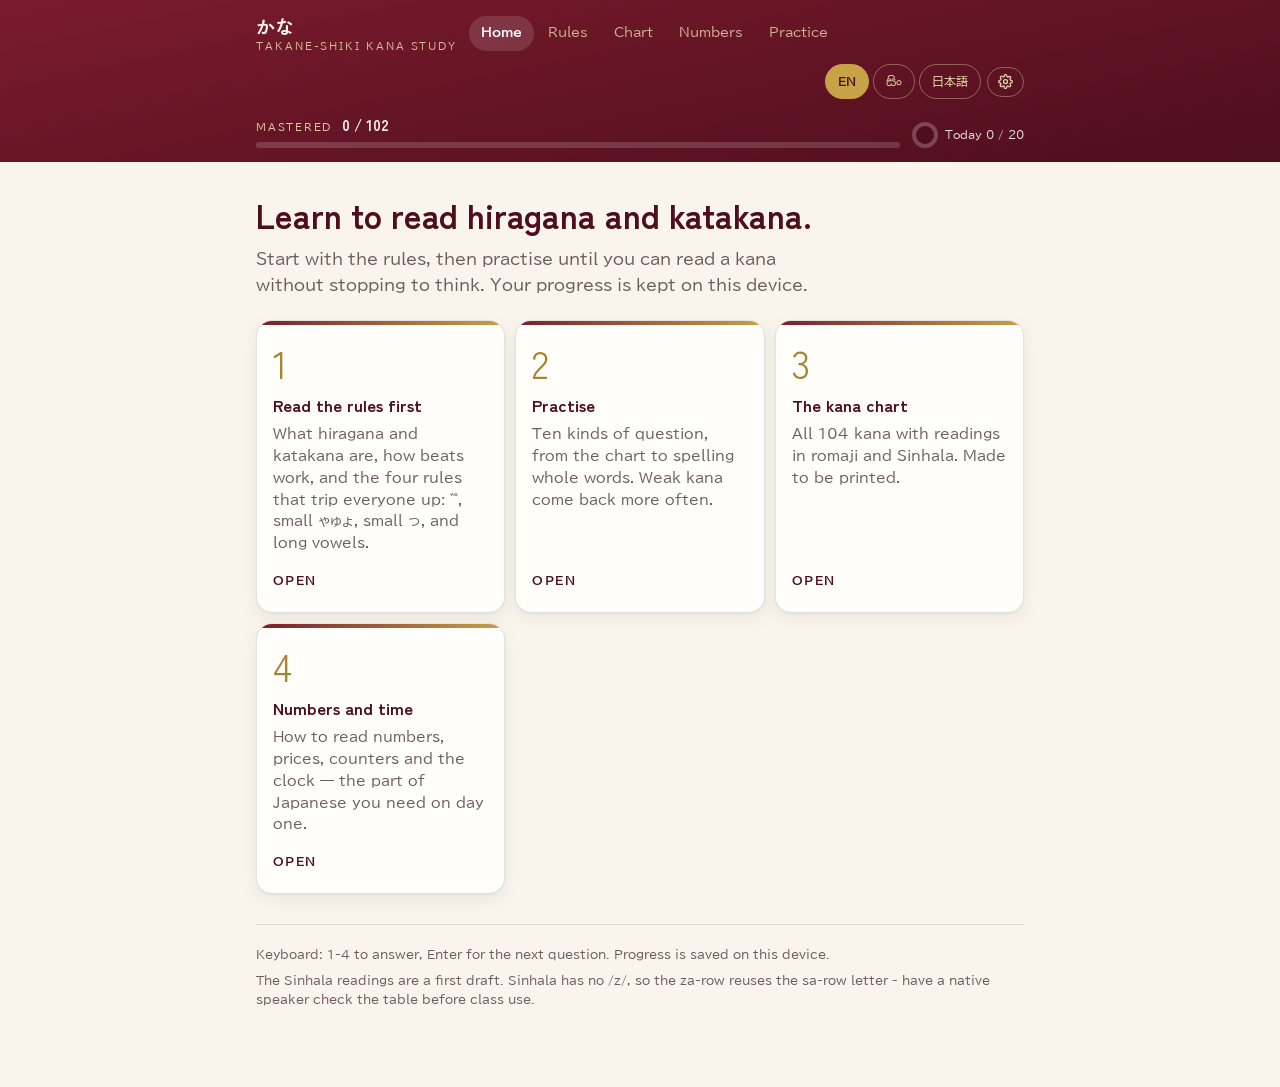
<file: index.html>
<!DOCTYPE html>
<html lang="en">
<head>
<meta charset="utf-8">
<meta name="viewport" content="width=device-width, initial-scale=1">
<meta name="description" content="Hiragana and katakana study site for Sinhala- and English-speaking learners of Japanese.">
<meta name="theme-color" content="#7A1B2E">
<title>かな学習 — TAKANE-SHIKI KANA STUDY</title>
<link rel="preconnect" href="https://fonts.googleapis.com">
<link rel="preconnect" href="https://fonts.gstatic.com" crossorigin>
<link href="https://fonts.googleapis.com/css2?family=BIZ+UDPGothic:wght@400;700&family=Noto+Sans+Sinhala:wght@400;600&family=Zen+Kaku+Gothic+New:wght@500;700&display=swap" rel="stylesheet">
<link rel="stylesheet" href="style.css">
</head>
<body>

<header>
  <div class="hbar">
    <a class="mark" href="index.html">かな<small>Takane-shiki Kana Study</small></a>
    <nav class="nav">
      <a href="index.html" data-nav data-t="navHome" class="si-swap">Home</a>
      <a href="guide.html" data-nav data-t="navGuide" class="si-swap">Rules</a>
      <a href="chart.html" data-nav data-t="navChart" class="si-swap">Chart</a>
      <a href="numbers.html" data-nav data-t="navNumbers" class="si-swap">Numbers</a>
      <a href="drill.html" data-nav data-t="navDrill" class="si-swap">Practice</a>
    </nav>
    <div class="langs" id="langs" role="group" aria-label="Language">
      <button type="button" data-lang="en" aria-pressed="true">EN</button>
      <button type="button" data-lang="si" class="si" aria-pressed="false">සිං</button>
      <button type="button" data-lang="ja" aria-pressed="false">日本語</button>
    </div>
  </div>
  <div class="mastery">
    <div class="mbarwrap">
      <div class="mrow">
        <span id="mLabel" data-t="mastery" class="si-swap">Mastered</span>
        <b id="mCount">0 / 102</b>
        <span class="days" id="mDays"></span>
      </div>
      <div class="mbar"><i id="mFill" style="width:0"></i></div>
    </div>
    <div class="goal" id="goal"><span class="ring"></span><span class="txt"></span></div>
  </div>
</header>

<div class="wrap">
  <div class="hero">
    <h1 data-t="homeLead" class="si-swap">Learn to read hiragana and katakana.</h1>
    <p data-t="homeSub" class="si-swap"></p>
  </div>

  <div class="cards">
    <a class="hcard" href="guide.html">
      <div class="n">1</div>
      <h2 data-t="cGuideT" class="si-swap"></h2>
      <p data-t="cGuideD" class="si-swap"></p>
      <span class="go" data-t="goto"></span>
    </a>
    <a class="hcard" href="drill.html">
      <div class="n">2</div>
      <h2 data-t="cDrillT" class="si-swap"></h2>
      <p data-t="cDrillD" class="si-swap"></p>
      <span class="go" data-t="goto"></span>
    </a>
    <a class="hcard" href="chart.html">
      <div class="n">3</div>
      <h2 data-t="cChartT" class="si-swap"></h2>
      <p data-t="cChartD" class="si-swap"></p>
      <span class="go" data-t="goto"></span>
    </a>
    <a class="hcard" href="numbers.html">
      <div class="n">4</div>
      <h2 data-t="cNumT" class="si-swap"></h2>
      <p data-t="cNumD" class="si-swap"></p>
      <span class="go" data-t="goto"></span>
    </a>
  </div>

  <footer>
    <p id="f1" data-t="footKeys" class="si-swap"></p>
    <p id="f2" data-t="footSinhala" class="si-swap"></p>
  </footer>
</div>

<script>
window.__i18nFallback={
  en:"Could not load the site data. If you opened this file directly from disk, run a local server (python3 -m http.server) or use offline.html.",
  ja:"サイトデータを よみこめませんでした。ファイルを ちょくせつ ひらいた ばあいは ローカルサーバー（python3 -m http.server）を つかうか、offline.html を ひらいて ください。",
  si:"අඩවි දත්ත පූරණය කළ නොහැක. ගොනුව කෙලින්ම විවෘත කළා නම්, local server එකක් (python3 -m http.server) හෝ offline.html භාවිතා කරන්න."
};
</script>
<script src="site.js"></script>
<script src="home.js"></script>
</body>
</html>
</file>
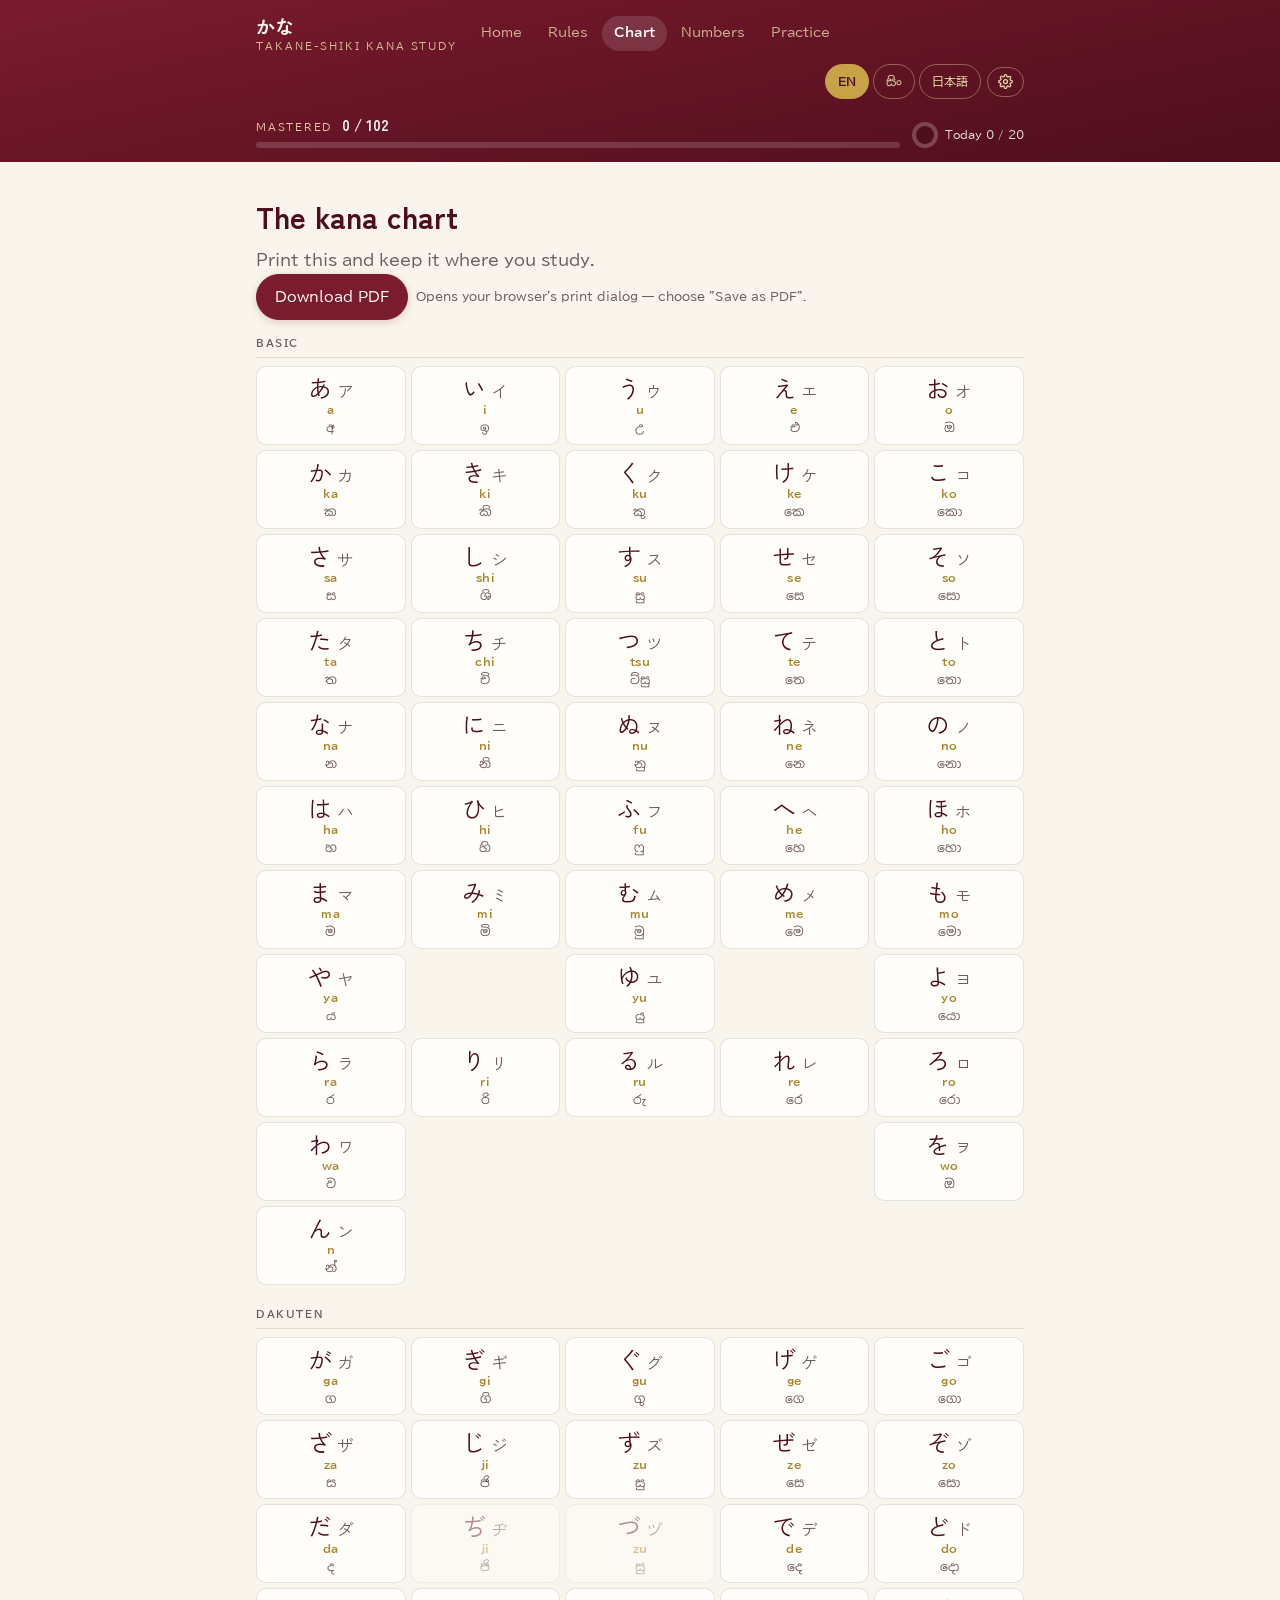
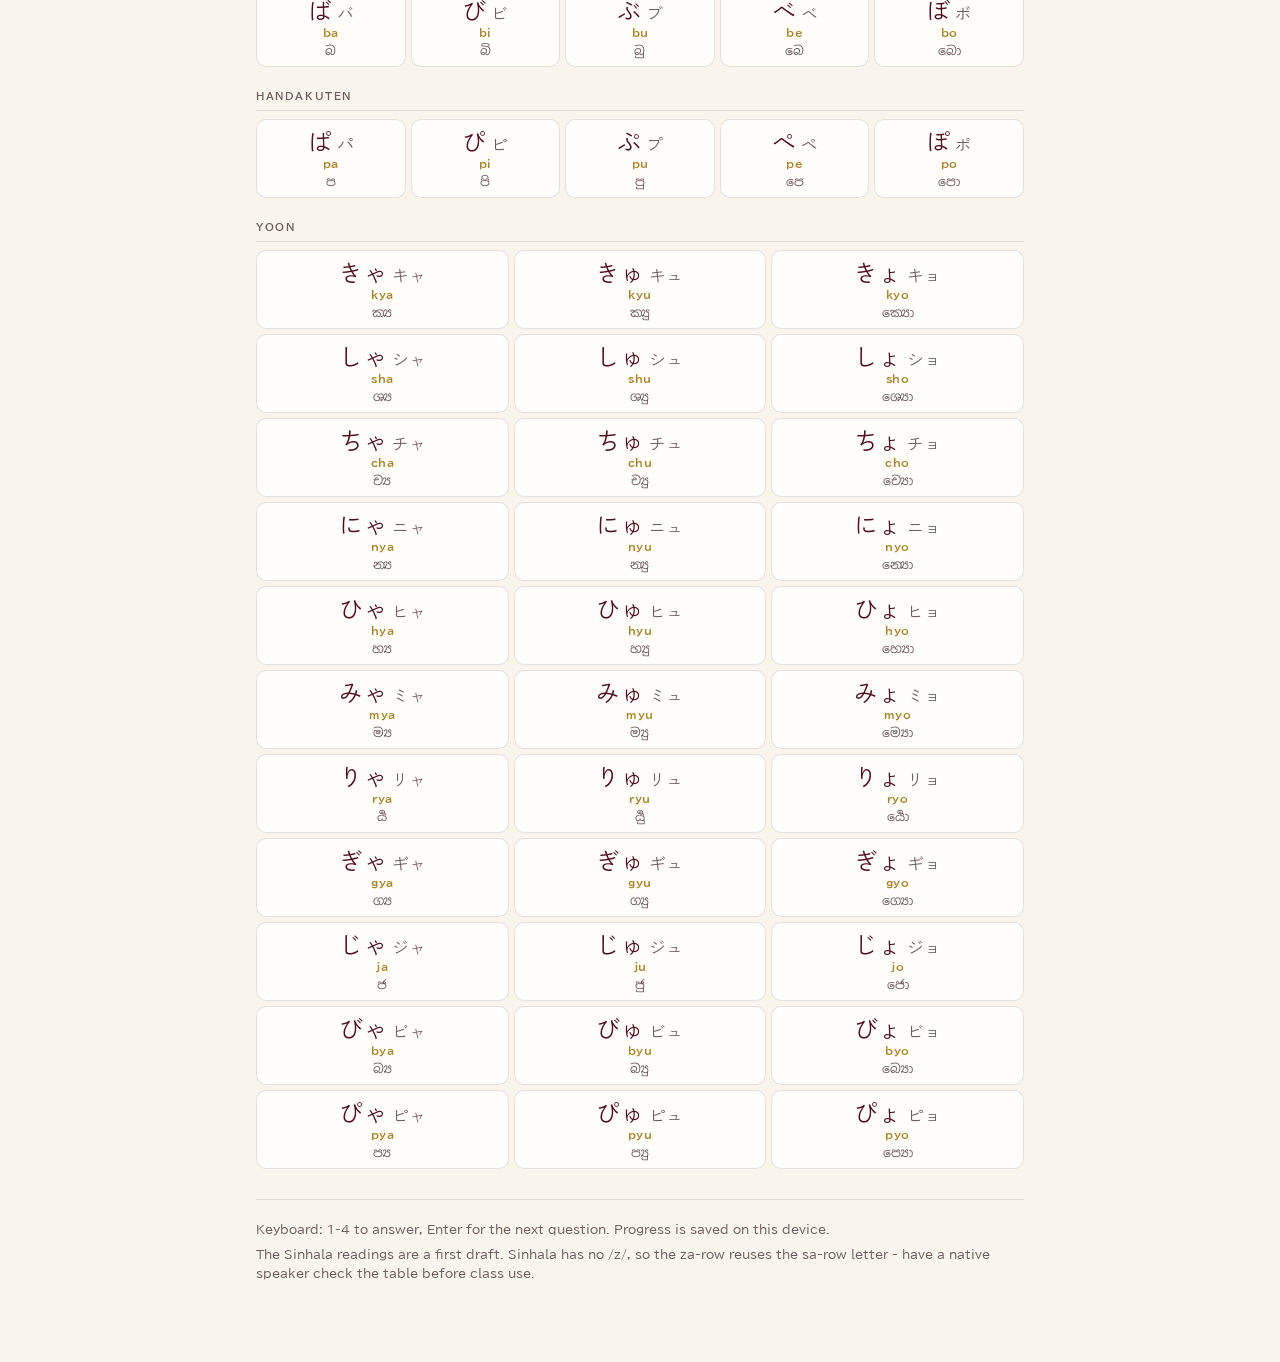
<file: chart.html>
<!DOCTYPE html>
<html lang="en">
<head>
<meta charset="utf-8">
<meta name="viewport" content="width=device-width, initial-scale=1">
<meta name="description" content="Hiragana and katakana study site for Sinhala- and English-speaking learners of Japanese.">
<meta name="theme-color" content="#7A1B2E">
<title>かな表 — TAKANE-SHIKI KANA STUDY</title>
<link rel="preconnect" href="https://fonts.googleapis.com">
<link rel="preconnect" href="https://fonts.gstatic.com" crossorigin>
<link href="https://fonts.googleapis.com/css2?family=BIZ+UDPGothic:wght@400;700&family=Noto+Sans+Sinhala:wght@400;600&family=Zen+Kaku+Gothic+New:wght@500;700&display=swap" rel="stylesheet">
<link rel="stylesheet" href="style.css">
</head>
<body>

<header>
  <div class="hbar">
    <a class="mark" href="index.html">かな<small>Takane-shiki Kana Study</small></a>
    <nav class="nav">
      <a href="index.html" data-nav data-t="navHome" class="si-swap">Home</a>
      <a href="guide.html" data-nav data-t="navGuide" class="si-swap">Rules</a>
      <a href="chart.html" data-nav data-t="navChart" class="si-swap">Chart</a>
      <a href="numbers.html" data-nav data-t="navNumbers" class="si-swap">Numbers</a>
      <a href="drill.html" data-nav data-t="navDrill" class="si-swap">Practice</a>
    </nav>
    <div class="langs" id="langs" role="group" aria-label="Language">
      <button type="button" data-lang="en" aria-pressed="true">EN</button>
      <button type="button" data-lang="si" class="si" aria-pressed="false">සිං</button>
      <button type="button" data-lang="ja" aria-pressed="false">日本語</button>
    </div>
  </div>
  <div class="mastery">
    <div class="mbarwrap">
      <div class="mrow">
        <span id="mLabel" data-t="mastery" class="si-swap">Mastered</span>
        <b id="mCount">0 / 102</b>
        <span class="days" id="mDays"></span>
      </div>
      <div class="mbar"><i id="mFill" style="width:0"></i></div>
    </div>
    <div class="goal" id="goal"><span class="ring"></span><span class="txt"></span></div>
  </div>
</header>

<div class="wrap">
  <p class="printonly printfoot" style="font-size:8pt;color:#666;margin:0 0 4mm;letter-spacing:.1em" data-t="printFoot"></p>
  <div class="pagehead">
    <h1 data-t="cChartT" class="si-swap"></h1>
    <p data-t="chartLead" class="si-swap"></p>
    <p class="rowbtns"><button class="ghost" id="printBtn" data-t="pdfBtn"></button>
      <span class="printhint" data-t="printHint"></span></p>
  </div>
  <div id="chartBody"></div>

  <footer>
    <p id="f1" data-t="footKeys" class="si-swap"></p>
    <p id="f2" data-t="footSinhala" class="si-swap"></p>
  </footer>
</div>

<script>
window.__i18nFallback={
  en:"Could not load the site data. If you opened this file directly from disk, run a local server (python3 -m http.server) or use offline.html.",
  ja:"サイトデータを よみこめませんでした。ファイルを ちょくせつ ひらいた ばあいは ローカルサーバー（python3 -m http.server）を つかうか、offline.html を ひらいて ください。",
  si:"අඩවි දත්ත පූරණය කළ නොහැක. ගොනුව කෙලින්ම විවෘත කළා නම්, local server එකක් (python3 -m http.server) හෝ offline.html භාවිතා කරන්න."
};
</script>
<script src="site.js"></script>
<script src="guide.js"></script>
</body>
</html>
</file>
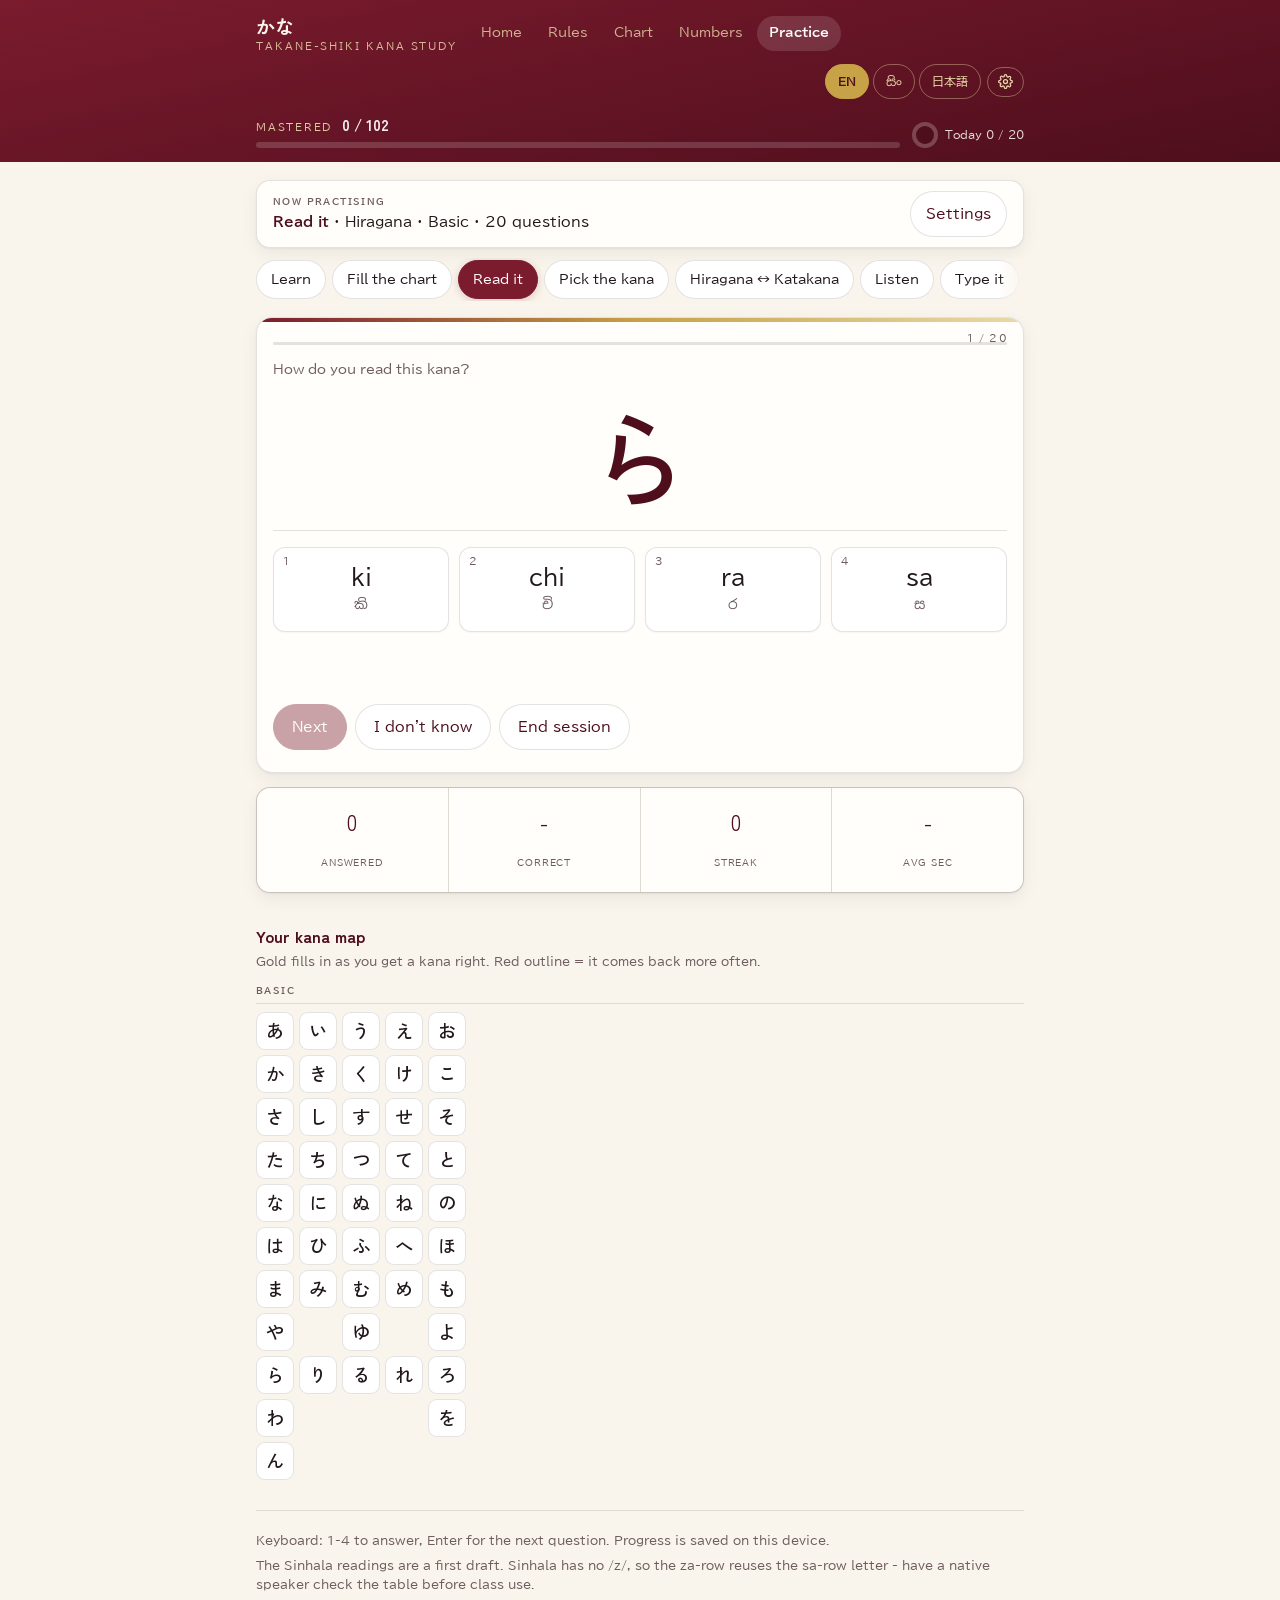
<file: drill.html>
<!DOCTYPE html>
<html lang="en">
<head>
<meta charset="utf-8">
<meta name="viewport" content="width=device-width, initial-scale=1">
<meta name="description" content="Hiragana and katakana study site for Sinhala- and English-speaking learners of Japanese.">
<meta name="theme-color" content="#7A1B2E">
<title>れんしゅう — TAKANE-SHIKI KANA DRILL</title>
<link rel="preconnect" href="https://fonts.googleapis.com">
<link rel="preconnect" href="https://fonts.gstatic.com" crossorigin>
<link href="https://fonts.googleapis.com/css2?family=BIZ+UDPGothic:wght@400;700&family=Noto+Sans+Sinhala:wght@400;600&family=Zen+Kaku+Gothic+New:wght@500;700&display=swap" rel="stylesheet">
<link rel="stylesheet" href="style.css">
</head>
<body>

<header>
  <div class="hbar">
    <a class="mark" href="index.html">かな<small>Takane-shiki Kana Study</small></a>
    <nav class="nav">
      <a href="index.html" data-nav data-t="navHome" class="si-swap">Home</a>
      <a href="guide.html" data-nav data-t="navGuide" class="si-swap">Rules</a>
      <a href="chart.html" data-nav data-t="navChart" class="si-swap">Chart</a>
      <a href="numbers.html" data-nav data-t="navNumbers" class="si-swap">Numbers</a>
      <a href="drill.html" data-nav data-t="navDrill" class="si-swap">Practice</a>
    </nav>
    <div class="langs" id="langs" role="group" aria-label="Language">
      <button type="button" data-lang="en" aria-pressed="true">EN</button>
      <button type="button" data-lang="si" class="si" aria-pressed="false">සිං</button>
      <button type="button" data-lang="ja" aria-pressed="false">日本語</button>
    </div>
  </div>
  <div class="mastery">
    <div class="mbarwrap">
      <div class="mrow">
        <span id="mLabel" data-t="mastery" class="si-swap">Mastered</span>
        <b id="mCount">0 / 102</b>
        <span class="days" id="mDays"></span>
      </div>
      <div class="mbar"><i id="mFill" style="width:0"></i></div>
    </div>
    <div class="goal" id="goal"><span class="ring"></span><span class="txt"></span></div>
  </div>
</header>

<div class="wrap">
  <div class="nowbar">
    <div class="grow">
      <span class="lbl si-swap" data-t="nowPlaying"></span>
      <div class="val" id="nowVal"></div>
    </div>
    <button class="ghost alt" id="openSettings" data-t="change"></button>
  </div>
  <div class="modebar"><div class="lane" id="modeChips"></div></div>

  <div class="card" id="card"><p style="padding:20px 4px" data-t="loading">Loading…</p></div>

  <div class="score" id="scoreBox">
    <div><div class="n" id="sAsked">0</div><div class="l" data-t="sAsked">Answered</div></div>
    <div><div class="n" id="sRate">-</div><div class="l" data-t="sRate">Correct</div></div>
    <div><div class="n" id="sStreak">0</div><div class="l" data-t="sStreak">Streak</div></div>
    <div><div class="n" id="sSpeed">-</div><div class="l" data-t="sSpeed">Avg sec</div></div>
  </div>

  <div class="map">
    <h2 id="mapH" data-t="mapTitle" class="si-swap">Your kana map</h2>
    <p class="note si-swap" id="mapN" data-t="mapNote"></p>
    <div id="mapBody"></div>
  </div>

  <footer>
    <p id="f1" data-t="footKeys" class="si-swap"></p>
    <p id="f2" data-t="footSinhala" class="si-swap"></p>
  </footer>
</div>

<script>
window.__i18nFallback={
  en:"Could not load the site data. If you opened this file directly from disk, run a local server (python3 -m http.server) or use offline.html.",
  ja:"サイトデータを よみこめませんでした。ファイルを ちょくせつ ひらいた ばあいは ローカルサーバー（python3 -m http.server）を つかうか、offline.html を ひらいて ください。",
  si:"අඩවි දත්ත පූරණය කළ නොහැක. ගොනුව කෙලින්ම විවෘත කළා නම්, local server එකක් (python3 -m http.server) හෝ offline.html භාවිතා කරන්න."
};
</script>
<script src="site.js"></script>
<script src="app.js"></script>
</body>
</html>
</file>
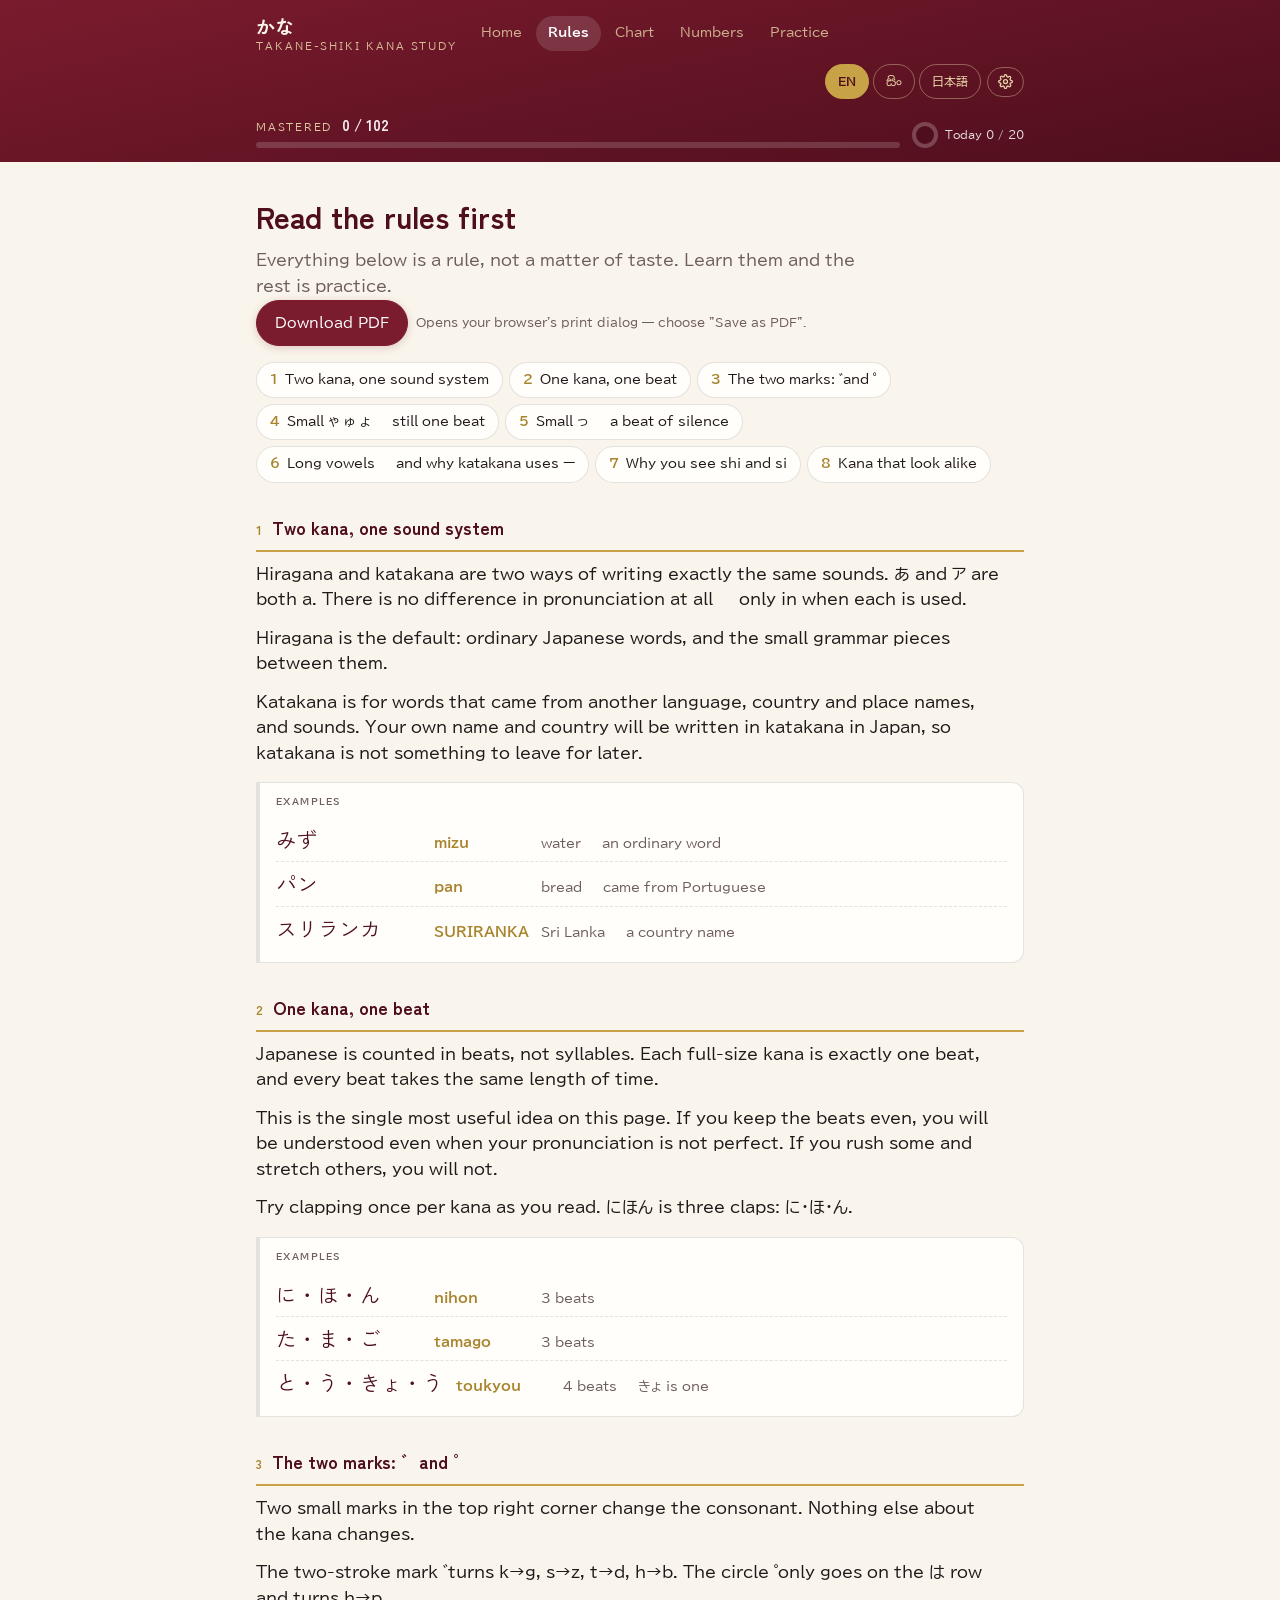
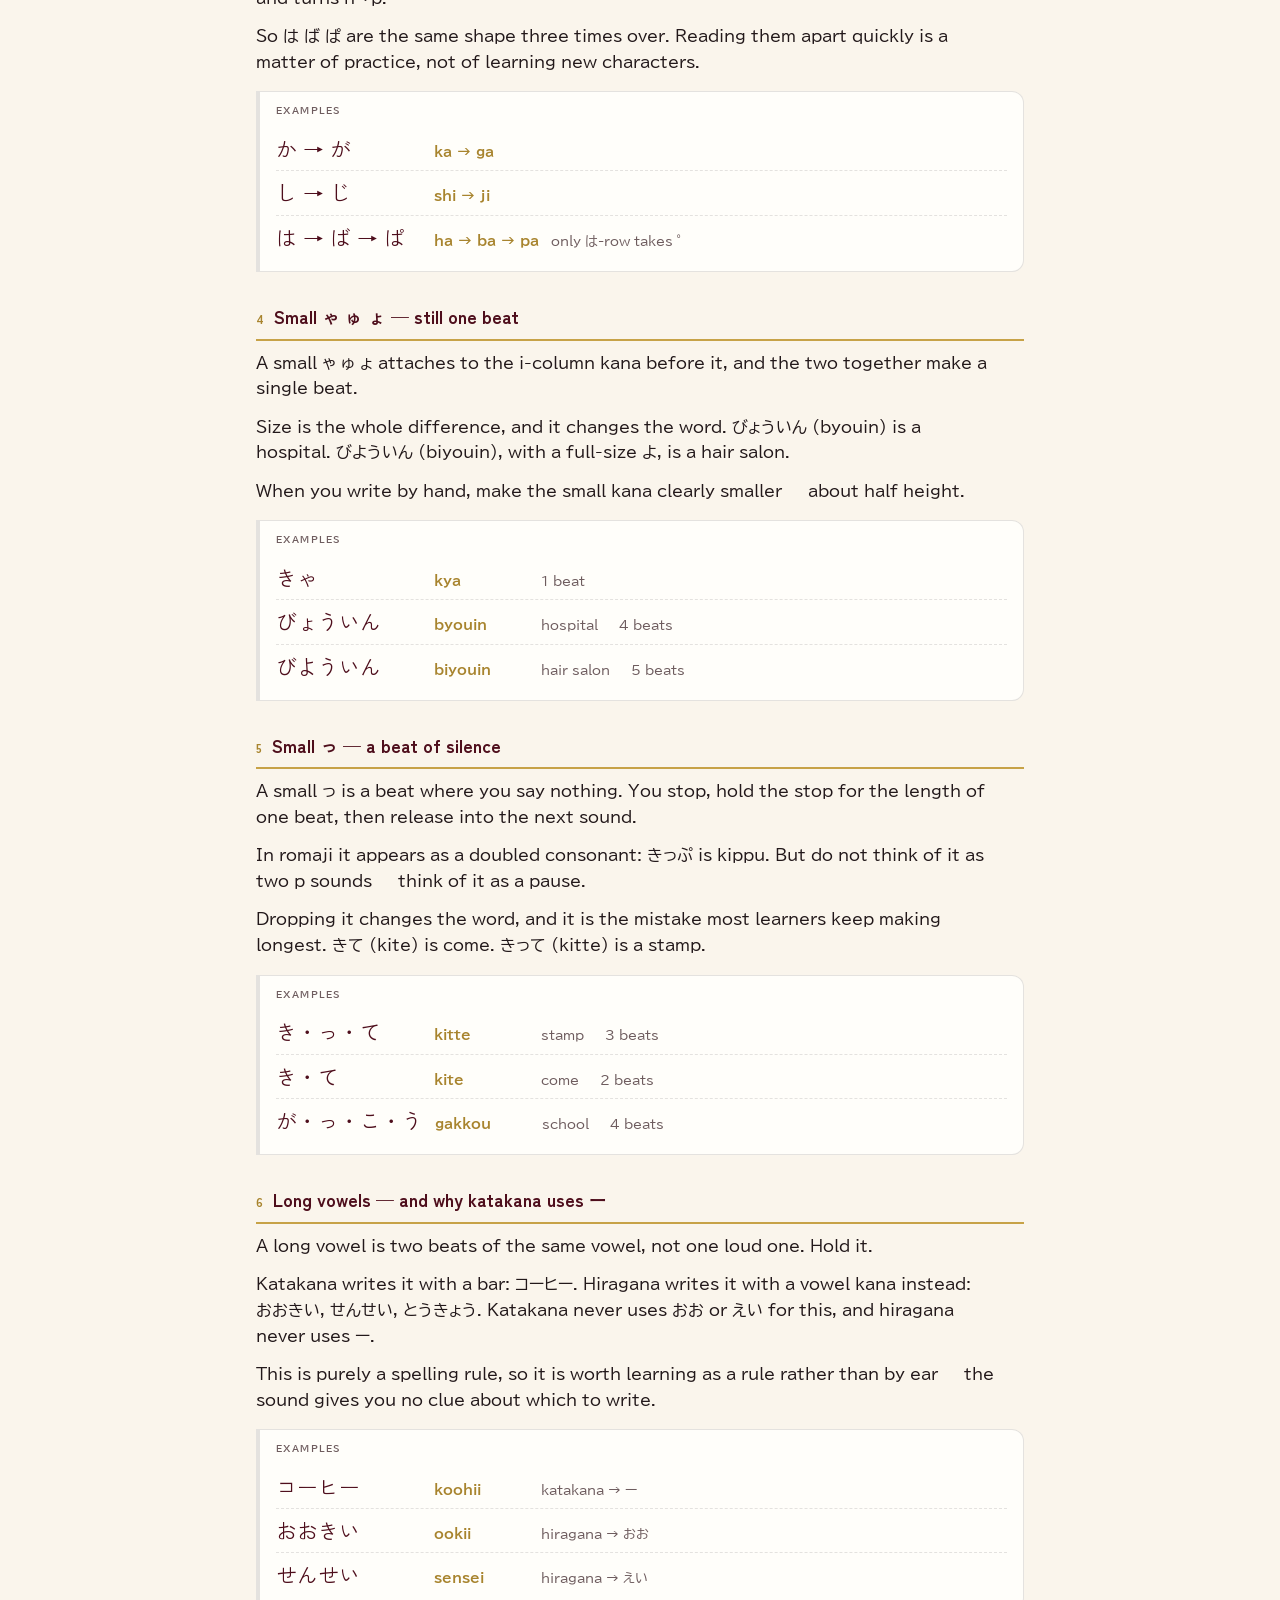
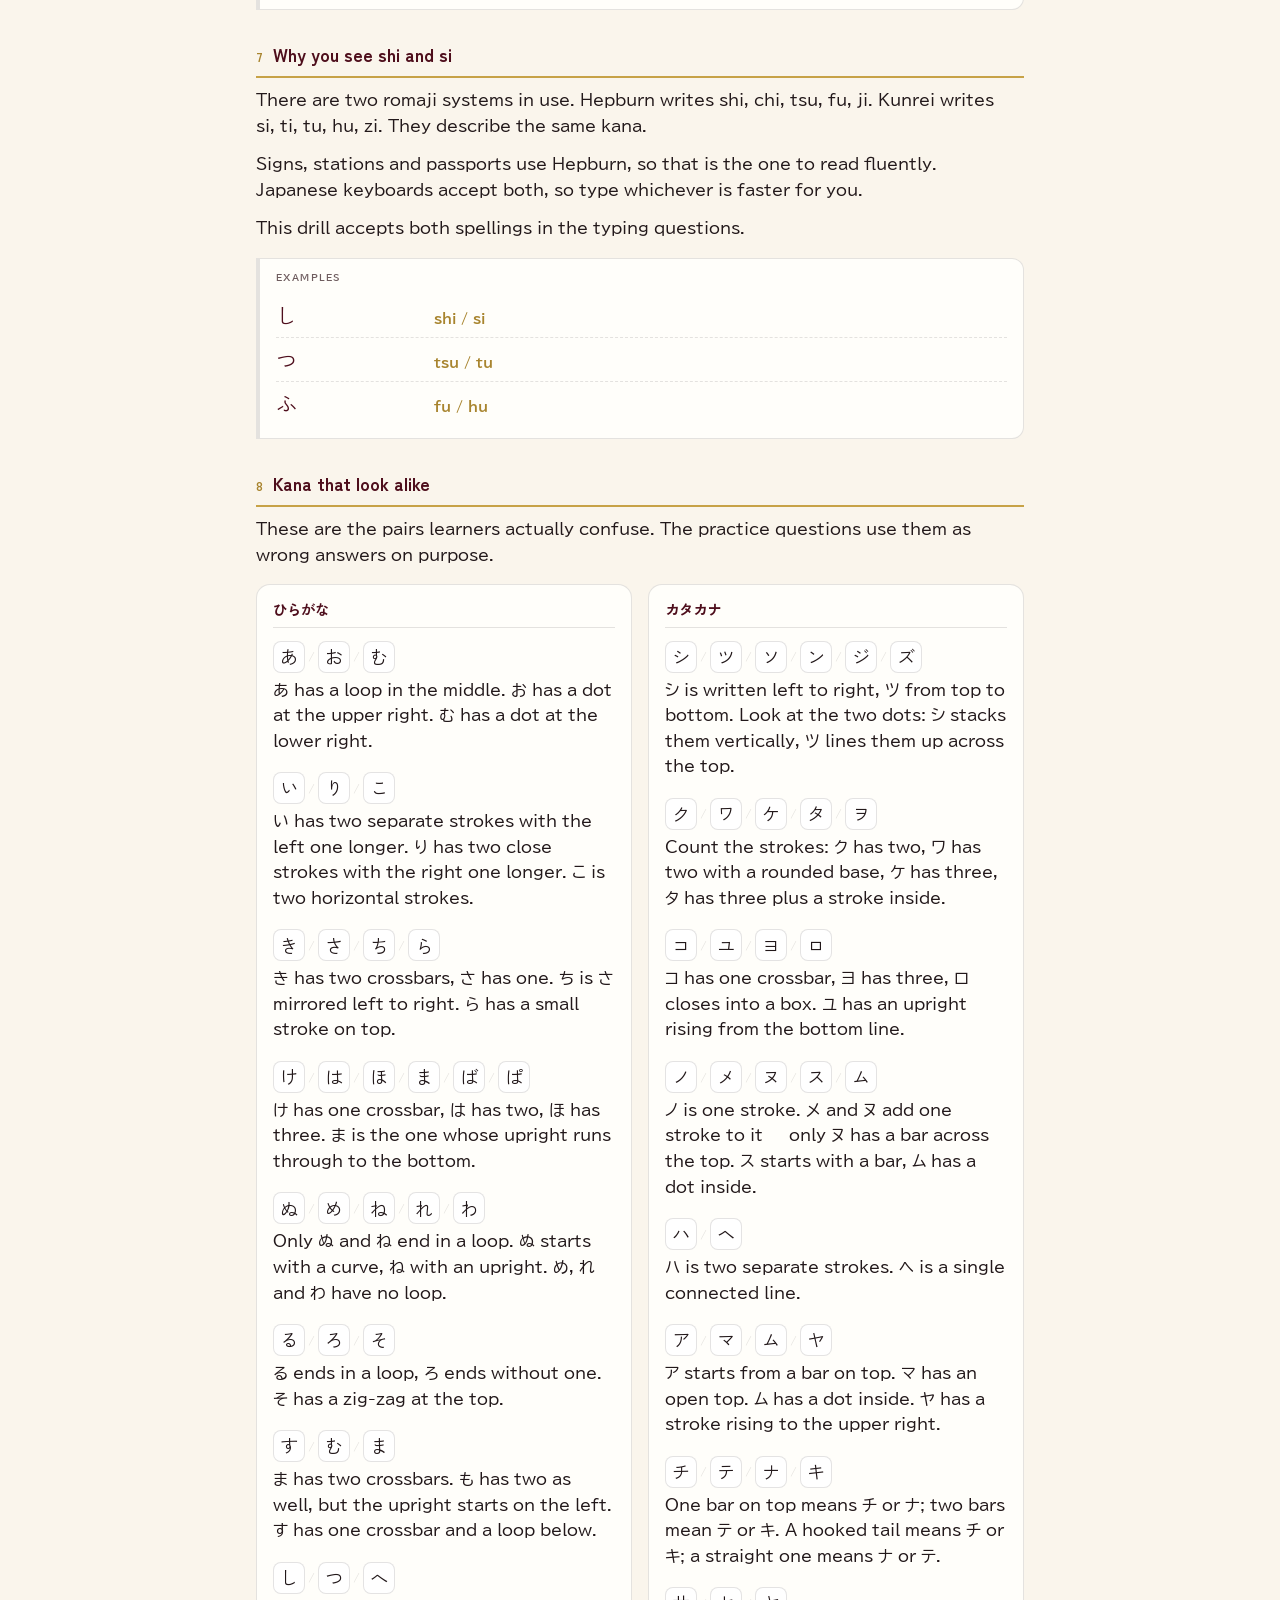
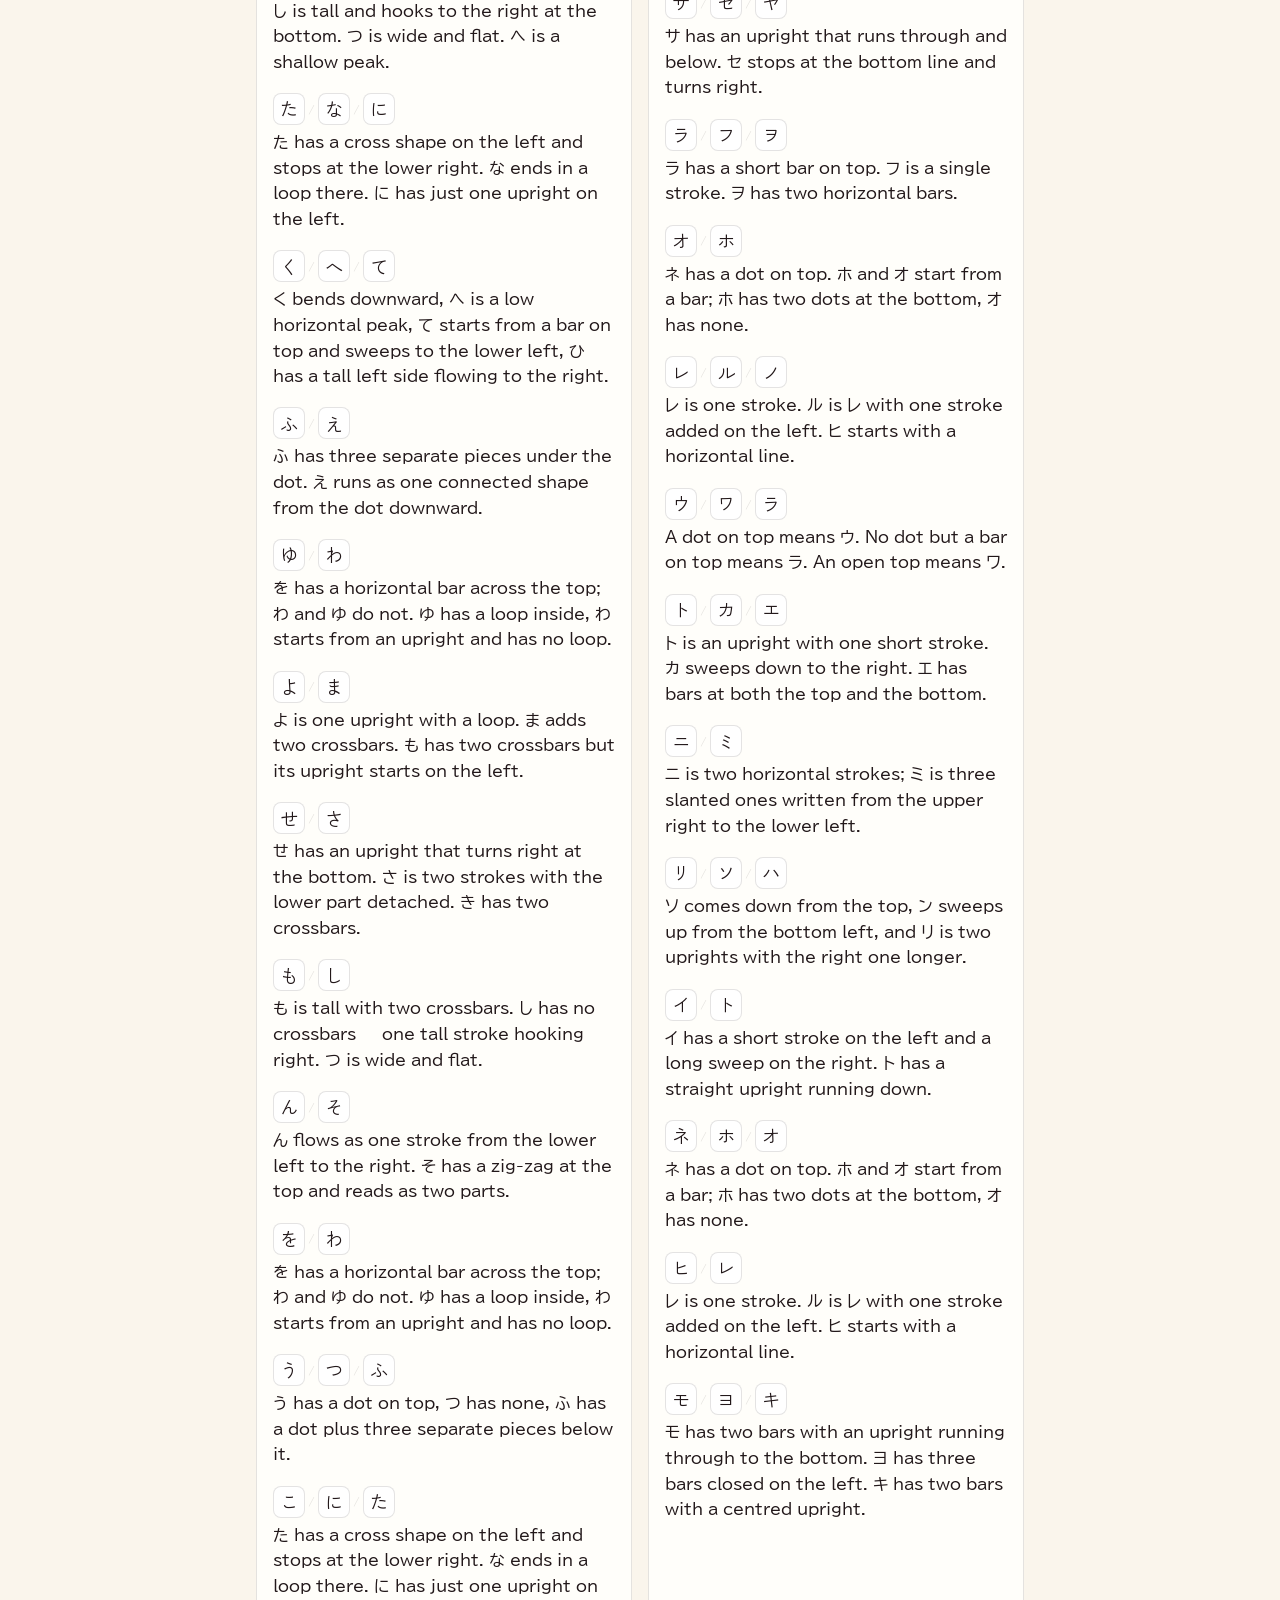
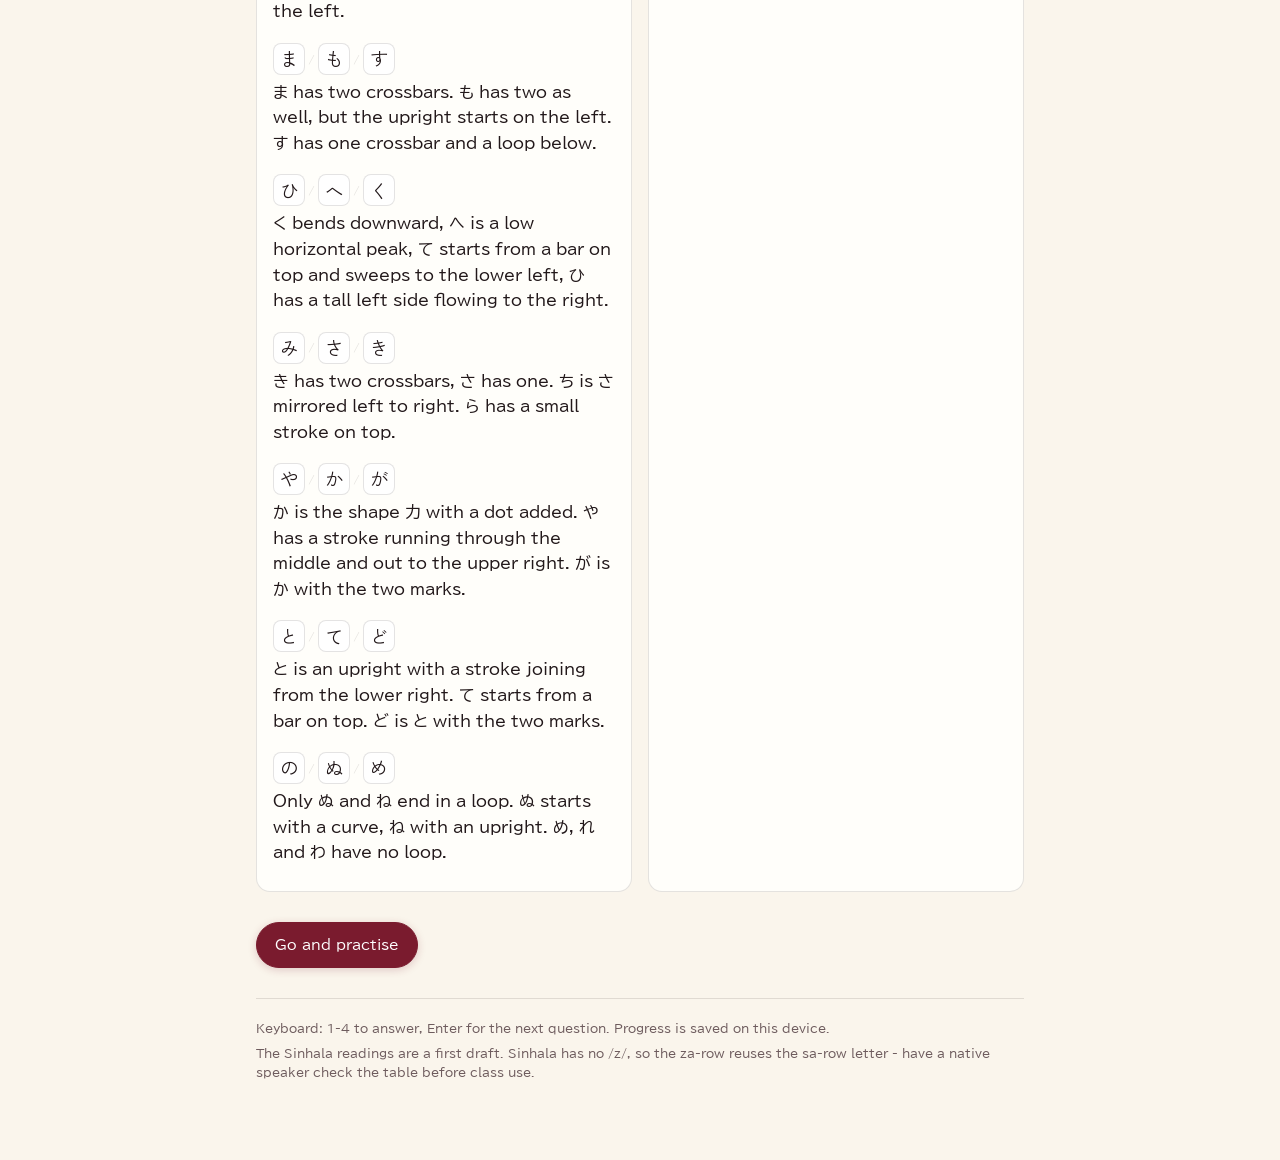
<file: guide.html>
<!DOCTYPE html>
<html lang="en">
<head>
<meta charset="utf-8">
<meta name="viewport" content="width=device-width, initial-scale=1">
<meta name="description" content="Hiragana and katakana study site for Sinhala- and English-speaking learners of Japanese.">
<meta name="theme-color" content="#7A1B2E">
<title>かなの ルール — TAKANE-SHIKI KANA STUDY</title>
<link rel="preconnect" href="https://fonts.googleapis.com">
<link rel="preconnect" href="https://fonts.gstatic.com" crossorigin>
<link href="https://fonts.googleapis.com/css2?family=BIZ+UDPGothic:wght@400;700&family=Noto+Sans+Sinhala:wght@400;600&family=Zen+Kaku+Gothic+New:wght@500;700&display=swap" rel="stylesheet">
<link rel="stylesheet" href="style.css">
</head>
<body>

<header>
  <div class="hbar">
    <a class="mark" href="index.html">かな<small>Takane-shiki Kana Study</small></a>
    <nav class="nav">
      <a href="index.html" data-nav data-t="navHome" class="si-swap">Home</a>
      <a href="guide.html" data-nav data-t="navGuide" class="si-swap">Rules</a>
      <a href="chart.html" data-nav data-t="navChart" class="si-swap">Chart</a>
      <a href="numbers.html" data-nav data-t="navNumbers" class="si-swap">Numbers</a>
      <a href="drill.html" data-nav data-t="navDrill" class="si-swap">Practice</a>
    </nav>
    <div class="langs" id="langs" role="group" aria-label="Language">
      <button type="button" data-lang="en" aria-pressed="true">EN</button>
      <button type="button" data-lang="si" class="si" aria-pressed="false">සිං</button>
      <button type="button" data-lang="ja" aria-pressed="false">日本語</button>
    </div>
  </div>
  <div class="mastery">
    <div class="mbarwrap">
      <div class="mrow">
        <span id="mLabel" data-t="mastery" class="si-swap">Mastered</span>
        <b id="mCount">0 / 102</b>
        <span class="days" id="mDays"></span>
      </div>
      <div class="mbar"><i id="mFill" style="width:0"></i></div>
    </div>
    <div class="goal" id="goal"><span class="ring"></span><span class="txt"></span></div>
  </div>
</header>

<div class="wrap">
  <p class="printonly printfoot" style="font-size:8pt;color:#666;margin:0 0 4mm;letter-spacing:.1em" data-t="printFoot"></p>
  <div class="pagehead">
    <h1 data-t="cGuideT" class="si-swap"></h1>
    <p data-t="guideLead" class="si-swap"></p>
    <p class="rowbtns"><button class="ghost" id="printBtn" data-t="pdfBtn"></button>
      <span class="printhint" data-t="printHint"></span></p>
  </div>
  <div id="guideBody"></div>

  <footer>
    <p id="f1" data-t="footKeys" class="si-swap"></p>
    <p id="f2" data-t="footSinhala" class="si-swap"></p>
  </footer>
</div>

<script>
window.__i18nFallback={
  en:"Could not load the site data. If you opened this file directly from disk, run a local server (python3 -m http.server) or use offline.html.",
  ja:"サイトデータを よみこめませんでした。ファイルを ちょくせつ ひらいた ばあいは ローカルサーバー（python3 -m http.server）を つかうか、offline.html を ひらいて ください。",
  si:"අඩවි දත්ත පූරණය කළ නොහැක. ගොනුව කෙලින්ම විවෘත කළා නම්, local server එකක් (python3 -m http.server) හෝ offline.html භාවිතා කරන්න."
};
</script>
<script src="site.js"></script>
<script src="guide.js"></script>
</body>
</html>
</file>
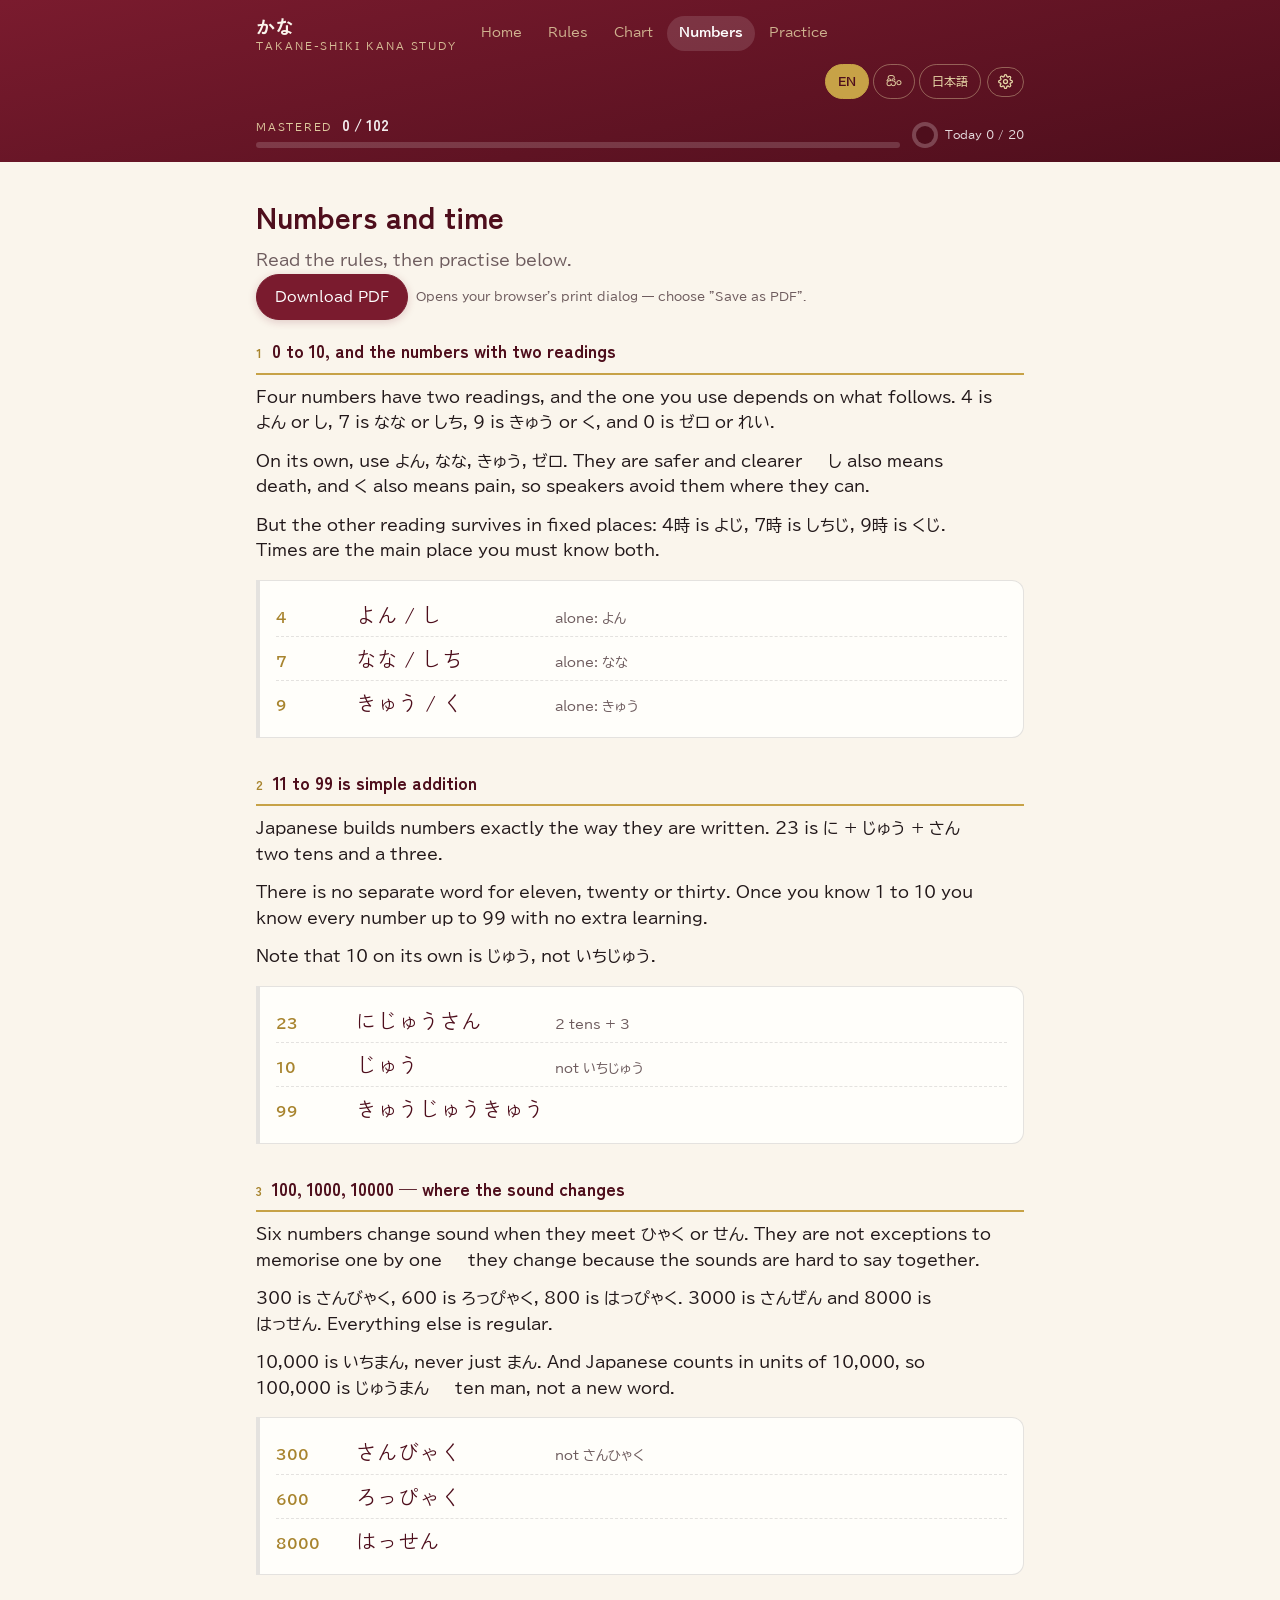
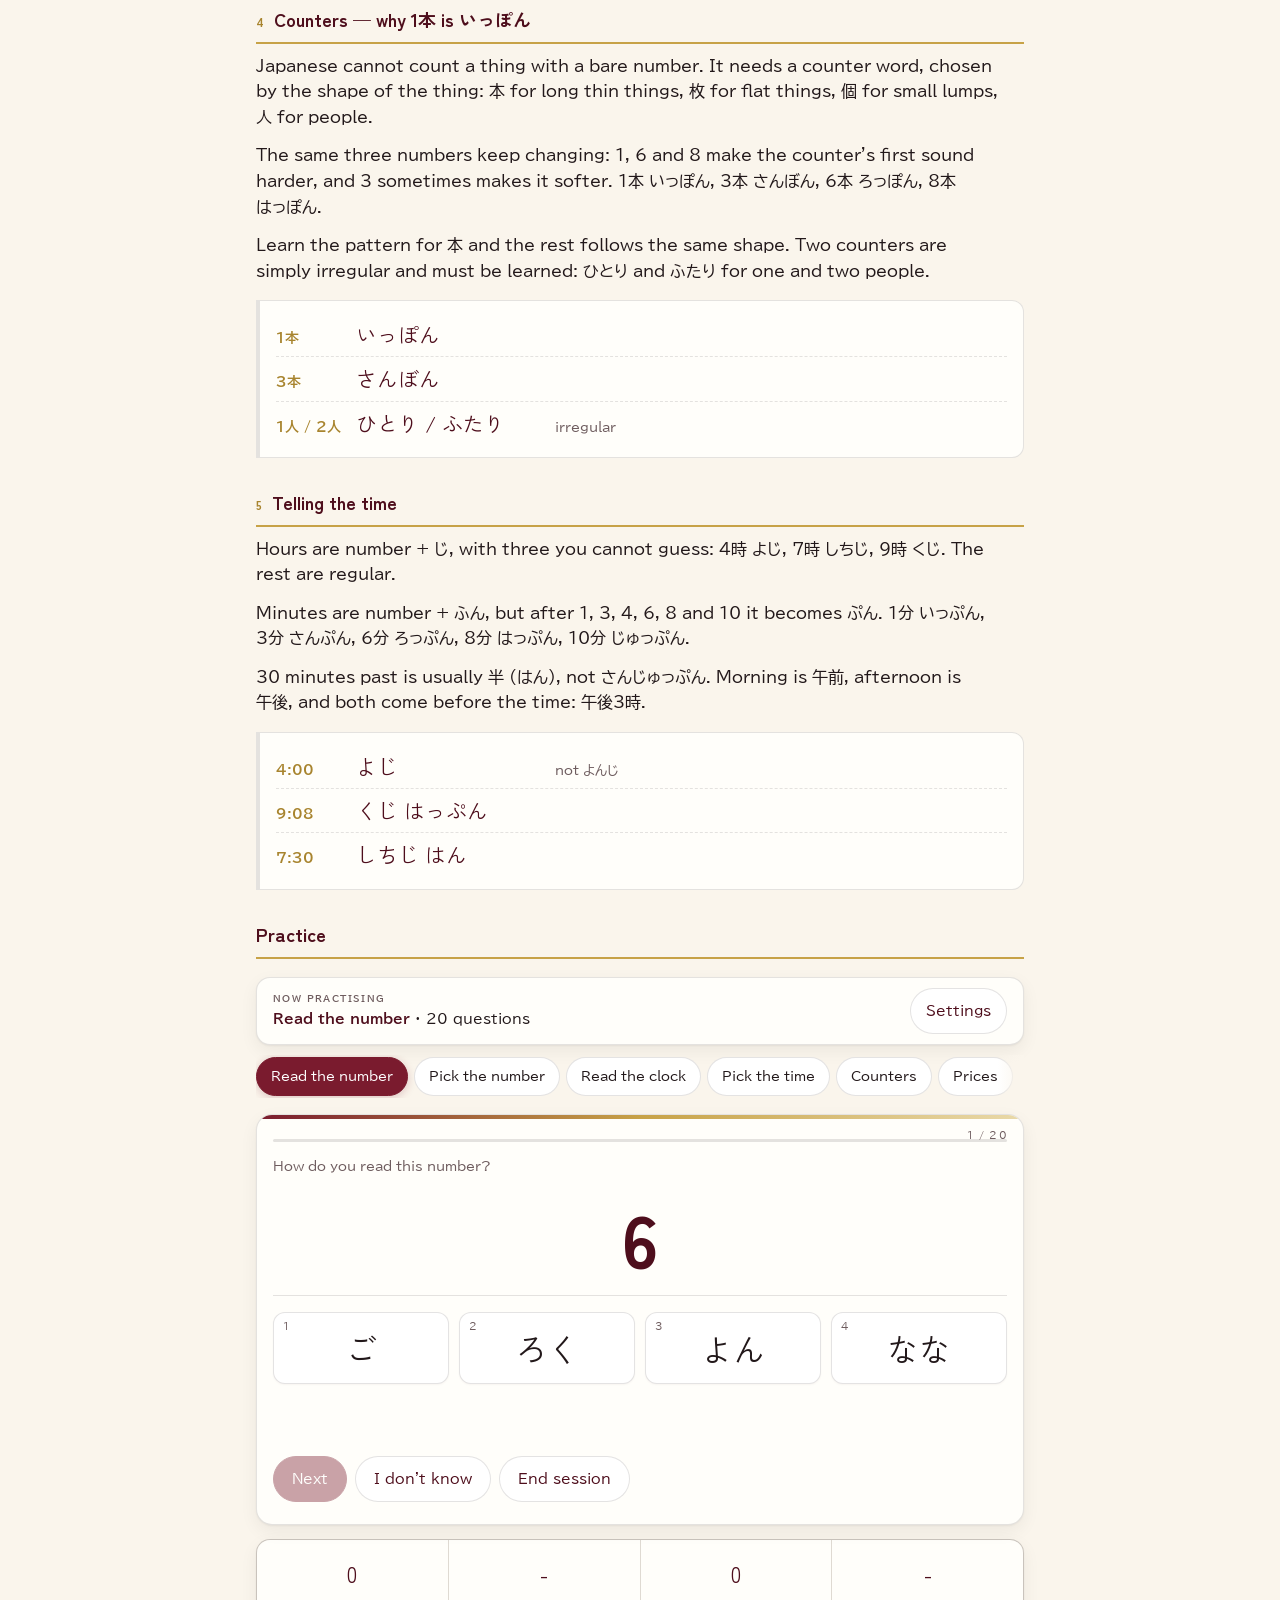
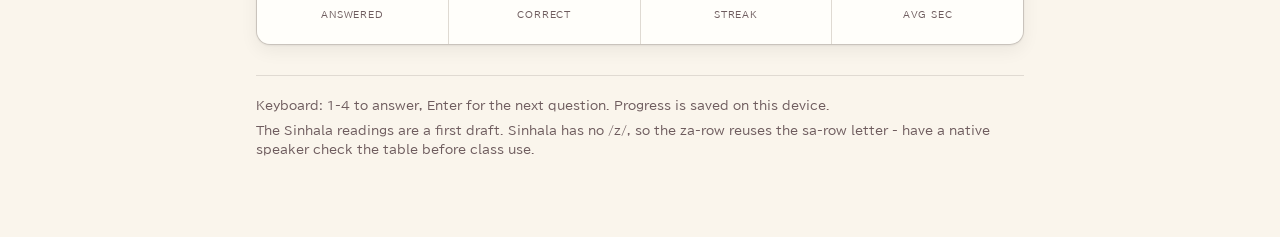
<file: numbers.html>
<!DOCTYPE html>
<html lang="en">
<head>
<meta charset="utf-8">
<meta name="viewport" content="width=device-width, initial-scale=1">
<meta name="description" content="Hiragana and katakana study site for Sinhala- and English-speaking learners of Japanese.">
<meta name="theme-color" content="#7A1B2E">
<title>すうじと 時こく — TAKANE-SHIKI KANA STUDY</title>
<link rel="preconnect" href="https://fonts.googleapis.com">
<link rel="preconnect" href="https://fonts.gstatic.com" crossorigin>
<link href="https://fonts.googleapis.com/css2?family=BIZ+UDPGothic:wght@400;700&family=Noto+Sans+Sinhala:wght@400;600&family=Zen+Kaku+Gothic+New:wght@500;700&display=swap" rel="stylesheet">
<link rel="stylesheet" href="style.css">
</head>
<body>

<header>
  <div class="hbar">
    <a class="mark" href="index.html">かな<small>Takane-shiki Kana Study</small></a>
    <nav class="nav">
      <a href="index.html" data-nav data-t="navHome" class="si-swap">Home</a>
      <a href="guide.html" data-nav data-t="navGuide" class="si-swap">Rules</a>
      <a href="chart.html" data-nav data-t="navChart" class="si-swap">Chart</a>
      <a href="numbers.html" data-nav data-t="navNumbers" class="si-swap">Numbers</a>
      <a href="drill.html" data-nav data-t="navDrill" class="si-swap">Practice</a>
    </nav>
    <div class="langs" id="langs" role="group" aria-label="Language">
      <button type="button" data-lang="en" aria-pressed="true">EN</button>
      <button type="button" data-lang="si" class="si" aria-pressed="false">සිං</button>
      <button type="button" data-lang="ja" aria-pressed="false">日本語</button>
    </div>
  </div>
  <div class="mastery">
    <div class="mbarwrap">
      <div class="mrow">
        <span id="mLabel" data-t="mastery" class="si-swap">Mastered</span>
        <b id="mCount">0 / 102</b>
        <span class="days" id="mDays"></span>
      </div>
      <div class="mbar"><i id="mFill" style="width:0"></i></div>
    </div>
    <div class="goal" id="goal"><span class="ring"></span><span class="txt"></span></div>
  </div>
</header>

<div class="wrap">
  <p class="printonly printfoot" style="font-size:8pt;color:#666;margin:0 0 4mm;letter-spacing:.1em" data-t="printFoot"></p>
  <div class="pagehead">
    <h1 data-t="cNumT" class="si-swap"></h1>
    <p data-t="numLead" class="si-swap"></p>
    <p class="rowbtns"><button class="ghost" id="printBtn" data-t="pdfBtn"></button>
      <span class="printhint" data-t="printHint"></span></p>
  </div>

  <div id="numGuide"></div>

  <div class="numsec">
    <h2 data-t="navDrill" class="si-swap"></h2>

    <div class="nowbar">
      <div class="grow">
        <span class="lbl si-swap" data-t="nowPlaying"></span>
        <div class="val" id="numNow"></div>
      </div>
      <button class="ghost alt" id="numSettings" data-t="change"></button>
    </div>
    <div class="modebar"><div class="lane" id="numModes"></div></div>

    <div class="card" id="numCard"><p style="padding:20px 4px" data-t="loading">Loading…</p></div>

    <div class="score">
      <div><div class="n" id="nAsked">0</div><div class="l" data-t="sAsked">Answered</div></div>
      <div><div class="n" id="nRate">-</div><div class="l" data-t="sRate">Correct</div></div>
      <div><div class="n" id="nStreak">0</div><div class="l" data-t="sStreak">Streak</div></div>
      <div><div class="n" id="nSpeed">-</div><div class="l" data-t="sSpeed">Avg sec</div></div>
    </div>
  </div>

  <footer>
    <p id="f1" data-t="footKeys" class="si-swap"></p>
    <p id="f2" data-t="footSinhala" class="si-swap"></p>
  </footer>
</div>

<script>
window.__i18nFallback={
  en:"Could not load the site data. If you opened this file directly from disk, run a local server (python3 -m http.server) or use offline.html.",
  ja:"サイトデータを よみこめませんでした。ファイルを ちょくせつ ひらいた ばあいは ローカルサーバー（python3 -m http.server）を つかうか、offline.html を ひらいて ください。",
  si:"අඩවි දත්ත පූරණය කළ නොහැක. ගොනුව කෙලින්ම විවෘත කළා නම්, local server එකක් (python3 -m http.server) හෝ offline.html භාවිතා කරන්න."
};
</script>
<script src="site.js"></script>
<script src="numbers.js"></script>
</body>
</html>
</file>
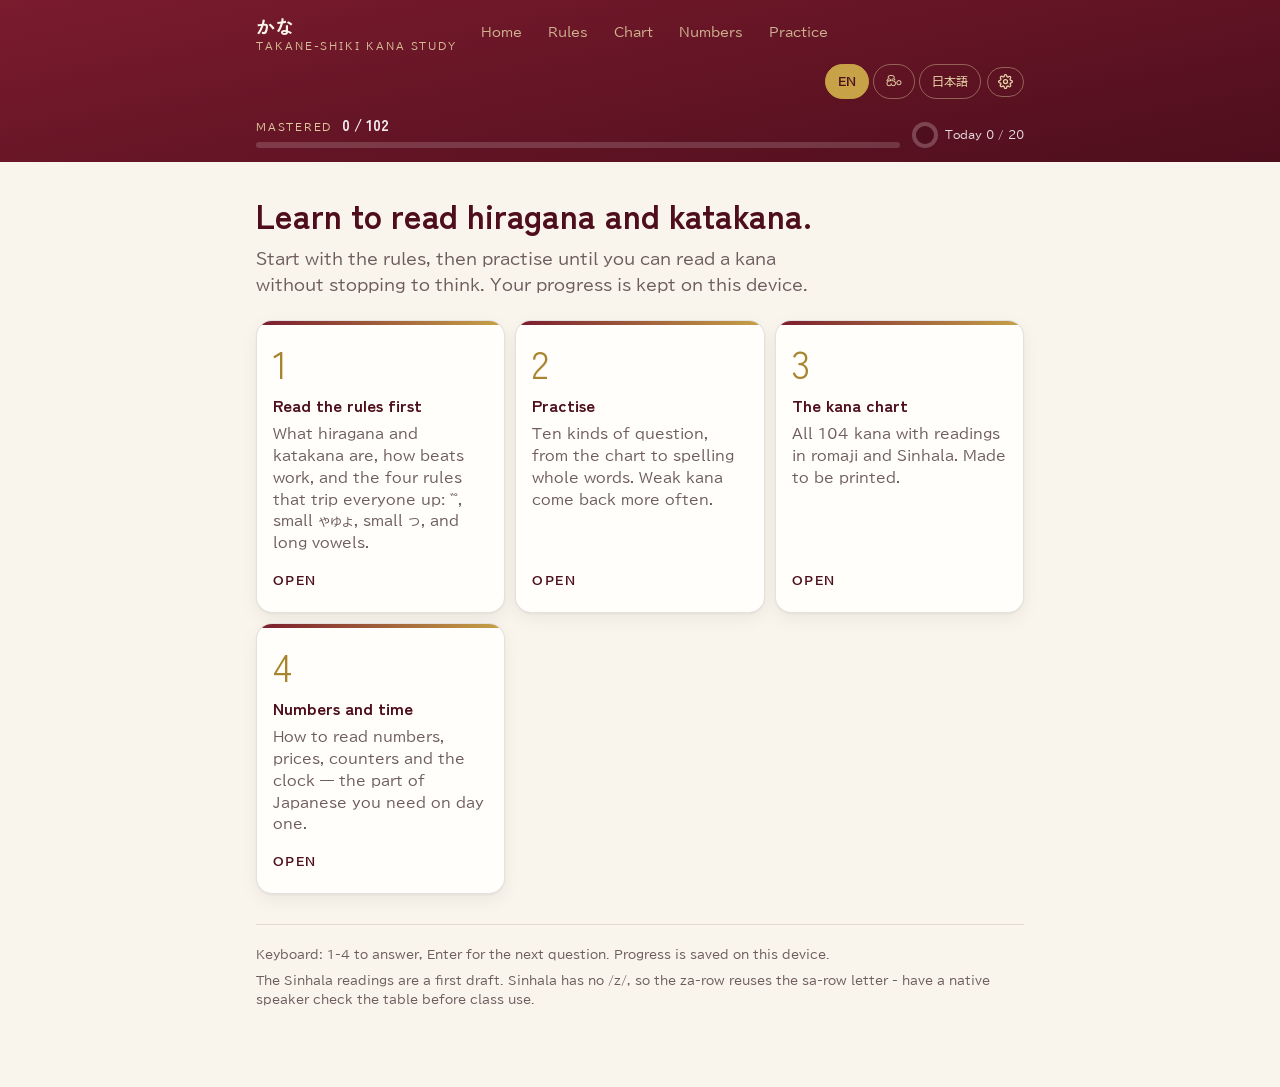
<file: offline.html>
<!DOCTYPE html>
<html lang="en">
<head>
<meta charset="utf-8">
<meta name="viewport" content="width=device-width, initial-scale=1">
<meta name="description" content="Hiragana and katakana study site for Sinhala- and English-speaking learners of Japanese.">
<meta name="theme-color" content="#7A1B2E">
<title>かな学習 — TAKANE-SHIKI KANA STUDY</title>
<link rel="preconnect" href="https://fonts.googleapis.com">
<link rel="preconnect" href="https://fonts.gstatic.com" crossorigin>
<link href="https://fonts.googleapis.com/css2?family=BIZ+UDPGothic:wght@400;700&family=Noto+Sans+Sinhala:wght@400;600&family=Zen+Kaku+Gothic+New:wght@500;700&display=swap" rel="stylesheet">
<style>
/* ==========================================================================
   TAKANE-SHIKI KANA DRILL — stylesheet
   Identity: maroon + gold, shared with the printed materials.
   Fonts: BIZ UDPGothic (body) / Zen Kaku Gothic New (kana display).
   ========================================================================== */

/* --------------------------------------------------------------------------
   Colour: one accent family + a shared neutral base. Switching theme swaps
   four variables; switching brightness swaps the base. Everything else in the
   sheet reads from these, so no rule needs to know which theme is active.
   -------------------------------------------------------------------------- */
:root{
  /* default family — えんじ */
  --accent:#7A1B2E; --accent-deep:#4E0E1C; --accent-dk:#B8536A;
  --gold:#C7A247; --gold-lt:#E9D9A9; --gold-dp:#A8842E;

  --maroon:var(--accent); --maroon-deep:var(--accent-deep); --maroon-ink:var(--accent-deep);
  --paper:#FAF5EC; --card:#FFFEFA; --field:#FFFFFF;
  --ink:#22181A; --ink-soft:#6E5C5E;
  --rule:rgba(34,24,26,.12); --rule-2:rgba(34,24,26,.07);
  --ok:#2F6E4E; --ok-bg:#EEF6F1; --ok-tag:#DFF0E7;
  --ng:#A3283C; --ng-bg:#FCF0F2; --ng-tag:#F7DFE4;
  --glow:rgba(199,162,71,.16);
  --shadow:0 1px 2px rgba(20,10,14,.05),0 6px 18px rgba(20,10,14,.06);

  --jp-disp:"Zen Kaku Gothic New","BIZ UDPGothic","Hiragino Sans","Noto Sans Symbols 2","Segoe UI Symbol","Apple Symbols",sans-serif;
  --ui:"BIZ UDPGothic","Hiragino Sans","Yu Gothic UI",system-ui,-apple-system,"Noto Sans Symbols 2","Segoe UI Symbol","Apple Symbols",sans-serif;
  --si:"Noto Sans Sinhala","Iskoola Pota",sans-serif;

  --s1:6px; --s2:10px; --s3:16px; --s4:22px; --s5:30px;
  --tap:46px;
  --gs:1;            /* glyph scale, driven by the text-size setting */
}

html[data-theme="ai"]{
  --accent:#1F3B63; --accent-deep:#101F36; --accent-dk:#6E96C9;
  --gold:#C7A247; --gold-lt:#E6D5A4; --gold-dp:#9E7C29;
  --glow:rgba(110,150,201,.16);
}
html[data-theme="matcha"]{
  --accent:#2F5D46; --accent-deep:#16301F; --accent-dk:#6FB58F;
  --gold:#C79B3E; --gold-lt:#E7D6A6; --gold-dp:#9A7526;
  --glow:rgba(111,181,143,.15);
}
html[data-theme="sumi"]{
  --accent:#2A2A2C; --accent-deep:#141416; --accent-dk:#B9B9BE;
  --gold:#B08635; --gold-lt:#E0CFA4; --gold-dp:#8A6A25;
  --glow:rgba(0,0,0,.07);
}

/* Dark base — one neutral shell, whichever family is on. */
html[data-scheme="dark"]{
  --maroon:var(--accent-dk); --maroon-deep:#0F0C0E; --maroon-ink:#F2E9E6;
  --paper:#161215; --card:#1E191C; --field:#241E22;
  --ink:#F2E9E6; --ink-soft:#AC9EA2;
  --rule:rgba(242,233,230,.14); --rule-2:rgba(242,233,230,.07);
  --ok:#6FC79A; --ok-bg:#16281F; --ok-tag:#1D3A2B;
  --ng:#E88497; --ng-bg:#2C171C; --ng-tag:#3D1F26;
  --glow:rgba(199,162,71,.09);
  --shadow:0 1px 2px rgba(0,0,0,.3),0 6px 18px rgba(0,0,0,.28);
}
@media (prefers-color-scheme:dark){
  html[data-scheme="auto"]{
    --maroon:var(--accent-dk); --maroon-deep:#0F0C0E; --maroon-ink:#F2E9E6;
    --paper:#161215; --card:#1E191C; --field:#241E22;
    --ink:#F2E9E6; --ink-soft:#AC9EA2;
    --rule:rgba(242,233,230,.14); --rule-2:rgba(242,233,230,.07);
    --ok:#6FC79A; --ok-bg:#16281F; --ok-tag:#1D3A2B;
    --ng:#E88497; --ng-bg:#2C171C; --ng-tag:#3D1F26;
    --glow:rgba(199,162,71,.09);
    --shadow:0 1px 2px rgba(0,0,0,.3),0 6px 18px rgba(0,0,0,.28);
  }
}

/* Text size. Glyphs use clamp(), which ignores root font-size, so they get
   an explicit multiplier instead. */
html[data-size="l"]{font-size:110%; --gs:1.06;}
html[data-size="xl"]{font-size:122%; --gs:1.12;}

*{box-sizing:border-box}
html,body{margin:0;padding:0}
body{
  background:radial-gradient(1100px 460px at 50% -160px,var(--glow),transparent 70%),var(--paper);
  color:var(--ink);font-family:var(--ui);line-height:1.6;
  -webkit-text-size-adjust:100%;
}
button{font:inherit;color:inherit}
/* Sinhala inline inside an English or Japanese page */
.si{font-family:var(--si);font-size:1.04em;line-height:1.7}
/* Whole page in Sinhala: set it once at the root so no element can be missed.
   Kana keeps its own font because every kana rule names --jp-disp explicitly. */
html[lang="si"]{--ui:"Noto Sans Sinhala","Iskoola Pota","BIZ UDPGothic","Hiragino Sans",system-ui,"Noto Sans Symbols 2","Segoe UI Symbol","Apple Symbols",sans-serif}
html[lang="si"] body{line-height:1.8}
html[lang="si"] .flabel,html[lang="si"] .l,html[lang="si"] .mrow,
html[lang="si"] .csec h2,html[lang="si"] .mapset h3{letter-spacing:.04em}
.wrap{max-width:800px;margin:0 auto;padding:0 var(--s3) 72px}
.sr{position:absolute;width:1px;height:1px;overflow:hidden;clip:rect(0 0 0 0);white-space:nowrap}

/* ---------- header ---------- */
header{background:linear-gradient(168deg,var(--accent) 0%,var(--accent-deep) 100%);color:#FAF5EC}
.hbar{max-width:800px;margin:0 auto;padding:15px var(--s3) 13px;display:flex;align-items:center;
  gap:12px;flex-wrap:wrap}
.mark{font-family:var(--jp-disp);font-weight:700;font-size:1.18rem;line-height:1.2}
.mark small{display:block;font-family:var(--ui);font-weight:400;font-size:.6rem;letter-spacing:.2em;
  text-transform:uppercase;color:var(--gold-lt);margin-top:3px;opacity:.85}
.tools{display:flex;gap:6px;align-items:center;margin-left:auto}
.langs{display:flex;gap:4px}
@media (max-width:430px){.mark small{display:none}}
.langs button{font-size:.78rem;padding:6px 12px;border-radius:999px;cursor:pointer;
  background:transparent;color:var(--gold-lt);border:1px solid rgba(233,217,169,.4)}
.langs button[aria-pressed="true"]{background:var(--gold);color:var(--accent-deep);border-color:var(--gold);font-weight:700}

.mastery{max-width:800px;margin:0 auto;padding:0 var(--s3) 14px;display:flex;align-items:flex-end;gap:0}
.mastery > div:first-child{flex:1;min-width:0}
.mbarwrap{flex:1;min-width:0}
.mrow{display:flex;align-items:baseline;gap:10px;font-size:.62rem;letter-spacing:.18em;
  text-transform:uppercase;color:var(--gold-lt);opacity:.92}
.mrow .days{margin-left:auto;letter-spacing:.06em;text-transform:none;font-size:.72rem;color:#fff;opacity:.75}
.mrow b{font-family:var(--jp-disp);font-size:.95rem;letter-spacing:0;color:#fff;
  font-variant-numeric:tabular-nums}
.mbar{height:6px;border-radius:99px;background:rgba(255,255,255,.16);overflow:hidden;margin-top:5px}
.mbar i{display:block;height:100%;border-radius:99px;
  background:linear-gradient(90deg,var(--gold-dp),var(--gold),var(--gold-lt))}

/* ---------- controls ---------- */
.setup{background:var(--card);border:1px solid var(--rule);border-radius:16px;padding:8px 0 10px;
  margin-top:18px;box-shadow:var(--shadow);overflow:hidden}
.field{display:flex;align-items:center;gap:var(--s1);padding:8px var(--s3)}
.field + .field{border-top:1px dashed var(--rule)}
.flabel{font-size:.58rem;letter-spacing:.15em;text-transform:uppercase;color:var(--ink-soft);
  min-width:88px;font-weight:700;flex:none}
/* one horizontal lane per row — 10 modes should not stack three deep on a phone */
.lane{display:flex;gap:var(--s1);overflow-x:auto;scrollbar-width:none;padding:2px 0;
  -webkit-overflow-scrolling:touch;scroll-snap-type:x proximity}
.lane::-webkit-scrollbar{display:none}
.chip{font-size:.82rem;padding:8px 14px;border-radius:999px;cursor:pointer;white-space:nowrap;
  border:1px solid var(--rule);background:var(--field);color:var(--ink);flex:none;scroll-snap-align:start}
.chip[aria-pressed="true"]{background:var(--maroon);color:#fff;border-color:var(--maroon);
  box-shadow:0 2px 8px rgba(122,27,46,.22)}
.chip:disabled{opacity:.3;cursor:not-allowed}
.chip.learn[aria-pressed="true"]{background:var(--gold);color:var(--accent-deep);border-color:var(--gold-dp)}
.chip:active{transform:translateY(1px)}
.chip:focus-visible,.langs button:focus-visible,.opt:focus-visible,.ghost:focus-visible,
.tile:focus-visible,.btile:focus-visible,.slot:focus-visible,#typed:focus-visible{
  outline:2px solid var(--gold-dp);outline-offset:2px}

/* ---------- question card ---------- */
.card{background:var(--card);border:1px solid var(--rule);border-radius:16px;margin-top:var(--s3);
  padding:var(--s4) var(--s3);position:relative;box-shadow:var(--shadow);overflow:hidden;min-height:240px}
.card::before{content:"";position:absolute;inset:0 0 auto 0;height:4px;
  background:linear-gradient(90deg,var(--maroon),var(--gold),var(--gold-lt))}
.corner{position:absolute;top:13px;right:15px;font-size:.6rem;letter-spacing:.14em;color:var(--ink-soft);
  text-transform:uppercase;font-variant-numeric:tabular-nums}
.bar{height:3px;background:var(--rule);border-radius:2px;margin:2px 0 14px;overflow:hidden}
.bar i{display:block;height:100%;background:var(--gold)}
.ask{font-size:.84rem;color:var(--ink-soft);margin:0 0 var(--s2);max-width:86%}
/* the Japanese on this site is 分かち書き — break at the spaces, not inside a word */
.ask,.hint,.sub,.expl .nt,.gsec p,.hero p,.pagehead p,.hcard p,.nowbar .val,.map p.note,footer p{
  word-break:keep-all;overflow-wrap:break-word}
.hint,.ask{text-wrap:balance}
.stage{text-align:center;padding:12px 4px var(--s4);border-bottom:1px solid var(--rule);margin-bottom:var(--s3)}
.glyph{font-family:var(--jp-disp);font-weight:500;line-height:1;font-size:calc(clamp(4.2rem,20vw,6.6rem)*var(--gs));
  color:var(--maroon-ink);letter-spacing:.02em}
.glyph.small{font-size:calc(clamp(2.4rem,10vw,3.2rem)*var(--gs))}
.reading{font-family:var(--jp-disp);font-size:calc(clamp(1.9rem,8vw,2.6rem)*var(--gs));color:var(--maroon-ink);letter-spacing:.04em}
.romacue{font-size:calc(clamp(1.5rem,6.4vw,2.2rem)*var(--gs));color:var(--maroon-ink);
  letter-spacing:.16em;font-weight:700;overflow-wrap:anywhere}
/* OTSUKARESAMA and friends do not fit a 360px screen at full size */
.romacue.long{font-size:calc(clamp(1.05rem,4.6vw,1.6rem)*var(--gs));letter-spacing:.1em}
.sub{margin-top:8px;font-size:1rem;color:var(--ink-soft)}

.opts{display:grid;grid-template-columns:repeat(2,minmax(0,1fr));gap:var(--s2)}
.opt{cursor:pointer;background:var(--field);border:1px solid var(--rule);border-radius:12px;
  padding:15px 8px;text-align:center;position:relative;min-height:var(--tap);
  box-shadow:0 1px 2px rgba(78,14,28,.04)}
.opt:active{transform:translateY(1px)}
.opt .num{position:absolute;top:6px;left:9px;font-size:.6rem;color:var(--ink-soft);font-variant-numeric:tabular-nums}
.opt .main{font-size:1.4rem;line-height:1.25;display:block}
.opt .main.kana{font-family:var(--jp-disp);font-size:2rem}
.opt .main.word{font-family:var(--jp-disp);font-size:1.45rem}
.opt .si{display:block;font-size:.86rem;color:var(--ink-soft);margin-top:2px;min-height:1.1em}
.opt[data-state="ok"]{border-color:var(--ok);background:var(--ok-bg);box-shadow:inset 0 0 0 1px var(--ok)}
.opt[data-state="ng"]{border-color:var(--ng);background:var(--ng-bg)}
.opt:disabled{cursor:default}

/* ---------- gojuon fill ---------- */
.seq{display:flex;flex-wrap:wrap;gap:var(--s1);justify-content:center}
.cell{width:clamp(42px,11vw,58px);height:clamp(42px,11vw,58px);border-radius:10px;
  border:1px solid var(--rule);background:var(--field);display:flex;align-items:center;
  justify-content:center;font-family:var(--jp-disp);font-size:clamp(1.3rem,5vw,1.8rem)}
.cell.gap{border:none;background:transparent}
.cell.blank{border:2px dashed var(--maroon);background:var(--ng-bg);color:var(--maroon)}

/* ---------- spell ---------- */
.slots{display:flex;flex-wrap:wrap;gap:var(--s1);justify-content:center;min-height:62px}
.slot{width:clamp(44px,11.5vw,58px);height:clamp(44px,11.5vw,58px);border-radius:10px;
  border:2px dashed var(--rule);background:var(--field);display:flex;align-items:center;
  justify-content:center;font-family:var(--jp-disp);font-size:clamp(1.4rem,5.5vw,1.9rem);
  color:var(--maroon-ink)}
.slot.on{border-style:solid;border-color:var(--gold-dp);cursor:pointer}
.slot.ok{border-style:solid;border-color:var(--ok);background:var(--ok-bg);color:var(--ok)}
.slot.ng{border-style:solid;border-color:var(--ng);background:var(--ng-bg);color:var(--ng)}
.bank{display:flex;flex-wrap:wrap;gap:7px;justify-content:center;margin-top:var(--s3)}
.btile{width:clamp(46px,12vw,60px);height:clamp(46px,12vw,60px);border-radius:12px;cursor:pointer;
  border:1px solid var(--rule);background:var(--field);font-family:var(--jp-disp);
  font-size:clamp(1.4rem,5.5vw,1.9rem);box-shadow:0 1px 2px rgba(78,14,28,.05)}
.btile:active{transform:translateY(1px)}
.btile[data-used="1"]{opacity:.22;pointer-events:none}
.hint{font-size:.75rem;color:var(--ink-soft);text-align:center;margin:12px 0 0}

/* ---------- explanation ---------- */
.expl{margin-top:var(--s3);border:1px solid var(--rule);border-left:4px solid var(--gold);
  border-radius:0 12px 12px 0;background:var(--field);padding:14px var(--s3)}
.expl .hw{font-family:var(--jp-disp);font-size:1.7rem;color:var(--maroon-ink);line-height:1.2}
.expl .rm{font-size:.78rem;letter-spacing:.14em;text-transform:uppercase;color:var(--gold-dp);font-weight:700}
.expl .mn{margin:4px 0 8px;font-size:.95rem}
.expl .nt{font-size:.88rem;color:var(--ink-soft);margin:0}

#typeBox{display:flex;gap:8px;justify-content:center;flex-wrap:wrap}
#typed{font-size:1.5rem;text-align:center;width:190px;padding:11px 12px;border-radius:12px;
  border:1px solid var(--rule);background:var(--field);color:var(--ink);letter-spacing:.05em}
#typed[data-state="ok"]{border-color:var(--ok);background:var(--ok-bg)}
#typed[data-state="ng"]{border-color:var(--ng);background:var(--ng-bg)}

.verdict{margin-top:14px;min-height:3.1em;font-size:.92rem}
.verdict b{color:var(--maroon-ink)}
.verdict .tag{display:inline-block;font-size:.66rem;letter-spacing:.12em;text-transform:uppercase;
  padding:3px 9px;border-radius:999px;margin-right:8px;vertical-align:2px;font-weight:700}
.verdict.ok .tag{background:var(--ok-tag);color:var(--ok)}
.verdict.ng .tag{background:var(--ng-tag);color:var(--ng)}
.rowbtns{display:flex;gap:8px;margin-top:12px;flex-wrap:wrap}
.ghost{font-size:.86rem;padding:11px 18px;border-radius:999px;cursor:pointer;min-height:var(--tap);
  background:var(--maroon);color:#fff;border:1px solid var(--maroon);box-shadow:0 2px 8px rgba(122,27,46,.2)}
.ghost:active{transform:translateY(1px)}
.ghost.alt{background:var(--field);color:var(--maroon-ink);border-color:var(--rule);box-shadow:none}
.ghost:disabled{opacity:.4;cursor:not-allowed;box-shadow:none}

/* ---------- score ---------- */
.score{display:grid;grid-template-columns:repeat(4,1fr);gap:1px;background:var(--rule);
  border:1px solid var(--rule);border-radius:14px;overflow:hidden;margin-top:14px;box-shadow:var(--shadow)}
.score div{background:var(--card);padding:11px 4px;text-align:center}
.score .n{font-family:var(--jp-disp);font-size:1.35rem;line-height:1.1;color:var(--maroon-ink);
  font-variant-numeric:tabular-nums}
.score .n.hot{color:var(--gold-dp)}
.score .l{font-size:.55rem;letter-spacing:.09em;text-transform:uppercase;color:var(--ink-soft)}

/* ---------- result ---------- */
.result{text-align:center}
.result h2{font-family:var(--jp-disp);font-size:1.45rem;margin:2px 0 14px;color:var(--maroon-ink)}
.gauge{width:170px;height:170px;border-radius:50%;margin:0 auto;display:flex;align-items:center;
  justify-content:center;position:relative}
.gauge::after{content:"";position:absolute;inset:13px;border-radius:50%;background:var(--card)}
.gauge span{position:relative;z-index:1;font-family:var(--jp-disp);font-size:2.7rem;line-height:1;
  color:var(--maroon-ink);font-variant-numeric:tabular-nums}
.gauge span i{font-size:1.1rem;font-style:normal}
.weaklist{display:flex;flex-wrap:wrap;gap:6px;margin:10px 0 0;justify-content:center}

/* ---------- kana map: laid out as the real gojuon chart ---------- */
.map{margin-top:var(--s5)}
.map h2{font-family:var(--jp-disp);font-size:1.02rem;margin:0 0 3px;color:var(--maroon-ink)}
.map p.note{font-size:.78rem;color:var(--ink-soft);margin:0 0 12px}
.mapset{margin-bottom:var(--s4)}
.mapset h3{font-size:.58rem;letter-spacing:.15em;text-transform:uppercase;color:var(--ink-soft);
  margin:0 0 8px;padding-bottom:4px;border-bottom:1px solid var(--rule);font-weight:700}
.chart{display:grid;gap:5px;justify-content:start}
.chart.c5{grid-template-columns:repeat(5,auto)}
.chart.c3{grid-template-columns:repeat(3,auto)}
.tiles{display:flex;flex-wrap:wrap;gap:5px}
.tile{width:38px;height:38px;border-radius:9px;border:1px solid var(--rule);background:var(--field);
  display:flex;align-items:center;justify-content:center;font-family:var(--jp-disp);font-size:1.15rem;
  color:var(--ink);position:relative;padding:0;cursor:default;font-weight:500}
.tile.act{cursor:pointer;min-width:38px}
.tile.hole{border:none;background:transparent}
.tile[data-weak="1"]{border-color:var(--ng);color:var(--ng)}
.tile[data-rare="1"]{opacity:.4}
.tile i{position:absolute;inset:0;border-radius:8px;
  background:linear-gradient(160deg,var(--gold-lt),var(--gold));z-index:0}
.tile span{position:relative;z-index:1}
.tiles.big .tile{width:56px;height:56px;font-size:1.5rem}
/* The learn chart must fit five columns inside the card on a 360px phone,
   so the cells share the row rather than carrying a fixed width. */
.chart.c5.big{grid-template-columns:repeat(5,minmax(0,1fr));max-width:330px}
.chart.c3.big{grid-template-columns:repeat(3,minmax(0,1fr));max-width:200px}
.chart.big .tile{width:auto;height:auto;aspect-ratio:1;font-size:calc(clamp(1.15rem,4.4vw,1.5rem)*var(--gs))}

footer{margin-top:var(--s5);padding-top:14px;border-top:1px solid var(--rule);
  font-size:.75rem;color:var(--ink-soft)}
footer p{margin:.5em 0}

@media (min-width:560px){.opts{grid-template-columns:repeat(4,minmax(0,1fr))}}
@media (prefers-reduced-motion:no-preference){
  .stage,.expl{animation:rise .2s ease-out}
  @keyframes rise{from{opacity:0;transform:translateY(-5px)}to{opacity:1;transform:none}}
  .bar i,.mbar i{transition:width .35s ease}
  .chip,.opt,.ghost,.btile,.tile{transition:transform .08s ease,background .12s ease,border-color .12s ease}
  .opt[data-state="ok"]{animation:pop .3s ease}
  @keyframes pop{0%{transform:scale(1)}45%{transform:scale(1.045)}100%{transform:scale(1)}}
}

/* ==========================================================================
   Site chrome — nav, home, rules page, printable chart
   ========================================================================== */

.nav{display:flex;gap:2px;flex:1 1 100%;order:3;overflow-x:auto;scrollbar-width:none;margin:2px -4px -2px}
.nav::-webkit-scrollbar{display:none}
.nav a{color:var(--gold-lt);text-decoration:none;font-size:.8rem;padding:7px 12px;border-radius:999px;
  white-space:nowrap;opacity:.8}
.nav a[aria-current="page"]{background:rgba(255,255,255,.13);color:#fff;opacity:1;font-weight:700}
a.mark{color:inherit;text-decoration:none}
@media (min-width:640px){.nav{flex:0 1 auto;order:0;margin:0}}

/* ---------- home ---------- */
.hero{padding:var(--s5) 0 var(--s4)}
.hero h1{font-family:var(--jp-disp);font-size:clamp(1.5rem,6vw,2.1rem);line-height:1.35;
  margin:0 0 var(--s2);color:var(--maroon-ink)}
.hero p{margin:0;color:var(--ink-soft);max-width:48ch}
.cards{display:grid;gap:var(--s2)}
@media (min-width:660px){.cards{grid-template-columns:repeat(3,1fr)}}
.hcard{display:flex;flex-direction:column;background:var(--card);border:1px solid var(--rule);
  border-radius:16px;padding:var(--s4) var(--s3);text-decoration:none;color:inherit;
  box-shadow:var(--shadow);position:relative;overflow:hidden}
.hcard::before{content:"";position:absolute;inset:0 0 auto 0;height:4px;
  background:linear-gradient(90deg,var(--maroon),var(--gold))}
.hcard .n{font-family:var(--jp-disp);font-size:2.4rem;line-height:1;color:var(--gold-dp);margin-bottom:var(--s2)}
.hcard h2{font-family:var(--jp-disp);font-size:1.05rem;margin:0 0 6px;color:var(--maroon-ink)}
.hcard p{margin:0 0 var(--s3);font-size:.85rem;color:var(--ink-soft);flex:1}
.hcard .go{font-size:.75rem;letter-spacing:.12em;text-transform:uppercase;color:var(--maroon-ink);font-weight:700}
.hcard:active{transform:translateY(1px)}

/* ---------- rules page ---------- */
.pagehead{padding:var(--s5) 0 var(--s3)}
.pagehead h1{font-family:var(--jp-disp);font-size:clamp(1.4rem,5.5vw,1.9rem);margin:0 0 8px;color:var(--maroon-ink)}
.pagehead p{margin:0;color:var(--ink-soft);max-width:52ch}
.toc{display:flex;flex-wrap:wrap;gap:6px;margin:0 0 var(--s5)}
.toc a{display:inline-flex;align-items:center;gap:7px;font-size:.8rem;text-decoration:none;
  padding:7px 13px;border-radius:999px;border:1px solid var(--rule);background:var(--card);color:var(--ink)}
.toc a b{color:var(--gold-dp);font-variant-numeric:tabular-nums}
.gsec{margin-bottom:var(--s5);scroll-margin-top:16px}
.gsec h2{font-family:var(--jp-disp);font-size:1.12rem;color:var(--maroon-ink);margin:0 0 var(--s2);
  display:flex;align-items:baseline;gap:10px;padding-bottom:8px;border-bottom:2px solid var(--gold)}
.gsec h2 b{font-size:.8rem;color:var(--gold-dp);font-variant-numeric:tabular-nums}
.gsec p{margin:0 0 .8em;max-width:62ch}
.exbox{border-left:4px solid var(--gold);background:var(--card);border:1px solid var(--rule);
  border-left-width:4px;border-radius:0 12px 12px 0;padding:12px var(--s3);margin-top:var(--s3)}
.exlabel{font-size:.58rem;letter-spacing:.16em;text-transform:uppercase;color:var(--ink-soft);
  font-weight:700;margin-bottom:8px}
.exrow{display:flex;flex-wrap:wrap;align-items:baseline;gap:4px 12px;padding:5px 0}
.exrow + .exrow{border-top:1px dashed var(--rule)}
.exk{font-family:var(--jp-disp);font-size:1.3rem;color:var(--maroon-ink);min-width:7em}
.exr{font-size:.85rem;color:var(--gold-dp);font-weight:700;min-width:7em}
.exg{font-size:.82rem;color:var(--ink-soft)}
.lookwrap{display:grid;gap:var(--s3);margin-top:var(--s3)}
@media (min-width:620px){.lookwrap{grid-template-columns:1fr 1fr}}
.lookcol{background:var(--card);border:1px solid var(--rule);border-radius:14px;padding:12px var(--s3)}
.lookcol h3{font-family:var(--jp-disp);font-size:.9rem;margin:0 0 8px;color:var(--maroon-ink);
  padding-bottom:6px;border-bottom:1px solid var(--rule)}
.lookrow{display:flex;flex-wrap:wrap;align-items:center;gap:3px;padding:5px 0;font-family:var(--jp-disp)}
.lookrow i{color:var(--rule);font-style:normal;font-size:.8rem}
.lk{display:inline-flex;align-items:center;justify-content:center;min-width:32px;height:32px;
  border-radius:8px;background:var(--field);border:1px solid var(--rule);font-size:1.15rem}
.gcta{margin:var(--s5) 0 0}
.gcta .ghost{display:inline-block;text-decoration:none}

/* ---------- printable chart ---------- */
.csec{margin-bottom:var(--s4);break-inside:avoid}
.csec h2{font-size:.62rem;letter-spacing:.16em;text-transform:uppercase;color:var(--ink-soft);
  font-weight:700;margin:0 0 8px;padding-bottom:5px;border-bottom:1px solid var(--rule)}
.cgrid{display:grid;gap:5px;justify-content:start}
.cgrid.c5{grid-template-columns:repeat(5,minmax(0,1fr))}
.cgrid.c3{grid-template-columns:repeat(3,minmax(0,1fr))}
.ccell{border:1px solid var(--rule);border-radius:10px;background:var(--card);padding:7px 4px;
  text-align:center;min-width:0}
.ccell.hole{border:none;background:transparent}
.ccell.rare{opacity:.45}
.ckana{font-family:var(--jp-disp);font-size:1.5rem;line-height:1.15;color:var(--maroon-ink)}
.ckana em{font-style:normal;font-size:1.05rem;color:var(--ink-soft);margin-left:5px}
.crom{font-size:.7rem;color:var(--gold-dp);font-weight:700;letter-spacing:.04em}
.csi{font-size:.78rem;color:var(--ink-soft);line-height:1.4}


/* ==========================================================================
   Settings sheet, compact "now practising" bar, skip button, timer
   ========================================================================== */

.iconbtn{display:inline-flex;align-items:center;justify-content:center;min-width:36px;height:30px;
  background:transparent;border:1px solid rgba(233,217,169,.4);color:var(--gold-lt);
  border-radius:999px;padding:5px 10px;font-size:.78rem;cursor:pointer;white-space:nowrap}
.iconbtn:active{transform:translateY(1px)}
.iconbtn svg{display:block}

/* the one line that replaces four rows of chips */
.nowbar{display:flex;align-items:center;gap:var(--s2);background:var(--card);
  border:1px solid var(--rule);border-radius:14px;padding:10px var(--s3);margin-top:18px;
  box-shadow:var(--shadow)}
.nowbar .lbl{font-size:.55rem;letter-spacing:.16em;text-transform:uppercase;color:var(--ink-soft);
  font-weight:700;display:block}
.nowbar .val{font-size:.9rem;color:var(--ink);margin-top:1px}
.nowbar .val b{color:var(--maroon-ink)}
.nowbar .grow{flex:1;min-width:0}
.nowbar .ghost{padding:8px 15px}

/* mode lane stays visible — it is the drill's real navigation */
.modebar{margin-top:var(--s2);position:relative}
.modebar .lane{padding:2px 0}
.modebar::after{content:"";position:absolute;top:0;right:0;bottom:0;width:26px;pointer-events:none;
  background:linear-gradient(90deg,transparent,var(--paper))}

.sheet{position:fixed;inset:0;z-index:50;display:none}
.sheet[open]{display:block}
.sheet .veil{position:absolute;inset:0;background:rgba(10,6,8,.45)}
.sheet .panel{position:absolute;left:0;right:0;bottom:0;max-height:88vh;overflow:auto;
  background:var(--paper);border-radius:18px 18px 0 0;padding:var(--s3) var(--s3) var(--s5);
  box-shadow:0 -8px 40px rgba(0,0,0,.25)}
@media (min-width:640px){
  .sheet .panel{left:50%;top:50%;right:auto;bottom:auto;transform:translate(-50%,-50%);
    width:min(560px,92vw);border-radius:18px;max-height:86vh}
}
.sheet h2{font-family:var(--jp-disp);font-size:1.05rem;margin:0 0 var(--s3);color:var(--maroon-ink);
  display:flex;align-items:center}
.sheet h2 .ghost{margin-left:auto;padding:8px 16px}
.sgroup{padding:var(--s2) 0}
.sgroup + .sgroup{border-top:1px dashed var(--rule)}
.sgroup .flabel{display:block;margin-bottom:7px;min-width:0}
.swrap{display:flex;flex-wrap:wrap;gap:var(--s1)}
.swatch{width:34px;height:34px;border-radius:50%;border:2px solid var(--rule);cursor:pointer;padding:0;
  position:relative}
.swatch[aria-pressed="true"]{border-color:var(--ink);box-shadow:0 0 0 3px var(--rule-2)}
.swatch i{position:absolute;inset:3px;border-radius:50%}

.timer{font-variant-numeric:tabular-nums;font-weight:700;color:var(--maroon-ink)}
.timer.low{color:var(--ng)}

@media (prefers-reduced-motion:no-preference){
  .sheet[open] .panel{animation:up .2s ease-out}
  @keyframes up{from{transform:translateY(14px);opacity:0}to{transform:none;opacity:1}}
  @media (min-width:640px){.sheet[open] .panel{animation:none}}
}

/* romaji -> kana readout */
.imeout{display:flex;flex-wrap:wrap;gap:5px;justify-content:center;margin-top:var(--s3);min-height:52px}
.ic{display:inline-flex;align-items:center;justify-content:center;min-width:44px;height:48px;
  border-radius:10px;border:1px solid var(--rule);background:var(--field);
  font-family:var(--jp-disp);font-size:calc(1.6rem*var(--gs));color:var(--maroon-ink)}
.ic.ok{border-color:var(--ok);background:var(--ok-bg);color:var(--ok)}
.ic.ng{border-color:var(--ng);background:var(--ng-bg);color:var(--ng)}
.ic.todo{border-style:dashed;color:var(--ink-soft);opacity:.5}

/* numbers and time */
.numbig{font-family:var(--jp-disp);font-weight:700;line-height:1;
  font-size:calc(clamp(3rem,15vw,4.6rem)*var(--gs));color:var(--maroon-ink);
  font-variant-numeric:tabular-nums;letter-spacing:.01em}
.numbig .cunit{font-size:.42em;font-weight:500;margin-left:.12em;color:var(--ink-soft)}
.opt .main.numopt{font-family:var(--jp-disp);font-size:calc(1.6rem*var(--gs));
  font-variant-numeric:tabular-nums}
.clock{width:clamp(150px,46vw,190px);height:auto;color:var(--maroon-ink);display:block;margin:0 auto}
.numsec > h2{font-family:var(--jp-disp);font-size:1.15rem;color:var(--maroon-ink);
  margin:0 0 var(--s2);padding-bottom:8px;border-bottom:2px solid var(--gold)}

/* labelled explanation — same three labels the printed material uses */
.expl .lab{display:inline-block;font-size:.6rem;letter-spacing:.14em;text-transform:uppercase;
  font-weight:700;padding:3px 10px;border-radius:999px;margin-bottom:8px;
  background:var(--gold-lt);color:var(--accent-deep)}
html[data-scheme="dark"] .expl .lab{background:var(--gold-dp);color:#fff}
.expl.compare{border-left-color:var(--maroon)}
.expl.compare .lab{background:var(--ng-tag);color:var(--ng)}
.expl .pairrow{display:flex;gap:10px;flex-wrap:wrap;margin:2px 0 10px}
.expl .pairrow span{display:inline-flex;flex-direction:column;align-items:center;
  min-width:56px;padding:6px 8px;border:1px solid var(--rule);border-radius:10px;background:var(--field)}
.expl .pairrow b{font-family:var(--jp-disp);font-size:1.8rem;line-height:1.1;color:var(--maroon-ink);font-weight:500}
.expl .pairrow i{font-style:normal;font-size:.7rem;color:var(--gold-dp);font-weight:700;margin-top:2px}
.expl .pairrow span.you{border-color:var(--ng);background:var(--ng-bg)}
.expl .pairrow span.ans{border-color:var(--ok);background:var(--ok-bg)}

/* daily goal ring in the header */
.goal{display:flex;align-items:center;gap:7px;margin-left:12px;flex:none}
.goal .ring{width:26px;height:26px;border-radius:50%;position:relative;flex:none}
.goal .ring::after{content:"";position:absolute;inset:4px;border-radius:50%;background:var(--accent-deep)}
.goal .ring.done::after{background:var(--gold)}
.goal .txt{font-size:.68rem;color:#fff;opacity:.85;font-variant-numeric:tabular-nums;white-space:nowrap}

/* no-voice notice */
.notice{text-align:center;padding:8px 4px 4px}
.notice h3{font-family:var(--jp-disp);font-size:1.05rem;color:var(--maroon-ink);margin:0 0 8px}
.notice p{font-size:.88rem;color:var(--ink-soft);margin:0 auto;max-width:34ch}

/* result: the pairs you actually confused, with the same tip */
.recap{margin-top:var(--s4);text-align:left}
.recap h3{font-size:.62rem;letter-spacing:.14em;text-transform:uppercase;color:var(--ink-soft);
  font-weight:700;margin:0 0 10px}
.recap .item{border:1px solid var(--rule);border-left:4px solid var(--gold);border-radius:0 12px 12px 0;
  background:var(--field);padding:10px 14px;margin-bottom:8px}
.recap .item .pair{font-family:var(--jp-disp);font-size:1.5rem;color:var(--maroon-ink);line-height:1.2}
.recap .item .pair em{font-style:normal;color:var(--ink-soft);font-size:1rem;margin:0 6px}
.recap .item p{font-size:.82rem;color:var(--ink-soft);margin:4px 0 0}

/* option text must break at the space between words, never inside one */
.opt .main{word-break:keep-all;overflow-wrap:anywhere}
.opt .main.long{font-size:calc(1.3rem*var(--gs));line-height:1.35}
.opt .main.xlong{font-size:calc(1.08rem*var(--gs));line-height:1.4}

.printhint{font-size:.75rem;color:var(--ink-soft);align-self:center}
.printonly{display:none}

/* --------------------------------------------------------------------------
   Print / save as PDF. Only the reference material prints: the chart, the kana
   rules and the number rules. The practice is interactive and has no meaning
   on paper, so it is left out entirely.
   -------------------------------------------------------------------------- */
@media print{
  header,.mastery,.goal,.nav,.langs,.tools,footer,
  .rowbtns,.printhint,.sheet,.setup,.nowbar,.modebar,
  .numsec,#card,.score,.map,.hero,.cards,.toc,.gcta{display:none!important}
  .printonly{display:block}
  body{background:#fff;color:#000;font-size:10.5pt;line-height:1.6}
  .wrap{max-width:none;padding:0}
  .pagehead{padding:0 0 6mm}
  .pagehead h1{color:#000;font-size:16pt;margin:0 0 2mm}
  .pagehead p{color:#333;font-size:9.5pt;max-width:none}
  .printfoot{position:running(foot)}
  /* kana chart — a CSS grid will not split across printed pages in Chromium,
     so for print the cells are laid out inline and the table flows normally */
  .cgrid{display:block!important;font-size:0;margin:0 -1.5mm}
  .ccell{display:inline-block;vertical-align:top;width:calc(20% - 3.2mm);
    margin:0 1.5mm 3mm;font-size:10.5pt;border-color:#bbb;background:#fff;break-inside:avoid}
  .cgrid.c3 .ccell{width:calc(33.33% - 3.2mm)}
  .ccell.hole{visibility:hidden}
  .ckana,.crom{color:#000}
  .csi{color:#333}
  .csec{margin-bottom:6mm;break-inside:auto}
  .cgrid{break-inside:auto}
  .csec h2{color:#000;border-color:#999;font-size:8pt}
  /* rules pages */
  .gsec{margin-bottom:7mm}
  .gsec h2{color:#000;border-bottom:1.5pt solid #999;font-size:12pt;padding-bottom:2mm;
    break-after:avoid}
  .gsec h2 b{color:#666}
  .gsec p{color:#000;max-width:none;margin:0 0 2mm}
  .exbox{background:#fafafa;border:1pt solid #ccc;border-left:3pt solid #999;
    break-inside:avoid;padding:3mm 4mm}
  .exk,.exr{color:#000}
  .exg{color:#444}
  .lookwrap{display:block}
  .lookcol{border:1pt solid #ccc;background:#fff;break-inside:avoid;margin-bottom:4mm}
  .lookcol h3{color:#000}
  .lk{border-color:#999;background:#fff}
  .looktip{color:#333}
  @page{margin:14mm 12mm}
}

</style>
</head>
<body>

<header>
  <div class="hbar">
    <a class="mark" href="#" data-goto="index">かな<small>Takane-shiki Kana Study</small></a>
    <nav class="nav">
      <a href="#" data-goto="index" data-nav data-t="navHome" class="si-swap">Home</a>
      <a href="#" data-goto="guide" data-nav data-t="navGuide" class="si-swap">Rules</a>
      <a href="#" data-goto="chart" data-nav data-t="navChart" class="si-swap">Chart</a>
      <a href="#" data-goto="numbers" data-nav data-t="navNumbers" class="si-swap">Numbers</a>
      <a href="#" data-goto="drill" data-nav data-t="navDrill" class="si-swap">Practice</a>
    </nav>
    <div class="langs" id="langs" role="group" aria-label="Language">
      <button type="button" data-lang="en" aria-pressed="true">EN</button>
      <button type="button" data-lang="si" class="si" aria-pressed="false">සිං</button>
      <button type="button" data-lang="ja" aria-pressed="false">日本語</button>
    </div>
  </div>
  <div class="mastery">
    <div class="mbarwrap">
      <div class="mrow">
        <span id="mLabel" data-t="mastery" class="si-swap">Mastered</span>
        <b id="mCount">0 / 102</b>
        <span class="days" id="mDays"></span>
      </div>
      <div class="mbar"><i id="mFill" style="width:0"></i></div>
    </div>
    <div class="goal" id="goal"><span class="ring"></span><span class="txt"></span></div>
  </div>
</header>

<div class="wrap">
<div class="page" data-page="index">
  <div class="hero">
    <h1 data-t="homeLead" class="si-swap">Learn to read hiragana and katakana.</h1>
    <p data-t="homeSub" class="si-swap"></p>
  </div>

  <div class="cards">
    <a class="hcard" href="#" data-goto="guide">
      <div class="n">1</div>
      <h2 data-t="cGuideT" class="si-swap"></h2>
      <p data-t="cGuideD" class="si-swap"></p>
      <span class="go" data-t="goto"></span>
    </a>
    <a class="hcard" href="#" data-goto="drill">
      <div class="n">2</div>
      <h2 data-t="cDrillT" class="si-swap"></h2>
      <p data-t="cDrillD" class="si-swap"></p>
      <span class="go" data-t="goto"></span>
    </a>
    <a class="hcard" href="#" data-goto="chart">
      <div class="n">3</div>
      <h2 data-t="cChartT" class="si-swap"></h2>
      <p data-t="cChartD" class="si-swap"></p>
      <span class="go" data-t="goto"></span>
    </a>
    <a class="hcard" href="#" data-goto="numbers">
      <div class="n">4</div>
      <h2 data-t="cNumT" class="si-swap"></h2>
      <p data-t="cNumD" class="si-swap"></p>
      <span class="go" data-t="goto"></span>
    </a>
  </div>

  </div>
<div class="page" data-page="guide" hidden>
  <p class="printonly printfoot" style="font-size:8pt;color:#666;margin:0 0 4mm;letter-spacing:.1em" data-t="printFoot"></p>
  <div class="pagehead">
    <h1 data-t="cGuideT" class="si-swap"></h1>
    <p data-t="guideLead" class="si-swap"></p>
    <p class="rowbtns"><button class="ghost" id="printBtn" data-t="pdfBtn"></button>
      <span class="printhint" data-t="printHint"></span></p>
  </div>
  <div id="guideBody"></div>

  </div>
<div class="page" data-page="chart" hidden>
  <p class="printonly printfoot" style="font-size:8pt;color:#666;margin:0 0 4mm;letter-spacing:.1em" data-t="printFoot"></p>
  <div class="pagehead">
    <h1 data-t="cChartT" class="si-swap"></h1>
    <p data-t="chartLead" class="si-swap"></p>
    <p class="rowbtns"><button class="ghost" id="printBtn" data-t="pdfBtn"></button>
      <span class="printhint" data-t="printHint"></span></p>
  </div>
  <div id="chartBody"></div>

  </div>
<div class="page" data-page="numbers" hidden>
  <p class="printonly printfoot" style="font-size:8pt;color:#666;margin:0 0 4mm;letter-spacing:.1em" data-t="printFoot"></p>
  <div class="pagehead">
    <h1 data-t="cNumT" class="si-swap"></h1>
    <p data-t="numLead" class="si-swap"></p>
    <p class="rowbtns"><button class="ghost" id="printBtn" data-t="pdfBtn"></button>
      <span class="printhint" data-t="printHint"></span></p>
  </div>

  <div id="numGuide"></div>

  <div class="numsec">
    <h2 data-t="navDrill" class="si-swap"></h2>

    <div class="nowbar">
      <div class="grow">
        <span class="lbl si-swap" data-t="nowPlaying"></span>
        <div class="val" id="numNow"></div>
      </div>
      <button class="ghost alt" id="numSettings" data-t="change"></button>
    </div>
    <div class="modebar"><div class="lane" id="numModes"></div></div>

    <div class="card" id="numCard"><p style="padding:20px 4px" data-t="loading">Loading…</p></div>

    <div class="score">
      <div><div class="n" id="nAsked">0</div><div class="l" data-t="sAsked">Answered</div></div>
      <div><div class="n" id="nRate">-</div><div class="l" data-t="sRate">Correct</div></div>
      <div><div class="n" id="nStreak">0</div><div class="l" data-t="sStreak">Streak</div></div>
      <div><div class="n" id="nSpeed">-</div><div class="l" data-t="sSpeed">Avg sec</div></div>
    </div>
  </div>

  </div>
<div class="page" data-page="drill" hidden>
  <div class="nowbar">
    <div class="grow">
      <span class="lbl si-swap" data-t="nowPlaying"></span>
      <div class="val" id="nowVal"></div>
    </div>
    <button class="ghost alt" id="openSettings" data-t="change"></button>
  </div>
  <div class="modebar"><div class="lane" id="modeChips"></div></div>

  <div class="card" id="card"><p style="padding:20px 4px" data-t="loading">Loading…</p></div>

  <div class="score" id="scoreBox">
    <div><div class="n" id="sAsked">0</div><div class="l" data-t="sAsked">Answered</div></div>
    <div><div class="n" id="sRate">-</div><div class="l" data-t="sRate">Correct</div></div>
    <div><div class="n" id="sStreak">0</div><div class="l" data-t="sStreak">Streak</div></div>
    <div><div class="n" id="sSpeed">-</div><div class="l" data-t="sSpeed">Avg sec</div></div>
  </div>

  <div class="map">
    <h2 id="mapH" data-t="mapTitle" class="si-swap">Your kana map</h2>
    <p class="note si-swap" id="mapN" data-t="mapNote"></p>
    <div id="mapBody"></div>
  </div>

  </div>
  <footer>
    <p id="f1" data-t="footKeys" class="si-swap"></p>
    <p id="f2" data-t="footSinhala" class="si-swap"></p>
  </footer>
</div>

<script>
window.__i18nFallback={
  en:"Could not load the site data. If you opened this file directly from disk, run a local server (python3 -m http.server) or use offline.html.",
  ja:"サイトデータを よみこめませんでした。ファイルを ちょくせつ ひらいた ばあいは ローカルサーバー（python3 -m http.server）を つかうか、offline.html を ひらいて ください。",
  si:"අඩවි දත්ත පූරණය කළ නොහැක. ගොනුව කෙලින්ම විවෘත කළා නම්, local server එකක් (python3 -m http.server) හෝ offline.html භාවිතා කරන්න."
};
</script>
<script>window.KANA_DATA={"kana":{"sei":[["あ","ア","a","අ","a"],["い","イ","i","ඉ","a"],["う","ウ","u","උ","a"],["え","エ","e","එ","a"],["お","オ","o","ඔ","a"],["か","カ","ka","ක","ka"],["き","キ","ki","කි","ka"],["く","ク","ku","කු","ka"],["け","ケ","ke","කෙ","ka"],["こ","コ","ko","කො","ka"],["さ","サ","sa","ස","sa"],["し","シ","shi","ශි","sa"],["す","ス","su","සු","sa"],["せ","セ","se","සෙ","sa"],["そ","ソ","so","සො","sa"],["た","タ","ta","ත","ta"],["ち","チ","chi","චි","ta"],["つ","ツ","tsu","ට්සු","ta"],["て","テ","te","තෙ","ta"],["と","ト","to","තො","ta"],["な","ナ","na","න","na"],["に","ニ","ni","නි","na"],["ぬ","ヌ","nu","නු","na"],["ね","ネ","ne","නෙ","na"],["の","ノ","no","නො","na"],["は","ハ","ha","හ","ha"],["ひ","ヒ","hi","හි","ha"],["ふ","フ","fu","ෆු","ha"],["へ","ヘ","he","හෙ","ha"],["ほ","ホ","ho","හො","ha"],["ま","マ","ma","ම","ma"],["み","ミ","mi","මි","ma"],["む","ム","mu","මු","ma"],["め","メ","me","මෙ","ma"],["も","モ","mo","මො","ma"],["や","ヤ","ya","ය","ya"],["ゆ","ユ","yu","යු","ya"],["よ","ヨ","yo","යො","ya"],["ら","ラ","ra","ර","ra"],["り","リ","ri","රි","ra"],["る","ル","ru","රු","ra"],["れ","レ","re","රෙ","ra"],["ろ","ロ","ro","රො","ra"],["わ","ワ","wa","ව","wa"],["を","ヲ","wo","ඔ","wa"],["ん","ン","n","න්","wa"]],"daku":[["が","ガ","ga","ග","ga"],["ぎ","ギ","gi","ගි","ga"],["ぐ","グ","gu","ගු","ga"],["げ","ゲ","ge","ගෙ","ga"],["ご","ゴ","go","ගො","ga"],["ざ","ザ","za","ස","za"],["じ","ジ","ji","ජි","za"],["ず","ズ","zu","සු","za"],["ぜ","ゼ","ze","සෙ","za"],["ぞ","ゾ","zo","සො","za"],["だ","ダ","da","ද","da"],["ぢ","ヂ","ji","ජි","da",1],["づ","ヅ","zu","සු","da",1],["で","デ","de","දෙ","da"],["ど","ド","do","දො","da"],["ば","バ","ba","බ","ba"],["び","ビ","bi","බි","ba"],["ぶ","ブ","bu","බු","ba"],["べ","ベ","be","බෙ","ba"],["ぼ","ボ","bo","බො","ba"]],"han":[["ぱ","パ","pa","ප","pa"],["ぴ","ピ","pi","පි","pa"],["ぷ","プ","pu","පු","pa"],["ぺ","ペ","pe","පෙ","pa"],["ぽ","ポ","po","පො","pa"]],"you":[["きゃ","キャ","kya","ක්‍ය","kya"],["きゅ","キュ","kyu","ක්‍යු","kya"],["きょ","キョ","kyo","ක්‍යො","kya"],["しゃ","シャ","sha","ශ්‍ය","sha"],["しゅ","シュ","shu","ශ්‍යු","sha"],["しょ","ショ","sho","ශ්‍යො","sha"],["ちゃ","チャ","cha","ච්‍ය","cha"],["ちゅ","チュ","chu","ච්‍යු","cha"],["ちょ","チョ","cho","ච්‍යො","cha"],["にゃ","ニャ","nya","න්‍ය","nya"],["にゅ","ニュ","nyu","න්‍යු","nya"],["にょ","ニョ","nyo","න්‍යො","nya"],["ひゃ","ヒャ","hya","හ්‍ය","hya"],["ひゅ","ヒュ","hyu","හ්‍යු","hya"],["ひょ","ヒョ","hyo","හ්‍යො","hya"],["みゃ","ミャ","mya","ම්‍ය","mya"],["みゅ","ミュ","myu","ම්‍යු","mya"],["みょ","ミョ","myo","ම්‍යො","mya"],["りゃ","リャ","rya","ර්‍ය","rya"],["りゅ","リュ","ryu","ර්‍යු","rya"],["りょ","リョ","ryo","ර්‍යො","rya"],["ぎゃ","ギャ","gya","ග්‍ය","gya"],["ぎゅ","ギュ","gyu","ග්‍යු","gya"],["ぎょ","ギョ","gyo","ග්‍යො","gya"],["じゃ","ジャ","ja","ජ","ja"],["じゅ","ジュ","ju","ජු","ja"],["じょ","ジョ","jo","ජො","ja"],["びゃ","ビャ","bya","බ්‍ය","bya"],["びゅ","ビュ","byu","බ්‍යු","bya"],["びょ","ビョ","byo","බ්‍යො","bya"],["ぴゃ","ピャ","pya","ප්‍ය","pya"],["ぴゅ","ピュ","pyu","ප්‍යු","pya"],["ぴょ","ピョ","pyo","ප්‍යො","pya"]],"look_h":[["あ","お","む"],["い","り","こ"],["き","さ","ち","ら"],["け","は","ほ","ま","ば","ぱ"],["ぬ","め","ね","れ","わ"],["る","ろ","そ"],["す","む","ま"],["し","つ","へ"],["た","な","に"],["く","へ","て"],["ふ","え"],["ゆ","わ"],["よ","ま"],["せ","さ"],["も","し"],["ん","そ"],["を","わ"],["う","つ","ふ"],["こ","に","た"],["ま","も","す"],["ひ","へ","く"],["み","さ","き"],["や","か","が"],["と","て","ど"],["の","ぬ","め"]],"look_k":[["シ","ツ","ソ","ン","ジ","ズ"],["ク","ワ","ケ","タ","ヲ"],["コ","ユ","ヨ","ロ"],["ノ","メ","ヌ","ス","ム"],["ハ","ヘ"],["ア","マ","ム","ヤ"],["チ","テ","ナ","キ"],["サ","セ","ヤ"],["ラ","フ","ヲ"],["オ","ホ"],["レ","ル","ノ"],["ウ","ワ","ラ"],["ト","カ","エ"],["ニ","ミ"],["リ","ソ","ハ"],["イ","ト"],["ネ","ホ","オ"],["ヒ","レ"],["モ","ヨ","キ"]],"sound":[["tsu","su","chi","shi"],["shi","hi","chi"],["ji","chi"],["za","sa","ja"],["zu","su","tsu"],["fu","bu","pu"],["ra","da"],["re","de"],["n","nu","mu"],["ga","ka"],["ba","pa","ha"],["bi","pi","hi"],["do","to"],["ge","ke"],["zo","so"]],"alt":{"shi":["si"],"chi":["ti"],"tsu":["tu"],"fu":["hu"],"ji":["zi","di"],"zu":["du"],"wo":["o"],"n":["nn","n'"],"sha":["sya"],"shu":["syu"],"sho":["syo"],"cha":["tya","cya"],"chu":["tyu"],"cho":["tyo"],"ja":["zya","jya"],"ju":["zyu","jyu"],"jo":["zyo","jyo"]},"grid":[["あ","い","う","え","お"],["か","き","く","け","こ"],["さ","し","す","せ","そ"],["た","ち","つ","て","と"],["な","に","ぬ","ね","の"],["は","ひ","ふ","へ","ほ"],["ま","み","む","め","も"],["や","","ゆ","","よ"],["ら","り","る","れ","ろ"],["わ","","","","を"]],"heads":["あ","か","さ","た","な","は","ま","や","ら","わ"],"small":"ゃゅょャュョっッーぁぃぅぇぉァィゥェォ","conflict":{"を":["お"],"お":["を"]}},"words":{"spell":[{"w":"ふじさん","r":"FUJISAN","en":"Mt. Fuji","si":"ෆුජි කන්ද","note":{"en":"Japan's highest mountain, 3,776 m, on the border of Shizuoka and Yamanashi. A World Heritage site since 2013. The climbing season is only July to early September.","ja":"日本で いちばん たかい 山です。3,776メートル。しずおかけんと やまなしけんの あいだに あります。2013年に 世界遺産に なりました。のぼれるのは 7月から 9月はじめだけです。","si":"ජපානයේ උසම කන්ද — මීටර් 3,776. ෂිසුඕකා සහ යමනාෂි අතර. 2013 සිට ලෝක උරුමයක්. නැගීමට හැක්කේ ජූලි සිට සැප්තැම්බර් මුල දක්වා පමණයි."}},{"w":"とうきょう","r":"TOUKYOU","en":"Tokyo","si":"ටෝකියෝ","note":{"en":"The capital of Japan. English writes it Tokyo, but the kana needs both う: to-u-kyo-u, four beats. Writing ときょ is a common mistake.","ja":"日本の しゅとです。えいごでは Tokyo ですが、かなでは 「う」が 2つ 入ります。「と・う・きょ・う」で 4はく。「ときょ」は まちがいです。","si":"ජපානයේ අගනුවර. ඉංග්‍රීසියෙන් Tokyo ලෙස ලියුවත්, කනා වලට う දෙකම ඕනේ: to-u-kyo-u, බීට් හතරයි. ときょ ලෙස ලිවීම බහුල වැරැද්දක්."}},{"w":"さくら","r":"SAKURA","en":"cherry blossom","si":"සකුරා මල","note":{"en":"Cherry blossom. It blooms for about a week between late March and April. People sit under the trees for hanami — flower viewing.","ja":"さくらの 花です。3月の おわりから 4月に 1しゅうかんぐらい さきます。木の したで 「はなみ」を します。","si":"සකුරා මල. මාර්තු අගදී සිට අප්‍රේල් දක්වා සතියක් පමණ පිපෙනවා. මිනිස්සු ගස් යට වාඩිවෙලා 'හනාමි' කරනවා."}},{"w":"おんせん","r":"ONSEN","en":"hot spring","si":"උණු දිය උල්පත","note":{"en":"A natural hot spring bath. You wash your body fully before getting in, and you do not put your towel in the water. Some onsen still refuse guests with tattoos.","ja":"しぜんの おふろです。入る まえに からだを ぜんぶ あらいます。タオルは おゆに 入れません。いれずみが ある人は 入れない ところも あります。","si":"ස්වාභාවික උණු දිය නාන තැනක්. ඇතුළු වීමට පෙර සිරුර සම්පූර්ණයෙන් සෝදනවා. තුවාය වතුරට දමන්නේ නැහැ. පච්ච තියෙන අයට ඇතුළු වීම තහනම් තැන් තිබෙනවා."}},{"w":"しんかんせん","r":"SHINKANSEN","en":"bullet train","si":"අධිවේගී දුම්රිය","note":{"en":"The high-speed train. Tokyo to Osaka takes about two and a half hours. Reserved and non-reserved cars are separate, so check your ticket.","ja":"はやい でんしゃです。とうきょうから おおさかまで 2じかん半ぐらいです。していせきと じゆうせきが あるので きっぷを よく みてください。","si":"අධිවේගී දුම්රිය. ටෝකියෝ සිට ඕසාකා දක්වා පැය දෙකහමාරක් පමණ. වෙන් කළ සහ නොවෙන් කළ මැදිරි වෙන් වෙන් නිසා ටිකට් එක බලන්න."}},{"w":"コンビニ","r":"KONBINI","en":"convenience store","si":"පහසු වෙළඳසැල","note":{"en":"A 24-hour convenience store. You can pay bills, print documents, send parcels and withdraw cash there, not just buy food.","ja":"24じかん あいている みせです。ものを かうだけでなく、りょうきんの しはらい、いんさつ、たくはい、ATMも つかえます。","si":"පැය 24ම විවෘත වෙළඳසැලක්. කෑම ගන්නවා විතරක් නෙවෙයි - බිල් ගෙවීම, මුද්‍රණය, පාර්සල් යැවීම, ATM එකත් තියෙනවා."}},{"w":"ヘルメット","r":"HERUMETTO","en":"helmet","si":"හිස්වැසුම","note":{"en":"Helmet. On a Japanese construction or factory site it is required, not optional. Note the small ッ — the sound stops for one beat.","ja":"ヘルメットです。こうじげんばや こうじょうでは かならず かぶります。小さい「ッ」に ちゅういしてください。1はく とまります。","si":"හිස්වැසුම. ජපානයේ ඉදිකිරීම් හෝ කර්මාන්තශාලා බිමක එය අනිවාර්යයි. කුඩා ッ එකට සැලකිලිමත් වන්න - බීට් එකක් නවතිනවා."}},{"w":"あんぜん","r":"ANZEN","en":"safety","si":"ආරක්ෂාව","note":{"en":"Safety. You will hear it every day at work: 安全第一 (anzen dai-ichi) means safety first. Learn it before your first shift.","ja":"「あんぜん」です。しょくばで まいにち ききます。「安全第一（あんぜんだいいち）」＝ safety first。はたらく まえに おぼえましょう。","si":"ආරක්ෂාව. රැකියා ස්ථානයේ දිනපතා අහන්න ලැබෙනවා. 安全第一 (anzen dai-ichi) = ආරක්ෂාව පළමුව. වැඩට යන්න කලින් මතක තියාගන්න."}},{"w":"きゅうけい","r":"KYUUKEI","en":"break / rest","si":"විවේකය","note":{"en":"A work break. Ask 休憩してもいいですか (kyuukei shite mo ii desu ka). きゅ is one beat and きゅう is two — four beats in total: kyu-u-ke-i.","ja":"やすみ じかんです。「きゅうけい しても いいですか」と ききます。「きゅ」は 1はく、「きゅう」は 2はくです。","si":"වැඩ විවේකය. 休憩してもいいですか කියලා අහන්න පුළුවන්. きゅ එක බීට් එකයි; きゅう බීට් දෙකයි."}},{"w":"ざんぎょう","r":"ZANGYOU","en":"overtime","si":"අතිකාල","note":{"en":"Overtime work. By law it must be paid at a higher rate. If you are asked to do it often without extra pay, that is a problem worth raising.","ja":"じかんがいの しごとです。ほうりつで わりましの きゅうりょうが ひつようです。はらわれない ばあいは そうだんして ください。","si":"අතිකාල වැඩ. නීතියෙන් වැඩි ගෙවීමක් ලැබිය යුතුයි. නොගෙවා නිතර කරන්න කියනවා නම්, ඒක කතා කළ යුතු කරුණක්."}},{"w":"せんぱい","r":"SENPAI","en":"senior colleague","si":"ජ්‍යෙෂ්ඨ සගයා","note":{"en":"Someone who joined before you. In a Japanese workplace the senpai teaches you the job, so asking them questions early is expected, not rude.","ja":"じぶんより さきに 入った 人です。しごとを おしえて くれます。はやく しつもん するのは しつれいでは ありません。","si":"ඔබට කලින් ආපු කෙනා. ජපන් රැකියා ස්ථානයක සෙන්පායි වැඩ උගන්වනවා. ඉක්මනින් ප්‍රශ්න ඇහීම අගෞරවයක් නෙවෙයි."}},{"w":"すみません","r":"SUMIMASEN","en":"excuse me / sorry / thank you","si":"සමාවෙන්න","note":{"en":"The most useful word in Japan. It works as sorry, excuse me, and thank you depending on the situation. When unsure, this is a safe choice.","ja":"日本で いちばん つかう ことばです。あやまる とき、よびかける とき、おれいを いう ときに つかえます。","si":"ජපානයේ වැඩිම ප්‍රයෝජනවත් වචනය. සමාව, 'මට අහන්න පුළුවන්ද', ස්තූතියි - තුනටම වැඩ කරනවා."}},{"w":"おつかれさま","r":"OTSUKARESAMA","en":"thanks for your work","si":"මහන්සි වුණාට ස්තූතියි","note":{"en":"Said when someone finishes work or leaves for the day. There is no English equivalent — treat it as the standard goodbye at work.","ja":"しごとが おわった 人に いいます。えいごに ぴったりの ことばは ありません。しょくばの 「さようなら」だと おもって ください。","si":"වැඩ ඉවර වුණාම හෝ යනකොට කියනවා. ඉංග්‍රීසියේ හරියටම වචනයක් නැහැ. රැකියා ස්ථානයේ 'ගිහින් එන්නම්' කියලා හිතන්න."}},{"w":"べんとう","r":"BENTOU","en":"boxed lunch","si":"දිවා ආහාර පෙට්ටිය","note":{"en":"A packed lunch box. Convenience stores and station shops sell them, and many workplaces have a microwave to heat them.","ja":"おべんとうです。コンビニや えきで かえます。しょくばに でんしレンジが ある ところも おおいです。","si":"දිවා ආහාර පෙට්ටිය. පහසු වෙළඳසැල් සහ දුම්රියපොළවල විකුණනවා. බොහෝ රැකියා ස්ථානවල රත් කරන්න මයික්‍රෝවේව් තියෙනවා."}},{"w":"スリランカ","r":"SURIRANKA","en":"Sri Lanka","si":"ශ්‍රී ලංකාව","note":{"en":"Your own country, written in katakana. Country names always use katakana, so this is a good first katakana word to master.","ja":"あなたの くにです。くにの なまえは カタカナで かきます。さいしょに おぼえると べんりです。","si":"ඔබේ රට, කටකනා වලින්. රටවල නම් හැම විටම කටකනා වලින් ලියනවා. පළමුව මතක තියාගන්න හොඳ වචනයක්."}},{"w":"コロンボ","r":"KORONBO","en":"Colombo","si":"කොළඹ","note":{"en":"Colombo in katakana. The l becomes ロ — Japanese has no l, so every l turns into the ら-row. The mb becomes ンボ.","ja":"コロンボです。「l」は「ロ」に なります。日本語に「l」の おとが ないので、ぜんぶ ら行に なります。「mb」は「ンボ」です。","si":"කොළඹ, කටකනා වලින්. l ශබ්දය ロ බවට - ජපන් භාෂාවේ l නැති නිසා හැම l එකක්ම ら පේළියට යනවා. mb ශබ්දය ンボ බවට."}},{"w":"こうじょう","r":"KOUJOU","en":"factory","si":"කර්මාන්තශාලාව","note":{"en":"Factory. Many specified-skilled-worker jobs are in one. Both halves end in a long o written with う: ko-u, jo-u.","ja":"こうじょうです。とくていぎのうの しごとが おおい ばしょです。「こう」も「じょう」も ながい おとです。","si":"කර්මාන්තශාලාව. විශේෂිත නිපුණතා රැකියා බොහොමයක් තියෙන්නේ එහෙයි. ශබ්ද දෙකම දිගුයි: ko-u-jo-u."}},{"w":"でんしゃ","r":"DENSHA","en":"train","si":"දුම්රිය","note":{"en":"Train. しゃ is one beat, not two — でんしゃ has three beats: de-n-sha. Getting this wrong is a common listening mistake.","ja":"でんしゃです。「しゃ」は 1はくです。「で・ん・しゃ」で 3はく。ここを まちがえる人が おおいです。","si":"දුම්රිය. しゃ බීට් එකයි, දෙකක් නෙවෙයි. でんしゃ බීට් තුනයි: de-n-sha. ශ්‍රවණයේදී බහුලව වැරදෙන තැනක්."}},{"w":"びょういん","r":"BYOUIN","en":"hospital","si":"රෝහල","note":{"en":"Hospital. Careful: びよういん with a big よ means hair salon. The small ょ changes the meaning completely.","ja":"びょういんです。大きい「よ」の 「びよういん」は hair salon です。小さい「ょ」で いみが かわります。","si":"රෝහල. පරෙස්සම් - ලොකු よ එක්ක びよういん කියන්නේ කොණ්ඩා සැලූන් එකට. කුඩා ょ අර්ථය සම්පූර්ණයෙන් වෙනස් කරනවා."}},{"w":"きっぷ","r":"KIPPU","en":"ticket","si":"ටිකට් එක","note":{"en":"Ticket. The small っ makes you stop for one beat before p. Say ki-(stop)-pu, not kipu.","ja":"きっぷです。小さい「っ」で 1はく とまります。「き・っ・ぷ」で 3はくです。","si":"ටිකට් එක. කුඩා っ නිසා p කලින් බීට් එකක් නවතිනවා. ki-(නවතී)-pu, kipu නෙවෙයි."}},{"w":"みず","r":"MIZU","en":"water","si":"වතුර","note":{"en":"Water. In a Japanese restaurant water is free and served automatically, often with ice even in winter.","ja":"みずです。日本の レストランでは むりょうです。ふゆでも こおりが 入って います。","si":"වතුර. ජපන් අවන්හලක වතුර නොමිලේ, ඉබේම ගෙනත් දෙනවා - සීතලේ වුණත් අයිස් එක්ක."}},{"w":"ゴミ","r":"GOMI","en":"rubbish","si":"කසළ","note":{"en":"Rubbish. Japan separates it strictly — burnable, plastic, cans, bottles — and each type has its own collection day. Getting it wrong annoys neighbours fast.","ja":"ゴミです。日本では もえるゴミ、プラスチック、かん、びんに わけます。出す 日も きまって います。","si":"කසළ. ජපානයේ දැඩි ලෙස වර්ග කරනවා - දැවෙන, ප්ලාස්ටික්, ටින්, බෝතල් - එකිනෙකට එකතු කරන දවසත් වෙනස්."}},{"w":"やすみ","r":"YASUMI","en":"day off / holiday","si":"නිවාඩුව","note":{"en":"A day off. To ask for one: 休みをとってもいいですか. Ask early — in Japan sudden requests are harder to grant.","ja":"やすみです。「やすみを とっても いいですか」と ききます。はやめに いうと いいです。","si":"නිවාඩුව. 休みをとってもいいですか කියලා අහන්න. කලින්ම කියන්න - හදිසි ඉල්ලීම් ජපානයේ අපහසුයි."}},{"w":"ありがとう","r":"ARIGATOU","en":"thank you","si":"ස්තූතියි","note":{"en":"Thank you. The polite form adds ございます. Note the long vowel at the end: to-u, not just to.","ja":"ありがとうです。ていねいには 「ありがとう ございます」。さいごは ながい おと「とう」です。","si":"ස්තූතියි. ආචාරශීලී ආකාරය ございます එකතු කරනවා. අගට දිගු ස්වරය: to-u, to විතරක් නෙවෙයි."}}],"quick":[{"w":"いぬ","r":"inu","en":"dog","si":"බල්ලා"},{"w":"ねこ","r":"neko","en":"cat","si":"පූසා"},{"w":"さかな","r":"sakana","en":"fish","si":"මාළු"},{"w":"みず","r":"mizu","en":"water","si":"වතුර"},{"w":"ほん","r":"hon","en":"book","si":"පොත"},{"w":"やま","r":"yama","en":"mountain","si":"කන්ද"},{"w":"かわ","r":"kawa","en":"river","si":"ගඟ"},{"w":"うみ","r":"umi","en":"sea","si":"මුහුද"},{"w":"そら","r":"sora","en":"sky","si":"අහස"},{"w":"はな","r":"hana","en":"flower","si":"මල"},{"w":"くるま","r":"kuruma","en":"car","si":"කාර් එක"},{"w":"ともだち","r":"tomodachi","en":"friend","si":"යාළුවා"},{"w":"かぞく","r":"kazoku","en":"family","si":"පවුල"},{"w":"あさ","r":"asa","en":"morning","si":"උදේ"},{"w":"よる","r":"yoru","en":"night","si":"රාත්‍රිය"},{"w":"たべる","r":"taberu","en":"to eat","si":"කනවා"},{"w":"のむ","r":"nomu","en":"to drink","si":"බොනවා"},{"w":"みる","r":"miru","en":"to see","si":"බලනවා"},{"w":"きく","r":"kiku","en":"to listen","si":"අහනවා"},{"w":"ちいさい","r":"chiisai","en":"small","si":"පොඩි"},{"w":"しごと","r":"shigoto","en":"work","si":"වැඩ"},{"w":"てがみ","r":"tegami","en":"letter","si":"ලිපිය"},{"w":"くすり","r":"kusuri","en":"medicine","si":"බෙහෙත"},{"w":"たまご","r":"tamago","en":"egg","si":"බිත්තරය"},{"w":"パン","r":"pan","en":"bread","si":"පාන්"},{"w":"テレビ","r":"terebi","en":"TV","si":"රූපවාහිනිය"},{"w":"ラジオ","r":"rajio","en":"radio","si":"රේඩියෝ"},{"w":"バス","r":"basu","en":"bus","si":"බස් එක"},{"w":"ホテル","r":"hoteru","en":"hotel","si":"හෝටලය"},{"w":"カメラ","r":"kamera","en":"camera","si":"කැමරාව"},{"w":"ペン","r":"pen","en":"pen","si":"පෑන"},{"w":"ドア","r":"doa","en":"door","si":"දොර"},{"w":"シャツ","r":"shatsu","en":"shirt","si":"කමිසය"},{"w":"ズボン","r":"zubon","en":"trousers","si":"කලිසම"},{"w":"カレー","r":"karee","en":"curry","si":"කරි"},{"w":"ミルク","r":"miruku","en":"milk","si":"කිරි"}],"special":[{"w":"がっこう","r":"gakkou","en":"school","si":"පාසල","kind":"t","bad":["がこう","がっこ","がこお"]},{"w":"きって","r":"kitte","en":"stamp","si":"මුද්දරය","kind":"t","bad":["きて","きっつて","きてて"]},{"w":"ざっし","r":"zasshi","en":"magazine","si":"සඟරාව","kind":"t","bad":["ざし","ざっしい","ざつし"]},{"w":"いっしょ","r":"issho","en":"together","si":"එකට","kind":"t","bad":["いしょ","いっしょう","いつしょ"]},{"w":"きっぷ","r":"kippu","en":"ticket","si":"ටිකට් එක","kind":"t","bad":["きぷ","きっぷう","きつぷ"]},{"w":"さっき","r":"sakki","en":"a moment ago","si":"ටික වෙලාවකට කලින්","kind":"t","bad":["さき","さっきい","さつき"]},{"w":"にっき","r":"nikki","en":"diary","si":"දිනපොත","kind":"t","bad":["にき","につき","にっきい"]},{"w":"しゅっしん","r":"shusshin","en":"hometown","si":"උපන් ගම","kind":"t","bad":["しゅしん","しゅっしいん","しゆっしん"]},{"w":"コーヒー","r":"koohii","en":"coffee","si":"කෝපි","kind":"c","bad":["コヒー","コーヒ","コオヒイ"]},{"w":"タクシー","r":"takushii","en":"taxi","si":"ටැක්සි","kind":"c","bad":["タクシ","タークシー","タクシイ"]},{"w":"ノート","r":"nooto","en":"notebook","si":"නෝට්බුක්","kind":"c","bad":["ノト","ノオト","ノートー"]},{"w":"スプーン","r":"supuun","en":"spoon","si":"හැන්ද","kind":"c","bad":["スプン","スープン","スプウン"]},{"w":"テーブル","r":"teeburu","en":"table","si":"මේසය","kind":"c","bad":["テブル","テエブル","テーブール"]},{"w":"サッカー","r":"sakkaa","en":"football","si":"පාපන්දු","kind":"c","bad":["サカー","サッカ","サッカア"]},{"w":"おおきい","r":"ookii","en":"big","si":"ලොකු","kind":"c","bad":["おきい","おおき","おうきい"]},{"w":"せんせい","r":"sensei","en":"teacher","si":"ගුරුවරයා","kind":"c","bad":["せんせ","せせい","せんせえ"]},{"w":"でんわ","r":"denwa","en":"telephone","si":"දුරකථනය","kind":"n","bad":["でわ","でんんわ","でぬわ"]},{"w":"しんぶん","r":"shinbun","en":"newspaper","si":"පත්තරය","kind":"n","bad":["しぶん","しんぶ","しんふん"]},{"w":"げんき","r":"genki","en":"well / healthy","si":"සනීපෙන්","kind":"n","bad":["げき","げんぎ","げんきい"]},{"w":"かんじ","r":"kanji","en":"kanji","si":"කන්ජි","kind":"n","bad":["かじ","かんち","かんじい"]},{"w":"あんぜん","r":"anzen","en":"safety","si":"ආරක්ෂාව","kind":"n","bad":["あぜん","あんせん","あんぜ"]},{"w":"うんてん","r":"unten","en":"driving","si":"රිය පැදවීම","kind":"n","bad":["うてん","うんて","うんでん"]},{"w":"ばんごう","r":"bangou","en":"number","si":"අංකය","kind":"n","bad":["ばごう","ばんご","ばんごお"]}]},"guide":{"sections":[{"id":"two-scripts","title":{"en":"Two kana, one sound system","si":"කනා දෙකක්, ශබ්ද පද්ධතියක්","ja":"ひらがなと カタカナ"},"body":{"en":["Hiragana and katakana are two ways of writing exactly the same sounds. あ and ア are both a. There is no difference in pronunciation at all — only in when each is used.","Hiragana is the default: ordinary Japanese words, and the small grammar pieces between them.","Katakana is for words that came from another language, country and place names, and sounds. Your own name and country will be written in katakana in Japan, so katakana is not something to leave for later."],"si":["හිරගනා සහ කටකනා යනු එකම ශබ්ද ලියන ක්‍රම දෙකක්. あ සහ ア දෙකම a. උච්චාරණයේ කිසිම වෙනසක් නැහැ — වෙනස තියෙන්නේ කවදා පාවිච්චි කරනවාද කියන එකේ පමණයි.","හිරගනා තමයි සාමාන්‍ය ක්‍රමය: සාමාන්‍ය ජපන් වචන සහ ඒවා අතර එන කුඩා ව්‍යාකරණ කොටස්.","කටකනා පාවිච්චි කරන්නේ වෙනත් භාෂාවකින් ආපු වචන, රටවල් සහ ස්ථානවල නම්, සහ ශබ්ද වලට. ඔබේ නමයි රටයි ජපානයේදී ලියන්නේ කටකනා වලින්, ඒ නිසා කටකනා පස්සට දාන්න එපා."],"ja":["ひらがなと カタカナは、おなじ おとを かく 2つの ほうほうです。「あ」も「ア」も a です。はつおんは まったく おなじで、つかう ばめんだけが ちがいます。","ひらがなが きほんです。ふつうの 日本語の ことばと、あいだに 入る みじかい ぶぶんに つかいます。","カタカナは、がいこくから きた ことば、くにや ばしょの なまえ、おとに つかいます。あなたの なまえも くにの なまえも 日本では カタカナで かかれます。あとまわしに できません。"]},"examples":[{"kana":"みず","romaji":"mizu","gloss":"water — an ordinary word"},{"kana":"パン","romaji":"pan","gloss":"bread — came from Portuguese"},{"kana":"スリランカ","romaji":"SURIRANKA","gloss":"Sri Lanka — a country name"}]},{"id":"beats","title":{"en":"One kana, one beat","si":"එක කනා අකුරක් = එක බීට් එකක්","ja":"1つの かな＝1はく"},"body":{"en":["Japanese is counted in beats, not syllables. Each full-size kana is exactly one beat, and every beat takes the same length of time.","This is the single most useful idea on this page. If you keep the beats even, you will be understood even when your pronunciation is not perfect. If you rush some and stretch others, you will not.","Try clapping once per kana as you read. にほん is three claps: に・ほ・ん."],"si":["ජපන් භාෂාව ගණන් කරන්නේ අක්ෂර වලින් නෙවෙයි, බීට් වලින්. සම්පූර්ණ ප්‍රමාණයේ එක කනා අකුරක් හරියටම බීට් එකයි, හැම බීට් එකක්ම එකම කාලයක් ගන්නවා.","මේ පිටුවේ වැදගත්ම අදහස මෙයයි. බීට් සමානව තියාගත්තොත්, උච්චාරණය පරිපූර්ණ නැතත් ඔබව තේරුම් ගන්නවා. සමහර ඒවා ඉක්මන් කරලා අනිත් ඒවා දිග ඇරියොත් තේරෙන්නේ නැහැ.","කියවනකොට එක කනා අකුරකට එක අත්පොළසනක් ගහන්න. にほん කියන්නේ අත්පොළසන් තුනයි: に・ほ・ん."],"ja":["日本語は はくで かぞえます。大きい かな 1つが ちょうど 1はくで、どの はくも おなじ ながさです。","このページで いちばん だいじな かんがえかたです。はくを そろえれば、はつおんが かんぺきでなくても つうじます。はやくしたり のばしたり すると つうじません。","よみながら かな 1つに 1かい てを たたいて みてください。「にほん」は 3かいです。に・ほ・ん。"]},"examples":[{"kana":"に・ほ・ん","romaji":"nihon","gloss":"3 beats"},{"kana":"た・ま・ご","romaji":"tamago","gloss":"3 beats"},{"kana":"と・う・きょ・う","romaji":"toukyou","gloss":"4 beats — きょ is one"}]},{"id":"dakuten","title":{"en":"The two marks: ゛and ゜","si":"සලකුණු දෙක: ゛සහ ゜","ja":"だくおん・はんだくおん"},"body":{"en":["Two small marks in the top right corner change the consonant. Nothing else about the kana changes.","The two-stroke mark ゛turns k→g, s→z, t→d, h→b. The circle ゜only goes on the は row and turns h→p.","So は ば ぱ are the same shape three times over. Reading them apart quickly is a matter of practice, not of learning new characters."],"si":["දකුණු ඉහළ කොනේ කුඩා සලකුණු දෙකක් ව්‍යඤ්ජනය වෙනස් කරනවා. කනා අකුරේ අනිත් කිසිවක් වෙනස් වෙන්නේ නැහැ.","ඉරි දෙකේ සලකුණ ゛මගින් k→g, s→z, t→d, h→b බවට පත් වෙනවා. රවුම ゜යන්නේ は පේළියට විතරයි, h→p බවට හරවනවා.","එහෙනම් は ば ぱ කියන්නේ එකම හැඩය තුන් වතාවක්. ඒවා ඉක්මනින් වෙන් කරගන්න පුරුද්ද ඕනේ, අලුත් අකුරු ඉගෙන ගන්න ඕනේ නැහැ."],"ja":["右うえの 小さい しるしで、しいんが かわります。かなの ほかの ぶぶんは かわりません。","「゛」は k→g、s→z、t→d、h→b に します。「゜」は は行だけに つき、h→p に します。","「は」「ば」「ぱ」は おなじ かたちが 3かい でてくる ということです。あたらしい 字を おぼえるのでは なく、みわける れんしゅうです。"]},"examples":[{"kana":"か → が","romaji":"ka → ga","gloss":""},{"kana":"し → じ","romaji":"shi → ji","gloss":""},{"kana":"は → ば → ぱ","romaji":"ha → ba → pa","gloss":"only は-row takes ゜"}]},{"id":"youon","title":{"en":"Small ゃ ゅ ょ — still one beat","si":"කුඩා ゃ ゅ ょ — තවමත් බීට් එකයි","ja":"ようおん（小さい ゃ ゅ ょ）"},"body":{"en":["A small ゃ ゅ ょ attaches to the i-column kana before it, and the two together make a single beat.","Size is the whole difference, and it changes the word. びょういん (byouin) is a hospital. びよういん (biyouin), with a full-size よ, is a hair salon.","When you write by hand, make the small kana clearly smaller — about half height."],"si":["කුඩා ゃ ゅ ょ එකක් ඊට කලින් එන i තීරුවේ කනා අකුරට එකතු වෙනවා, දෙකම එකට බීට් එකක් හදනවා.","ප්‍රමාණය තමයි මුළු වෙනස, ඒක වචනයේ අර්ථය වෙනස් කරනවා. びょういん (byouin) කියන්නේ රෝහල. ලොකු よ එක්ක びよういん (biyouin) කියන්නේ කොණ්ඩා සැලූන් එකට.","අතින් ලියනකොට කුඩා අකුර පැහැදිලිවම කුඩාවට ලියන්න — උසෙන් බාගයක් පමණ."],"ja":["小さい「ゃ ゅ ょ」は、まえの い だんの かなに くっついて、2つで 1はくに なります。","ちがいは 大きさ だけですが、いみが かわります。「びょういん」は hospital、大きい「よ」の「びよういん」は hair salon です。","てで かく ときは、小さい かなを はっきり 小さく（たかさ 半分ぐらい）かいて ください。"]},"examples":[{"kana":"きゃ","romaji":"kya","gloss":"1 beat"},{"kana":"びょういん","romaji":"byouin","gloss":"hospital — 4 beats"},{"kana":"びよういん","romaji":"biyouin","gloss":"hair salon — 5 beats"}]},{"id":"sokuon","title":{"en":"Small っ — a beat of silence","si":"කුඩා っ — නිශ්ශබ්ද බීට් එකක්","ja":"そくおん（小さい っ）"},"body":{"en":["A small っ is a beat where you say nothing. You stop, hold the stop for the length of one beat, then release into the next sound.","In romaji it appears as a doubled consonant: きっぷ is kippu. But do not think of it as two p sounds — think of it as a pause.","Dropping it changes the word, and it is the mistake most learners keep making longest. きて (kite) is come. きって (kitte) is a stamp."],"si":["කුඩා っ කියන්නේ ඔබ කිසිවක් නොකියන බීට් එකක්. නවතිනවා, බීට් එකක කාලයට නැවතීම තියාගන්නවා, ඊට පස්සේ ඊළඟ ශබ්දයට යනවා.","රෝමජි වල එය දෙගුණ වූ ව්‍යඤ්ජනයක් ලෙස පෙනෙනවා: きっぷ කියන්නේ kippu. ඒත් p ශබ්ද දෙකක් කියලා හිතන්න එපා — නැවතීමක් කියලා හිතන්න.","එය අත්හැරියොත් වචනය වෙනස් වෙනවා, ඒක බොහෝ ශිෂ්‍යයන් වැඩිම කාලයක් කරන වැරැද්ද. きて (kite) කියන්නේ එන්න. きって (kitte) කියන්නේ මුද්දරය."],"ja":["小さい「っ」は、なにも いわない 1はくです。とめて、1はくぶん とめたまま にして、つぎの おとに いきます。","ローマ字では しいんが 2つに なります。「きっぷ」＝kippu。でも p が 2つ あるのでは なく、「まが ある」と かんがえて ください。","ぬかすと いみが かわります。がくしゅうしゃが いちばん ながく まちがえる ところです。「きて」＝come、「きって」＝stamp。"]},"examples":[{"kana":"き・っ・て","romaji":"kitte","gloss":"stamp — 3 beats"},{"kana":"き・て","romaji":"kite","gloss":"come — 2 beats"},{"kana":"が・っ・こ・う","romaji":"gakkou","gloss":"school — 4 beats"}]},{"id":"chouon","title":{"en":"Long vowels — and why katakana uses ー","si":"දිගු ස්වර — කටකනා ー භාවිතා කරන්නේ ඇයි","ja":"ちょうおん（ながい おと）"},"body":{"en":["A long vowel is two beats of the same vowel, not one loud one. Hold it.","Katakana writes it with a bar: コーヒー. Hiragana writes it with a vowel kana instead: おおきい, せんせい, とうきょう. Katakana never uses おお or えい for this, and hiragana never uses ー.","This is purely a spelling rule, so it is worth learning as a rule rather than by ear — the sound gives you no clue about which to write."],"si":["දිගු ස්වරයක් කියන්නේ එකම ස්වරයේ බීට් දෙකක්, එක ශබ්ද නඟන එකක් නෙවෙයි. දිග අදින්න.","කටකනා එය ලියන්නේ ඉරකින්: コーヒー. හිරගනා ඒ වෙනුවට ස්වර අකුරක් යොදනවා: おおきい, せんせい, とうきょう. කටකනා මේකට おお හෝ えい කවදාවත් යොදන්නේ නැහැ, හිරගනා ー කවදාවත් යොදන්නේ නැහැ.","මේක සම්පූර්ණයෙන්ම ලිවීමේ නීතියක්, ඒ නිසා කනට අහගෙන නෙවෙයි නීතියක් විදිහට ඉගෙන ගන්න — ශබ්දයෙන් කුමක් ලියන්නද කියලා දැනගන්න බැහැ."],"ja":["ながい おとは、おなじ ぼいんの 2はくです。大きく いうのでは なく、のばします。","カタカナは ぼうで かきます（コーヒー）。ひらがなは ぼいんの かなで かきます（おおきい・せんせい・とうきょう）。カタカナで「おお」「えい」は つかわず、ひらがなで「ー」は つかいません。","これは かきかたの ルールです。おとでは どちらか わからないので、ルールとして おぼえて ください。"]},"examples":[{"kana":"コーヒー","romaji":"koohii","gloss":"katakana → ー"},{"kana":"おおきい","romaji":"ookii","gloss":"hiragana → おお"},{"kana":"せんせい","romaji":"sensei","gloss":"hiragana → えい"}]},{"id":"romaji","title":{"en":"Why you see shi and si","si":"shi සහ si දෙකම පෙනෙන්නේ ඇයි","ja":"ローマ字が 2しゅるい ある りゆう"},"body":{"en":["There are two romaji systems in use. Hepburn writes shi, chi, tsu, fu, ji. Kunrei writes si, ti, tu, hu, zi. They describe the same kana.","Signs, stations and passports use Hepburn, so that is the one to read fluently. Japanese keyboards accept both, so type whichever is faster for you.","This drill accepts both spellings in the typing questions."],"si":["රෝමජි ක්‍රම දෙකක් භාවිතයේ තියෙනවා. හෙප්බර්න් ලියන්නේ shi, chi, tsu, fu, ji. කුන්රේ ලියන්නේ si, ti, tu, hu, zi. දෙකම විස්තර කරන්නේ එකම කනා අකුරු.","සලකුණු, දුම්රියපොළවල් සහ විදේශ ගමන් බලපත්‍ර භාවිතා කරන්නේ හෙප්බර්න්, ඒ නිසා නිතැතින් කියවන්න ඕනේ ඒක. ජපන් යතුරුපුවරු දෙකම පිළිගන්නවා, ඒ නිසා ඔබට ඉක්මන් එක ලියන්න.","මේ ඩ්‍රිල් එකේ ලිවීමේ ප්‍රශ්න වලදී දෙකම පිළිගන්නවා."],"ja":["ローマ字には 2つの しきが あります。ヘボンしきは shi・chi・tsu・fu・ji、くんれいしきは si・ti・tu・hu・zi。おなじ かなを あらわして います。","かんばん・えき・パスポートは ヘボンしきです。すらすら よめるように するのは こちらです。日本語の キーボードは どちらでも 入力できます。","この ドリルの 入力もんだいは、どちらでも せいかいに なります。"]},"examples":[{"kana":"し","romaji":"shi / si","gloss":""},{"kana":"つ","romaji":"tsu / tu","gloss":""},{"kana":"ふ","romaji":"fu / hu","gloss":""}]}]},"numbers":{"ones":["ゼロ","いち","に","さん","よん","ご","ろく","なな","はち","きゅう"],"onesAlt":{"0":"れい","4":"し","7":"しち","9":"く"},"tensPrefix":["","","に","さん","よん","ご","ろく","なな","はち","きゅう"],"hundreds":["","ひゃく","にひゃく","さんびゃく","よんひゃく","ごひゃく","ろっぴゃく","ななひゃく","はっぴゃく","きゅうひゃく"],"thousands":["","せん","にせん","さんぜん","よんせん","ごせん","ろくせん","ななせん","はっせん","きゅうせん"],"man":"まん","counters":{"tsu":{"jp":"〜つ","en":"things (general)","si":"දේවල් (සාමාන්‍ය)","max":10,"suffix":"つ","whole":{"1":"ひとつ","2":"ふたつ","3":"みっつ","4":"よっつ","5":"いつつ","6":"むっつ","7":"ななつ","8":"やっつ","9":"ここのつ","10":"とお"},"ja":"ものを かぞえる ことば"},"nin":{"jp":"〜人","en":"people","si":"මිනිසුන්","max":99,"suffix":"にん","whole":{"1":"ひとり","2":"ふたり"},"last":{"4":"よにん","7":"しちにん"},"ten":"じゅうにん","ja":"ひと"},"ko":{"jp":"〜個","en":"small objects","si":"කුඩා දේවල්","max":99,"suffix":"こ","last":{"1":"いっこ","6":"ろっこ","8":"はっこ"},"ten":"じゅっこ","ja":"小さい もの"},"hon":{"jp":"〜本","en":"long thin things","si":"දිග සිහින් දේවල්","max":99,"suffix":"ほん","last":{"1":"いっぽん","3":"さんぼん","6":"ろっぽん","8":"はっぽん"},"ten":"じゅっぽん","ja":"ながくて ほそい もの"},"mai":{"jp":"〜枚","en":"flat things","si":"පැතලි දේවල්","max":99,"suffix":"まい","ja":"うすくて たいらな もの"},"sai":{"jp":"〜歳","en":"years old","si":"වයස","max":99,"suffix":"さい","whole":{"20":"はたち"},"last":{"1":"いっさい","8":"はっさい"},"ten":"じゅっさい","ja":"とし"},"en":{"jp":"〜円","en":"yen","si":"යෙන්","max":99999,"suffix":"えん","last":{"4":"よえん"},"ja":"おかね"},"nichi":{"jp":"〜日","en":"days of the month","si":"මාසයේ දින","max":31,"suffix":"にち","whole":{"1":"ついたち","2":"ふつか","3":"みっか","4":"よっか","5":"いつか","6":"むいか","7":"なのか","8":"ようか","9":"ここのか","10":"とおか","14":"じゅうよっか","20":"はつか","24":"にじゅうよっか","17":"じゅうしちにち","19":"じゅうくにち","27":"にじゅうしちにち","29":"にじゅうくにち"},"ja":"月の 日"}},"hours":{"1":"いちじ","2":"にじ","3":"さんじ","4":"よじ","5":"ごじ","6":"ろくじ","7":"しちじ","8":"はちじ","9":"くじ","10":"じゅうじ","11":"じゅういちじ","12":"じゅうにじ"},"minutesLast":{"1":"いっぷん","2":"にふん","3":"さんぷん","4":"よんぷん","5":"ごふん","6":"ろっぷん","7":"ななふん","8":"はっぷん","9":"きゅうふん"},"minutesTen":"じゅっぷん","half":"はん","guide":[{"id":"n-basics","title":{"en":"0 to 10, and the numbers with two readings","si":"0 සිට 10, සහ කියවීම් දෙකක් ඇති අංක","ja":"0〜10 と、よみが 2つ ある すうじ"},"body":{"en":["Four numbers have two readings, and the one you use depends on what follows. 4 is よん or し, 7 is なな or しち, 9 is きゅう or く, and 0 is ゼロ or れい.","On its own, use よん, なな, きゅう, ゼロ. They are safer and clearer — し also means death, and く also means pain, so speakers avoid them where they can.","But the other reading survives in fixed places: 4時 is よじ, 7時 is しちじ, 9時 is くじ. Times are the main place you must know both."],"si":["අංක හතරකට කියවීම් දෙකක් තියෙනවා, කුමක් භාවිතා කරනවාද කියන එක ඊට පස්සේ එන දේ මතයි. 4 කියන්නේ よん හෝ し, 7 කියන්නේ なな හෝ しち, 9 කියන්නේ きゅう හෝ く, 0 කියන්නේ ゼロ හෝ れい.","තනිව කියනකොට よん, なな, きゅう, ゼロ පාවිච්චි කරන්න. ඒවා ආරක්ෂිතයි — し කියන්නේ මරණයටත්, く කියන්නේ වේදනාවටත් නිසා කතා කරන අය ඒවා මඟහරිනවා.","ඒත් අනෙක් කියවීම ස්ථිර තැන්වල ඉතිරි වෙනවා: 4時 කියන්නේ よじ, 7時 කියන්නේ しちじ, 9時 කියන්නේ くじ. වේලාව තමයි දෙකම දැනගත යුතු ප්‍රධාන තැන."],"ja":["4つの すうじには よみが 2つ あります。あとに くる ものが よみを きめます。4は よん か し、7は なな か しち、9は きゅう か く、0は ゼロ か れい です。","1つで いう ときは よん・なな・きゅう・ゼロ を つかいます。「し」は 死、「く」は 苦 と おなじ おとなので、さけられます。","でも きまった ばしょでは もう1つの よみが のこります。4時＝よじ、7時＝しちじ、9時＝くじ。時こくが いちばん だいじな ばしょです。"]},"examples":[{"num":"4","kana":"よん / し","gloss":"alone: よん"},{"num":"7","kana":"なな / しち","gloss":"alone: なな"},{"num":"9","kana":"きゅう / く","gloss":"alone: きゅう"}]},{"id":"n-build","title":{"en":"11 to 99 is simple addition","si":"11 සිට 99 දක්වා සරල එකතුවක්","ja":"11〜99 は たし算"},"body":{"en":["Japanese builds numbers exactly the way they are written. 23 is に + じゅう + さん — two tens and a three.","There is no separate word for eleven, twenty or thirty. Once you know 1 to 10 you know every number up to 99 with no extra learning.","Note that 10 on its own is じゅう, not いちじゅう."],"si":["ජපන් භාෂාවේ අංක හැදෙන්නේ ලියන ආකාරයටමයි. 23 කියන්නේ に + じゅう + さん — දහයවල් දෙකයි තුනයි.","එකොළහට හෝ විස්සට හෝ තිහට වෙනම වචනයක් නැහැ. 1 සිට 10 දක්වා දැනගත්තොත් 99 දක්වා හැම අංකයක්ම දන්නවා.","10 තනිව කියන්නේ じゅう, いちじゅう නෙවෙයි."],"ja":["日本語の すうじは かいた とおりに つくります。23は に＋じゅう＋さん です。","11や 20や 30の ための べつの ことばは ありません。1〜10を おぼえたら、99までは あたらしく おぼえる ものは ありません。","10 だけは じゅう です。いちじゅう とは いいません。"]},"examples":[{"num":"23","kana":"にじゅうさん","gloss":"2 tens + 3"},{"num":"10","kana":"じゅう","gloss":"not いちじゅう"},{"num":"99","kana":"きゅうじゅうきゅう","gloss":""}]},{"id":"n-big","title":{"en":"100, 1000, 10000 — where the sound changes","si":"100, 1000, 10000 — ශබ්දය වෙනස් වන තැන්","ja":"100・1000・10000 と 音の へんか"},"body":{"en":["Six numbers change sound when they meet ひゃく or せん. They are not exceptions to memorise one by one — they change because the sounds are hard to say together.","300 is さんびゃく, 600 is ろっぴゃく, 800 is はっぴゃく. 3000 is さんぜん and 8000 is はっせん. Everything else is regular.","10,000 is いちまん, never just まん. And Japanese counts in units of 10,000, so 100,000 is じゅうまん — ten man, not a new word."],"si":["අංක හයක් ひゃく හෝ せん සමඟ එනකොට ශබ්දය වෙනස් වෙනවා. ඒවා එකින් එක කටපාඩම් කරන්න ඕන ව්‍යතිරේක නෙවෙයි — ශබ්ද එකට කියන්න අමාරු නිසා වෙනස් වෙනවා.","300 කියන්නේ さんびゃく, 600 කියන්නේ ろっぴゃく, 800 කියන්නේ はっぴゃく. 3000 කියන්නේ さんぜん, 8000 කියන්නේ はっせん. අනිත් සියල්ල නීතිගතයි.","10,000 කියන්නේ いちまん, まん විතරක් නෙවෙයි. ජපන් භාෂාව 10,000 ඒකකවලින් ගණන් කරනවා, ඒ නිසා 100,000 කියන්නේ じゅうまん."],"ja":["6つの すうじだけ、ひゃく・せん と いっしょに なると 音が かわります。1つずつ おぼえる れいがいでは なく、いいにくいから かわります。","300は さんびゃく、600は ろっぴゃく、800は はっぴゃく。3000は さんぜん、8000は はっせん。ほかは ふつうです。","10,000は いちまん です。「まん」だけとは いいません。日本語は 1まん ずつ かぞえるので、100,000は じゅうまん です。"]},"examples":[{"num":"300","kana":"さんびゃく","gloss":"not さんひゃく"},{"num":"600","kana":"ろっぴゃく","gloss":""},{"num":"8000","kana":"はっせん","gloss":""}]},{"id":"n-counters","title":{"en":"Counters — why 1本 is いっぽん","si":"ගණන් කරන වචන — 1本 いっぽん වන්නේ ඇයි","ja":"かぞえかた — 1本が いっぽん に なる りゆう"},"body":{"en":["Japanese cannot count a thing with a bare number. It needs a counter word, chosen by the shape of the thing: 本 for long thin things, 枚 for flat things, 個 for small lumps, 人 for people.","The same three numbers keep changing: 1, 6 and 8 make the counter's first sound harder, and 3 sometimes makes it softer. 1本 いっぽん, 3本 さんぼん, 6本 ろっぽん, 8本 はっぽん.","Learn the pattern for 本 and the rest follows the same shape. Two counters are simply irregular and must be learned: ひとり and ふたり for one and two people."],"si":["ජපන් භාෂාවෙන් හිස් අංකයකින් දෙයක් ගණන් කරන්න බැහැ. දේවල හැඩය අනුව තෝරන ගණන් කරන වචනයක් ඕනේ: දිග සිහින් දේවලට 本, පැතලි දේවලට 枚, කුඩා ගුලිවලට 個, මිනිසුන්ට 人.","එකම අංක තුනක් නිතර වෙනස් වෙනවා: 1, 6, 8 ගණන් වචනයේ පළමු ශබ්දය තද කරනවා, 3 සමහර විට මෘදු කරනවා. 1本 いっぽん, 3本 さんぼん, 6本 ろっぽん, 8本 はっぽん.","本 සඳහා රටාව ඉගෙන ගත්තොත් අනිත් ඒවාත් එම හැඩයම. දෙකක් සරලව අක්‍රමවත්: එක් අයෙකුට ひとり, දෙදෙනෙකුට ふたり."],"ja":["日本語は すうじ だけでは ものを かぞえられません。ものの かたちで きまる ことばが ひつようです。ながくて ほそい ものは 本、たいらな ものは 枚、小さい ものは 個、人は 人。","かわるのは いつも おなじ 3つです。1・6・8は さいしょの 音を つよく し、3は やわらかく する ことが あります。1本 いっぽん、3本 さんぼん、6本 ろっぽん、8本 はっぽん。","本の パターンを おぼえれば、ほかも おなじ かたちです。人だけは とくべつで、1人 ひとり、2人 ふたり を おぼえて ください。"]},"examples":[{"num":"1本","kana":"いっぽん","gloss":""},{"num":"3本","kana":"さんぼん","gloss":""},{"num":"1人 / 2人","kana":"ひとり / ふたり","gloss":"irregular"}]},{"id":"n-time","title":{"en":"Telling the time","si":"වේලාව කීම","ja":"時こくの いいかた"},"body":{"en":["Hours are number + じ, with three you cannot guess: 4時 よじ, 7時 しちじ, 9時 くじ. The rest are regular.","Minutes are number + ふん, but after 1, 3, 4, 6, 8 and 10 it becomes ぷん. 1分 いっぷん, 3分 さんぷん, 6分 ろっぷん, 8分 はっぷん, 10分 じゅっぷん.","30 minutes past is usually 半 (はん), not さんじゅっぷん. Morning is 午前, afternoon is 午後, and both come before the time: 午後3時."],"si":["පැය කියන්නේ අංකය + じ, අනුමාන කරන්න බැරි තුනක් තියෙනවා: 4時 よじ, 7時 しちじ, 9時 くじ. ඉතිරිය නීතිගතයි.","විනාඩි කියන්නේ අංකය + ふん, ඒත් 1, 3, 4, 6, 8, 10 පස්සේ ぷん බවට හැරෙනවා. 1分 いっぷん, 3分 さんぷん, 6分 ろっぷん, 8分 はっぷん, 10分 じゅっぷん.","විනාඩි 30 සාමාන්‍යයෙන් කියන්නේ 半 (はん) කියලා, さんじゅっぷん නෙවෙයි. උදේ 午前, හවස 午後, දෙකම වේලාවට කලින් එනවා: 午後3時."],"ja":["「〜時」は すうじ＋じ ですが、あてられない ものが 3つ あります。4時 よじ、7時 しちじ、9時 くじ。ほかは ふつうです。","「〜分」は すうじ＋ふん ですが、1・3・4・6・8・10の あとは ぷん に なります。1分 いっぷん、3分 さんぷん、6分 ろっぷん、8分 はっぷん、10分 じゅっぷん。","30分は ふつう 「半」と いいます。さんじゅっぷん とは あまり いいません。ごぜんは 午前、ごごは 午後 で、時こくの まえに つきます（午後3時）。"]},"examples":[{"num":"4:00","kana":"よじ","gloss":"not よんじ"},{"num":"9:08","kana":"くじ はっぷん","gloss":""},{"num":"7:30","kana":"しちじ はん","gloss":""}]}],"alsoOk":{"nin":{"7":["ななにん"]},"en":{"4":["よんえん"],"7":["しちえん"]},"sai":{"20":["にじゅっさい","にじゅうさい"]},"nichi":{"17":["じゅうななにち"],"19":["じゅうきゅうにち"],"27":["にじゅうななにち"],"29":["にじゅうきゅうにち"]},"ko":{},"hon":{},"mai":{},"tsu":{}},"alsoOkTime":{"30":["さんじゅっぷん"]}},"tips":{"kana":[{"chars":["シ","ツ","ジ","ヅ"],"tip":{"ja":"シは 左から 右へ、ツは 上から 下へ 書きます。てんの ならびで 見わけます。シは たてに 2つ、ツは よこに 2つ。","en":"シ is written left to right, ツ from top to bottom. Look at the two dots: シ stacks them vertically, ツ lines them up across the top.","si":"シ ලියන්නේ වමේ සිට දකුණට, ツ ලියන්නේ උඩ සිට යටට. තිත් දෙක බලන්න: シ සිරස්ව, ツ තිරස්ව."}},{"chars":["ソ","ン","リ"],"tip":{"ja":"ソは 上から 下へ おろし、ンは 下から 上へ はねます。リは たて線が 2本で、右が ながい 形です。","en":"ソ comes down from the top, ン sweeps up from the bottom left, and リ is two uprights with the right one longer.","si":"ソ උඩ සිට පහළට, ン පහළ වමේ සිට උඩට, リ සිරස් ඉරි දෙකක් — දකුණ දිගයි."}},{"chars":["ク","ワ","ケ","タ","ヲ"],"tip":{"ja":"クは 2かく、ワは 2かくで 下が まるい、ケは 3かく、タは 3かくで 中に てんが あります。かくすうで 見わけます。","en":"Count the strokes: ク has two, ワ has two with a rounded base, ケ has three, タ has three plus a stroke inside.","si":"ඉරි ගණන බලන්න: ク දෙකයි, ワ දෙකයි පහළ වටයි, ケ තුනයි, タ තුනයි ඇතුළේ ඉරක් එක්ක."}},{"chars":["ノ","メ","ヌ","ス","ム"],"tip":{"ja":"ノは 1かく。メと ヌは ノに 1本 くわえた 形で、ヌだけ 上に よこ線が あります。スは 上が よこ線、ムは 中に てんが あります。","en":"ノ is one stroke. メ and ヌ add one stroke to it — only ヌ has a bar across the top. ス starts with a bar, ム has a dot inside.","si":"ノ එක ඉරයි. メ සහ ヌ ඊට එකක් එකතු කරනවා — ヌ වලට විතරයි උඩ තිරස් ඉරක්. ス උඩ ඉරකින් පටන් ගන්නවා, ム ඇතුළේ තිතක්."}},{"chars":["ハ","ヘ"],"tip":{"ja":"ハは 2本の 線が はなれて います。ヘは 1本 つながって います。","en":"ハ is two separate strokes. ヘ is a single connected line.","si":"ハ වෙන් වූ ඉරි දෙකක්. ヘ එකට සම්බන්ධ එක ඉරක්."}},{"chars":["コ","ユ","ヨ","ロ"],"tip":{"ja":"コは よこ線 1本、ヨは よこ線 3本、ロは しかくに とじます。ユは たて線が 下から 出ます。","en":"コ has one crossbar, ヨ has three, ロ closes into a box. ユ has an upright rising from the bottom line.","si":"コ තිරස් ඉරක්, ヨ තුනක්, ロ හතරැස්සක් ලෙස වැසෙනවා. ユ පහළ ඉරෙන් උඩට සිරස් ඉරක්."}},{"chars":["チ","テ","ナ","キ"],"tip":{"ja":"上の 線が 1本なら チと ナ、2本なら テと キ。下が はねたら チ・キ、まっすぐなら ナ・テ。","en":"One bar on top means チ or ナ; two bars mean テ or キ. A hooked tail means チ or キ; a straight one means ナ or テ.","si":"උඩ ඉරක් නම් チ හෝ ナ; දෙකක් නම් テ හෝ キ. පහළ කොක්කක් නම් チ හෝ キ; කෙළින් නම් ナ හෝ テ."}},{"chars":["サ","セ"],"tip":{"ja":"サは たて線が 下に つきぬけます。セは 下で とまり、右に まがります。","en":"サ has an upright that runs through and below. セ stops at the bottom line and turns right.","si":"サ වල සිරස් ඉර පහළට කැපෙනවා. セ පහළ ඉරේ නැවතී දකුණට හැරෙනවා."}},{"chars":["レ","ル","ヒ"],"tip":{"ja":"レは 1かく。ルは レに 左の 1本を たします。ヒは よこ線が 先に きます。","en":"レ is one stroke. ル is レ with one stroke added on the left. ヒ starts with a horizontal line.","si":"レ එක ඉරයි. ル කියන්නේ レ ට වමෙන් එකක් එකතු කළ එක. ヒ තිරස් ඉරකින් පටන් ගන්නවා."}},{"chars":["ウ","ワ","ラ"],"tip":{"ja":"上に てんが あれば ウ。てんが なくて 上が よこ線なら ラ。上が ひらいて いれば ワ。","en":"A dot on top means ウ. No dot but a bar on top means ラ. An open top means ワ.","si":"උඩ තිතක් නම් ウ. තිත නැතුව උඩ ඉරක් නම් ラ. උඩ විවෘත නම් ワ."}},{"chars":["ア","マ","ム","ヤ"],"tip":{"ja":"アは 上の よこ線から。マは 上が ひらいて います。ムは 中に てんが 1つ。ヤは 右上に てんが 出ます。","en":"ア starts from a bar on top. マ has an open top. ム has a dot inside. ヤ has a stroke rising to the upper right.","si":"ア උඩ ඉරකින්. マ උඩ විවෘතයි. ム ඇතුළේ තිතක්. ヤ උඩ දකුණට ඉරක්."}},{"chars":["ネ","ホ","オ"],"tip":{"ja":"ネは 上に てんが あります。ホと オは よこ線から。ホは 下に てんが 2つ、オは ありません。","en":"ネ has a dot on top. ホ and オ start from a bar; ホ has two dots at the bottom, オ has none.","si":"ネ උඩ තිතක්. ホ සහ オ ඉරකින් පටන් ගන්නවා; ホ පහළ තිත් දෙකක්, オ නැහැ."}},{"chars":["あ","お","む"],"tip":{"ja":"あは 中が むすばれて います。おは 右上に てんが あります。むは 下に てんが 1つ、右に つきます。","en":"あ has a loop in the middle. お has a dot at the upper right. む has a dot at the lower right.","si":"あ මැද වළල්ලක්. お උඩ දකුණේ තිතක්. む පහළ දකුණේ තිතක්."}},{"chars":["い","り","こ"],"tip":{"ja":"いは 2本が はなれ、左が ながい。りは 2本が ちかく、右が ながい。こは よこに 2本です。","en":"い has two separate strokes with the left one longer. り has two close strokes with the right one longer. こ is two horizontal strokes.","si":"い ඉරි දෙකක් වෙන් වී, වම දිගයි. り ඉරි දෙක ළඟින්, දකුණ දිගයි. こ තිරස් ඉරි දෙකක්."}},{"chars":["き","さ","ち","ら"],"tip":{"ja":"きは よこ線 2本、さは 1本。ちは さを 左右 ぎゃくに した 形です。らは 上に 小さい てんが あります。","en":"き has two crossbars, さ has one. ち is さ mirrored left to right. ら has a small stroke on top.","si":"き තිරස් ඉරි දෙකක්, さ එකක්. ち කියන්නේ さ පෙරළූ එක. ら උඩ කුඩා ඉරක්."}},{"chars":["け","は","ほ","ま","ば","ぱ"],"tip":{"ja":"けは よこ線 1本、はは 2本、ほは 3本です。まは たて線が 下に つきぬけます。","en":"け has one crossbar, は has two, ほ has three. ま is the one whose upright runs through to the bottom.","si":"け තිරස් ඉරක්, は දෙකක්, ほ තුනක්. ま වල සිරස් ඉර පහළට කැපෙනවා."}},{"chars":["ぬ","め","ね","れ","わ"],"tip":{"ja":"むすびが あるのは ぬと ね。ぬは 左が まるく、ねは たて線から はじまります。めと れと わは むすびが ありません。","en":"Only ぬ and ね end in a loop. ぬ starts with a curve, ね with an upright. め, れ and わ have no loop.","si":"වළල්ලක් තියෙන්නේ ぬ සහ ね වලට විතරයි. ぬ වක්‍රයකින්, ね සිරස් ඉරකින්. め, れ, わ වලට වළල්ලක් නැහැ."}},{"chars":["る","ろ","そ"],"tip":{"ja":"るは さいごに むすびます。ろは むすばずに とめます。そは 上に おれた 線が あります。","en":"る ends in a loop, ろ ends without one. そ has a zig-zag at the top.","si":"る අගට වළල්ලක්, ろ වළල්ලක් නැහැ. そ උඩ නැමුණු ඉරක්."}},{"chars":["し","つ","へ"],"tip":{"ja":"しは たてに ながく、下で 右に はねます。つは よこに ながい 形です。へは 山の 形です。","en":"し is tall and hooks to the right at the bottom. つ is wide and flat. へ is a shallow peak.","si":"し උසයි, පහළ දකුණට කොක්කක්. つ පළලයි. へ කන්දක් වගේ."}},{"chars":["た","な","に"],"tip":{"ja":"たの 左は 「十」の 形で、右下は とめます。なは 右下に むすびが あります。には 左が たて線 1本だけです。","en":"た has a cross shape on the left and stops at the lower right. な ends in a loop there. に has just one upright on the left.","si":"た වම පැත්තේ කුරුසයක්, පහළ දකුණේ නවතිනවා. な එතන වළල්ලකින් අවසන් වෙනවා. に වම පැත්තේ එක සිරස් ඉරක් විතරයි."}},{"chars":["う","つ","ふ"],"tip":{"ja":"うは 上に てんが あります。つは てんが ありません。ふは 上の てんの 下に 3つの ぶぶんが あります。","en":"う has a dot on top, つ has none, ふ has a dot plus three separate pieces below it.","si":"う උඩ තිතක්, つ තිතක් නැහැ, ふ තිතක් සහ පහළින් කොටස් තුනක්."}},{"chars":["ま","も","す"],"tip":{"ja":"まは よこ線 2本、もは 2本ですが たて線が 左から 出ます。すは よこ線 1本で 下に むすびます。","en":"ま has two crossbars. も has two as well, but the upright starts on the left. す has one crossbar and a loop below.","si":"ま තිරස් ඉරි දෙකක්. も දෙකක්, ඒත් සිරස් ඉර වමෙන්. す එකක් සහ පහළ වළල්ලක්."}},{"chars":["シ","ツ","ソ","ン","ジ","ズ"],"tip":{"ja":"この 6つは ぜんぶ 同じ 見わけかたです。左から 右に 書くのが シ・ン、上から 下に 書くのが ツ・ソ。てんが 2つなら シ・ツ、1つなら ソ・ン。てんてんが つくと ジ・ズです。","en":"All six use one rule. シ and ン are written left to right; ツ and ソ from the top down. Two dots means シ or ツ, one dot means ソ or ン. Add the two marks and you get ジ and ズ.","si":"මේ හය එකම නීතියක්. シ සහ ン වමේ සිට දකුණට; ツ සහ ソ උඩ සිට යටට. තිත් දෙකක් නම් シ හෝ ツ, එකක් නම් ソ හෝ ン. සලකුණු දෙක එකතු කළාම ジ සහ ズ."}},{"chars":["す","む","ま"],"tip":{"ja":"すは よこ線が 1本で 下に むすびます。むは よこ線 1本で 右下に てんが あります。まは よこ線が 2本です。","en":"す has one crossbar and a loop below. む has one crossbar and a dot at the lower right. ま has two crossbars.","si":"す තිරස් ඉරක් සහ පහළ වළල්ලක්. む තිරස් ඉරක් සහ පහළ දකුණේ තිතක්. ま තිරස් ඉරි දෙකක්."}},{"chars":["く","へ","て","ひ"],"tip":{"ja":"くは たてに おれます。へは よこに ひくい 山です。ては 上の よこ線から 左下へ。ひは 左が たてに ながく、右へ ながれます。","en":"く bends downward, へ is a low horizontal peak, て starts from a bar on top and sweeps to the lower left, ひ has a tall left side flowing to the right.","si":"く පහළට නැමෙනවා, へ පහත් තිරස් කන්දක්, て උඩ ඉරකින් පහළ වමට, ひ වම උසයි දකුණට ගලනවා."}},{"chars":["ふ","え"],"tip":{"ja":"ふは てんの 下に 3つの ぶぶんが あります。えは 上の てんから 下へ つづく 1本の 形です。","en":"ふ has three separate pieces under the dot. え runs as one connected shape from the dot downward.","si":"ふ තිත යට කොටස් තුනක්. え තිතේ සිට පහළට එකට සම්බන්ධයි."}},{"chars":["ゆ","わ","を"],"tip":{"ja":"をは 上に よこ線が 1本 あります。わ・ゆには ありません。ゆは 中に むすびが あり、わは たて線から はじまって むすびが ありません。","en":"を has a horizontal bar across the top; わ and ゆ do not. ゆ has a loop inside, わ starts from an upright and has no loop.","si":"を උඩින් තිරස් ඉරක් තියෙනවා; わ සහ ゆ වලට නැහැ. ゆ ඇතුළේ වළල්ලක්, わ සිරස් ඉරකින් පටන් ගන්නවා, වළල්ලක් නැහැ."}},{"chars":["よ","ま","も"],"tip":{"ja":"よは たて線 1本に むすび。まは よこ線 2本に むすび。もは たて線が 左から 出て よこ線 2本です。","en":"よ is one upright with a loop. ま adds two crossbars. も has two crossbars but its upright starts on the left.","si":"よ එක සිරස් ඉරක් සහ වළල්ලක්. ま තිරස් ඉරි දෙකක් එකතු වෙනවා. も තිරස් ඉරි දෙකයි, ඒත් සිරස් ඉර වමෙන්."}},{"chars":["せ","さ","き"],"tip":{"ja":"せは たて線が 下で 右に まがります。さは 2かくで 下が はなれます。きは よこ線が 2本です。","en":"せ has an upright that turns right at the bottom. さ is two strokes with the lower part detached. き has two crossbars.","si":"せ වල සිරස් ඉර පහළින් දකුණට හැරෙනවා. さ ඉරි දෙකක්, පහළ කොටස වෙන්. き තිරස් ඉරි දෙකක්."}},{"chars":["ん","そ"],"tip":{"ja":"んは 左下から 右へ 1本で ながれます。そは 上に おれた 線が あり、2つの ぶぶんに 見えます。","en":"ん flows as one stroke from the lower left to the right. そ has a zig-zag at the top and reads as two parts.","si":"ん පහළ වමේ සිට දකුණට එක ඉරක්. そ උඩ නැමීමක් තියෙනවා, කොටස් දෙකක් වගේ."}},{"chars":["こ","に","た"],"tip":{"ja":"こは よこ線 2本だけ。にの 左は たて線 1本。たの 左は 「十」の 形です。","en":"こ is just two horizontal strokes. に has a single upright on the left. た has a cross shape on the left.","si":"こ තිරස් ඉරි දෙකක් විතරයි. に වම පැත්තේ එක සිරස් ඉරක්. た වම පැත්තේ කුරුසයක්."}},{"chars":["み","さ","き","ち"],"tip":{"ja":"みは 下に むすびが あります。さ・き・ちは むすびが ありません。よこ線が 2本なら き、1本で 左むきなら さ、右むきなら ちです。","en":"み ends in a loop; さ, き and ち do not. Two crossbars means き; one crossbar facing left is さ, facing right is ち.","si":"み අගට වළල්ලක්; さ, き, ち වලට නැහැ. තිරස් ඉරි දෙකක් නම් き; එකක් වමට නම් さ, දකුණට නම් ち."}},{"chars":["や","か","が"],"tip":{"ja":"かは 「力」に てんを つけた 形です。やは よこ線が 中を つらぬいて、右上に のびます。がは かに てんてんが ついた 形です。","en":"か is the shape 力 with a dot added. や has a stroke running through the middle and out to the upper right. が is か with the two marks.","si":"か කියන්නේ 力 හැඩයට තිතක් එකතු කළ එක. や මැදින් කැපෙන ඉරක් උඩ දකුණට යනවා. が කියන්නේ か ට සලකුණු දෙක එක්කලා."}},{"chars":["と","て","ど"],"tip":{"ja":"とは たて線に 右下から 1本 つきます。ては 上の よこ線から はじまります。どは とに てんてんが ついた 形です。","en":"と is an upright with a stroke joining from the lower right. て starts from a bar on top. ど is と with the two marks.","si":"と සිරස් ඉරකට පහළ දකුණින් ඉරක්. て උඩ ඉරකින් පටන් ගන්නවා. ど කියන්නේ と ට සලකුණු දෙක එක්කලා."}},{"chars":["の","ぬ","め"],"tip":{"ja":"のは 1かくで むすびが ありません。ぬは むすびが あります。めは むすびが なく、2かくです。","en":"の is one stroke with no loop. ぬ ends in a loop. め has no loop and is written in two strokes.","si":"の එක ඉරයි, වළල්ලක් නැහැ. ぬ අගට වළල්ලක්. め වළල්ලක් නැහැ, ඉරි දෙකයි."}},{"chars":["サ","セ","ヤ"],"tip":{"ja":"サは たて線が 2本 下に 出ます。セは 1本で 下が 右に まがります。ヤは 右上に ながい 線が のびます。","en":"サ has two uprights running below the bar. セ has one that turns right. ヤ has a long stroke to the upper right.","si":"サ ඉරෙන් පහළට සිරස් ඉරි දෙකක්. セ එකක්, දකුණට හැරෙනවා. ヤ උඩ දකුණට දිග ඉරක්."}},{"chars":["ラ","フ","ヲ"],"tip":{"ja":"ラは 上に みじかい よこ線が あります。フは 1かく だけ。ヲは よこ線が 2本 あります。","en":"ラ has a short bar on top. フ is a single stroke. ヲ has two horizontal bars.","si":"ラ උඩ කෙටි ඉරක්. フ එක ඉරයි. ヲ තිරස් ඉරි දෙකක්."}},{"chars":["レ","ル","ノ"],"tip":{"ja":"ノは 左下へ おりるだけ。レは 下で 右上に あがります。ルは レの 左に もう1本 あります。","en":"ノ only falls to the lower left. レ turns up to the right at the bottom. ル is レ with one more stroke on its left.","si":"ノ පහළ වමට විතරයි. レ පහළින් දකුණට උඩට. ル කියන්නේ レ ට වමෙන් තව එකක්."}},{"chars":["ト","カ","エ"],"tip":{"ja":"トは たて線に みじかい てんが 1つ。カは 右下に はらいが あります。エは よこ線が 上下に 2本です。","en":"ト is an upright with one short stroke. カ sweeps down to the right. エ has bars at both the top and the bottom.","si":"ト සිරස් ඉරක් සහ කෙටි එකක්. カ පහළ දකුණට ගලනවා. エ උඩ සහ පහළ ඉරි දෙකක්."}},{"chars":["ニ","ミ"],"tip":{"ja":"ニは よこ線 2本、ミは ななめの 線 3本です。ミは 右上から 左下へ 3かい 書きます。","en":"ニ is two horizontal strokes; ミ is three slanted ones written from the upper right to the lower left.","si":"ニ තිරස් ඉරි දෙකක්; ミ ඇල ඉරි තුනක්, උඩ දකුණේ සිට පහළ වමට."}},{"chars":["リ","ハ","ソ"],"tip":{"ja":"リは 2本とも たてに ながく、右が ながい。ハは 2本が ひらいて います。ソは てんと ながい 線の 組みあわせです。","en":"リ has two tall strokes with the right one longer. ハ opens outward. ソ is a dot plus one long stroke.","si":"リ උස ඉරි දෙකක්, දකුණ දිගයි. ハ පිටතට විවෘතයි. ソ තිතක් සහ දිග ඉරක්."}},{"chars":["イ","ト","ノ"],"tip":{"ja":"イは 左に みじかい てん、右に ながい はらい。トは たて線が まっすぐ 下に のびます。","en":"イ has a short stroke on the left and a long sweep on the right. ト has a straight upright running down.","si":"イ වමේ කෙටි ඉරක්, දකුණේ දිග ගැලීමක්. ト කෙළින් සිරස් ඉරක්."}},{"chars":["モ","ヨ","キ"],"tip":{"ja":"モは よこ線 2本に たて線が 下へ ぬけます。ヨは よこ線 3本で 左に とじます。キは よこ線 2本で たてが 中央です。","en":"モ has two bars with an upright running through to the bottom. ヨ has three bars closed on the left. キ has two bars with a centred upright.","si":"モ ඉරි දෙකක් සහ පහළට කැපෙන සිරස් ඉරක්. ヨ ඉරි තුනක්, වමෙන් වැසෙනවා. キ ඉරි දෙකක්, මැදින් සිරස් ඉරක්."}},{"chars":["も","し","つ"],"tip":{"ja":"もは よこ線が 2本 ある たて長の 形。しは よこ線が なく、たてに ながい 1本です。つは よこに ひろい 形です。","en":"も is tall with two crossbars. し has no crossbars — one tall stroke hooking right. つ is wide and flat.","si":"も උසයි, තිරස් ඉරි දෙකක්. し තිරස් ඉරි නැහැ — උස එක ඉරක්. つ පළලයි."}}],"rules":{"hyaku":{"ja":"3・6・8の あとは 音が かわります。300 さんびゃく、600 ろっぴゃく、800 はっぴゃく。ほかは そのままです。","en":"After 3, 6 and 8 the sound changes: 300 さんびゃく, 600 ろっぴゃく, 800 はっぴゃく. The rest are regular.","si":"3, 6, 8 පස්සේ ශබ්දය වෙනස් වෙනවා: 300 さんびゃく, 600 ろっぴゃく, 800 はっぴゃく. අනිත් ඒවා නීතිගතයි."},"sen":{"ja":"1000は 「せん」です。「いっせん」とは いいません。3000は さんぜん、8000は はっせん に なります。","en":"1000 on its own is せん, never いっせん. 3000 becomes さんぜん and 8000 becomes はっせん.","si":"1000 කියන්නේ せん, いっせん නෙවෙයි. 3000 さんぜん, 8000 はっせん."},"man":{"ja":"10000は かならず 「いちまん」です。「まん」だけとは いいません。","en":"10,000 is always いちまん. Japanese never says まん on its own here.","si":"10,000 හැම විටම いちまん. まん විතරක් කියන්නේ නැහැ."},"counter":{"ja":"1・6・8の あとは つまる 音（いっ・ろっ・はっ）に なり、3の あとは にごる ことが あります。1本 いっぽん、3本 さんぼん、6本 ろっぽん、8本 はっぽん。","en":"After 1, 6 and 8 the counter takes a small っ (いっ, ろっ, はっ), and after 3 it often voices. 1本 いっぽん, 3本 さんぼん, 6本 ろっぽん, 8本 はっぽん.","si":"1, 6, 8 පස්සේ කුඩා っ එනවා (いっ, ろっ, はっ), 3 පස්සේ බොහෝ විට නාද වෙනවා. 1本 いっぽん, 3本 さんぼん, 6本 ろっぽん, 8本 はっぽん."},"counterIrregular":{"ja":"この かぞえかたは 形が かわります。1人 ひとり、2人 ふたり、20歳 はたち、1日 ついたち。おぼえる しか ありません。","en":"This counter simply changes shape and has to be memorised: 1人 ひとり, 2人 ふたり, 20歳 はたち, 1日 ついたち.","si":"මේ ගණන් වචනය හැඩය වෙනස් කරනවා, කටපාඩම් කරන්න ඕනේ: 1人 ひとり, 2人 ふたり, 20歳 はたち, 1日 ついたち."},"hour":{"ja":"時こくで あてられない よみは 3つだけです。4時 よじ、7時 しちじ、9時 くじ。ほかは すうじの まま＋じ です。","en":"Only three hours are unpredictable: 4時 よじ, 7時 しちじ, 9時 くじ. Every other hour is just the number plus じ.","si":"අනුමාන කරන්න බැරි පැය තුනයි: 4時 よじ, 7時 しちじ, 9時 くじ. අනිත් හැම එකක්ම අංකය + じ."},"minute":{"ja":"「〜分」は 1・3・4・6・8・10の あとで ぷん に なります。ほかは ふん です。","en":"Minutes become ぷん after 1, 3, 4, 6, 8 and 10. Everywhere else it is ふん.","si":"විනාඩි 1, 3, 4, 6, 8, 10 පස්සේ ぷん වෙනවා. අනිත් තැන්වල ふん."},"half":{"ja":"30分は ふつう 「半」と いいます。「さんじゅっぷん」も まちがいでは ありませんが、あまり つかいません。","en":"Thirty minutes past is normally said as 半. さんじゅっぷん is not wrong, but it is rarely used.","si":"විනාඩි 30 සාමාන්‍යයෙන් 半. さんじゅっぷん වැරදි නැහැ, ඒත් කලාතුරකින් පාවිච්චි වෙනවා."}}},"i18n":{"en":{"mastery":"Mastered","lblMode":"Question","lblScript":"Script","lblSet":"Range","lblLen":"Session","m_learn":"Learn","m_gojuon":"Fill the chart","m_k2r":"Read it","m_r2k":"Pick the kana","m_h2k":"Hiragana ↔ Katakana","m_listen":"Listen","m_type":"Type it","m_spell":"Spell it","m_special":"っ ー ん","m_word":"Words","sc_h":"Hiragana","sc_k":"Katakana","sc_mix":"Both","st_sei":"Basic","st_daku":"Dakuten","st_han":"Handakuten","st_you":"Yoon","len20":"20 questions","len50":"50 questions","lenInf":"Endless","ask_k2r":"How do you read this kana?","ask_r2k":"Which kana is this sound?","ask_h2k_hk":"Which katakana matches this hiragana?","ask_h2k_kh":"Which hiragana matches this katakana?","ask_listen":"Listen, then choose the kana.","ask_type":"Type the reading in romaji.","ask_word":"How do you read this word?","ask_special":"Which spelling is correct?","ask_spell":"Tap the kana in order to spell this word.","ask_row":"Which kana is missing from this row?","ask_head":"Which kana is missing from the chart?","learnTitle":"Tap any kana to hear it","learnHint":"Then pick a question type above.","btnNext":"Next","btnReset":"Reset progress","btnPlay":"Play sound","btnCheck":"Check","btnAnswer":"Answer","btnClear":"Clear","btnAgain":"Go again","btnWeak":"Drill my weak kana","btnEnd":"End session","sAsked":"Answered","sRate":"Correct","sStreak":"Streak","sSpeed":"Avg sec","ok":"Correct","ng":"Not yet","answerIs":"Answer:","resTitle":"Session complete","resWeak":"These will come back more often:","resNone":"Nothing weak this round. Widen the range.","resSpeed":"Average time per question","mapTitle":"Your kana map","mapNote":"Gold fills in as you get a kana right. Red outline = it comes back more often.","footKeys":"Keyboard: 1-4 to answer, Enter for the next question. Progress is saved on this device.","footSinhala":"The Sinhala readings are a first draft. Sinhala has no /z/, so the za-row reuses the sa-row letter - have a native speaker check the table before class use.","noAudio":"No Japanese voice on this device. Try another question type.","kindT":"Small tsu doubles the next consonant.","kindC":"Long vowel - hold it for two beats.","kindN":"N is its own full beat.","loading":"Loading…","loadError":"Could not load the question data. If you opened this file directly from disk, use dist/kana-drill.html instead.","days":"Day streak","today":"days","siteName":"Kana Study","navHome":"Home","navGuide":"Rules","navDrill":"Practice","navChart":"Chart","homeLead":"Learn to read hiragana and katakana.","homeSub":"Start with the rules, then practise until you can read a kana without stopping to think. Your progress is kept on this device.","cGuideT":"Read the rules first","cGuideD":"What hiragana and katakana are, how beats work, and the four rules that trip everyone up: ゛゜, small ゃゅょ, small っ, and long vowels.","cDrillT":"Practise","cDrillD":"Ten kinds of question, from the chart to spelling whole words. Weak kana come back more often.","cChartT":"The kana chart","cChartD":"All 104 kana with readings in romaji and Sinhala. Made to be printed.","goto":"Open","guideLead":"Everything below is a rule, not a matter of taste. Learn them and the rest is practice.","chartLead":"Print this and keep it where you study.","printBtn":"Print","lookTitle":"Kana that look alike","lookNote":"These are the pairs learners actually confuse. The practice questions use them as wrong answers on purpose.","backToDrill":"Go and practise","example":"Examples","settings":"Settings","close":"Done","theme":"Colour","brightness":"Brightness","textSize":"Text size","th_enji":"Maroon","th_ai":"Indigo","th_matcha":"Green","th_sumi":"Ink","br_auto":"Auto","br_light":"Light","br_dark":"Dark","ts_m":"Normal","ts_l":"Large","ts_xl":"Largest","btnSkip":"I don't know","m_dictation":"Hear and spell","ask_dictation":"Listen, then tap the kana in order.","ask_seq":"Which kana comes next in the order?","lenTime":"60 seconds","timeUp":"Time","nowPlaying":"Now practising","change":"Settings","m_ime":"Type in kana","ask_ime":"Type this word in rōmaji. It turns into kana as you type.","imeHint":"Long vowels in katakana are typed with a hyphen: no-to → ノート","navNumbers":"Numbers","cNumT":"Numbers and time","cNumD":"How to read numbers, prices, counters and the clock — the part of Japanese you need on day one.","numLead":"Read the rules, then practise below.","nm_read":"Read the number","nm_pick":"Pick the number","nm_clock":"Read the clock","nm_settime":"Pick the time","nm_count":"Counters","nm_price":"Prices","nask_read":"How do you read this number?","nask_pick":"Which number is this?","nask_clock":"What time is it?","nask_settime":"Which clock time is this?","nask_count":"How do you count this?","nask_price":"How do you say this price?","labRule":"Rule","labCompare":"Telling them apart","labWatch":"Easy to mix up","howTo":"How to tell them apart","noVoiceTitle":"This device has no Japanese voice","noVoiceBody":"Listening questions need a Japanese text-to-speech voice, and this browser does not have one installed. Everything else works — pick another question type above.","goalToday":"Today","goalDone":"Goal reached","recapTitle":"What tripped you up","recapNone":"Nothing to review this round.","pdfBtn":"Download PDF","printHint":"Opens your browser's print dialog — choose \"Save as PDF\".","printFoot":"TAKANE-SHIKI KANA STUDY"},"si":{"mastery":"ප්‍රගුණයි","lblMode":"ප්‍රශ්නය","lblScript":"අකුරු","lblSet":"පරාසය","lblLen":"වාරය","m_learn":"ඉගෙනගන්න","m_gojuon":"හිස්තැන පුරවන්න","m_k2r":"කියවන්න","m_r2k":"අකුර තෝරන්න","m_h2k":"හිරගනා ↔ කටකනා","m_listen":"අහන්න","m_type":"ලියන්න","m_spell":"වචනය හදන්න","m_special":"っ ー ん","m_word":"වචන","sc_h":"හිරගනා","sc_k":"කටකනා","sc_mix":"දෙකම","st_sei":"මූලික","st_daku":"දකුතෙන්","st_han":"හන්දකුතෙන්","st_you":"යෝඕන්","len20":"ප්‍රශ්න 20","len50":"ප්‍රශ්න 50","lenInf":"සීමාවක් නැහැ","ask_k2r":"මේ අකුර කියවන්නේ කොහොමද?","ask_r2k":"මේ ශබ්දයට අදාළ අකුර කුමක්ද?","ask_h2k_hk":"මේ හිරගනා අකුරට අදාළ කටකනා අකුර කුමක්ද?","ask_h2k_kh":"මේ කටකනා අකුරට අදාළ හිරගනා අකුර කුමක්ද?","ask_listen":"ශබ්දය අහලා අකුර තෝරන්න.","ask_type":"රෝමජි වලින් ලියන්න.","ask_word":"මේ වචනය කියවන්නේ කොහොමද?","ask_special":"නිවැරදි ලිවීම කුමක්ද?","ask_spell":"අකුරු පිළිවෙළට ඔබා වචනය හදන්න.","ask_row":"මේ පේළියෙන් නැති අකුර කුමක්ද?","ask_head":"වගුවෙන් නැති අකුර කුමක්ද?","learnTitle":"ශබ්දය අහන්න අකුරක් ඔබන්න","learnHint":"පස්සේ ඉහළින් ප්‍රශ්න වර්ගයක් තෝරන්න.","btnNext":"ඊළඟට","btnReset":"මුල සිට","btnPlay":"ශබ්දය","btnCheck":"පරීක්ෂා","btnAnswer":"පිළිතුර","btnClear":"මකන්න","btnAgain":"නැවත","btnWeak":"දුර්වල අකුරු පමණක්","btnEnd":"අවසන් කරන්න","sAsked":"උත්තර","sRate":"නිවැරදි","sStreak":"දිගටම","sSpeed":"තත්පර","ok":"නිවැරදියි","ng":"තව ටිකක්","answerIs":"පිළිතුර:","resTitle":"වාරය අවසන්","resWeak":"නැවත නැවත එන අකුරු:","resNone":"මේ වටයේ දුර්වලකම් නැහැ. පරාසය පුළුල් කරන්න.","resSpeed":"එක ප්‍රශ්නයකට සාමාන්‍ය කාලය","mapTitle":"ඔබේ අකුරු සිතියම","mapNote":"නිවැරදි වන විට රන්වන් පාට පිරෙනවා. රතු ඉරි = නැවත නැවත එයි.","footKeys":"යතුරුපුවරුව: 1-4 උත්තරයට, Enter ඊළඟට. ප්‍රගතිය මේ උපකරණයේ සුරැකෙනවා.","footSinhala":"සිංහල උච්චාරණ පළමු කෙටුම්පතක්. සිංහලේ /z/ නැති නිසා za පේළිය sa පේළියේ අකුරම භාවිතා කරනවා - පන්තියට පෙර පරීක්ෂා කරන්න.","noAudio":"මේ උපකරණයේ ජපන් හඬක් නැහැ. වෙනත් ප්‍රශ්නයක් තෝරන්න.","kindT":"කුඩා tsu ඊළඟ ව්‍යඤ්ජනය දෙගුණ කරනවා.","kindC":"දිගු ස්වරය - බීට් දෙකක්.","kindN":"n වෙනම බීට් එකක්.","loading":"පූරණය වෙමින්…","loadError":"ප්‍රශ්න දත්ත පූරණය කළ නොහැක. ගොනුව කෙලින්ම විවෘත කළා නම්, dist/kana-drill.html භාවිතා කරන්න.","days":"දින ගණන","today":"දින","siteName":"කනා අධ්‍යයනය","navHome":"මුල් පිටුව","navGuide":"නීති","navDrill":"පුහුණුව","navChart":"වගුව","homeLead":"හිරගනා සහ කටකනා කියවන්න ඉගෙන ගන්න.","homeSub":"මුලින්ම නීති, ඊට පස්සේ නොසිතා කියවන්න පුළුවන් වෙනකම් පුහුණුව. ඔබේ ප්‍රගතිය මේ උපකරණයේ සුරැකෙනවා.","cGuideT":"මුලින්ම නීති කියවන්න","cGuideD":"හිරගනා සහ කටකනා මොනවාද, බීට් වැඩ කරන හැටි, සහ හැමෝම වරදවන නීති හතර: ゛゜, කුඩා ゃゅょ, කුඩා っ, දිගු ස්වර.","cDrillT":"පුහුණු වන්න","cDrillD":"ප්‍රශ්න වර්ග දහයක් — වගුවේ සිට සම්පූර්ණ වචන ලිවීම දක්වා. දුර්වල අකුරු නැවත නැවත එනවා.","cChartT":"කනා වගුව","cChartD":"කනා අකුරු 104ම, රෝමජි සහ සිංහල උච්චාරණ සමඟ. මුද්‍රණය කරන්න හදලා තියෙන්නේ.","goto":"විවෘත කරන්න","guideLead":"පහත සියල්ල නීති, කැමැත්තේ කාරණා නෙවෙයි. ඒවා ඉගෙන ගත්තොත් ඉතිරිය පුහුණුව විතරයි.","chartLead":"මේක මුද්‍රණය කරලා ඉගෙන ගන්න තැන තියාගන්න.","printBtn":"මුද්‍රණය","lookTitle":"සමාන පෙනුමැති අකුරු","lookNote":"ශිෂ්‍යයන් ඇත්තටම පටලවන යුගල මේවා. පුහුණු ප්‍රශ්නවල වැරදි පිළිතුරු ලෙස හිතාමතාම යොදනවා.","backToDrill":"පුහුණු වන්න යන්න","example":"උදාහරණ","settings":"සැකසුම්","close":"හරි","theme":"වර්ණය","brightness":"දීප්තිය","textSize":"අකුරු ප්‍රමාණය","th_enji":"තද රතු","th_ai":"නිල්","th_matcha":"කොළ","th_sumi":"කළු","br_auto":"ස්වයංක්‍රීය","br_light":"එළිය","br_dark":"අඳුරු","ts_m":"සාමාන්‍ය","ts_l":"ලොකු","ts_xl":"ලොකුම","btnSkip":"මම දන්නේ නැහැ","m_dictation":"අහලා ලියන්න","ask_dictation":"අහලා, අකුරු පිළිවෙළට ඔබන්න.","ask_seq":"පිළිවෙළේ ඊළඟට එන අකුර කුමක්ද?","lenTime":"තත්පර 60","timeUp":"කාලය","nowPlaying":"දැන් පුහුණු වන්නේ","change":"සැකසුම්","m_ime":"කනා ලෙස ලියන්න","ask_ime":"මේ වචනය රෝමජි වලින් ලියන්න. ලියනකොටම කනා බවට හැරෙනවා.","imeHint":"කටකනා දිගු ස්වර ලියන්නේ ඉරකින්: no-to → ノート","navNumbers":"අංක","cNumT":"අංක සහ වේලාව","cNumD":"අංක, මිල, ගණන් කරන වචන සහ ඔරලෝසුව කියවන හැටි — පළමු දවසේ සිටම අවශ්‍ය දේ.","numLead":"නීති කියවලා, පහළින් පුහුණු වන්න.","nm_read":"අංකය කියවන්න","nm_pick":"අංකය තෝරන්න","nm_clock":"ඔරලෝසුව කියවන්න","nm_settime":"වේලාව තෝරන්න","nm_count":"ගණන් කිරීම","nm_price":"මිල","nask_read":"මේ අංකය කියවන්නේ කොහොමද?","nask_pick":"මේ කුමන අංකයද?","nask_clock":"වෙලාව කීයද?","nask_settime":"මේ කුමන වේලාවද?","nask_count":"මේක ගණන් කරන්නේ කොහොමද?","nask_price":"මේ මිල කියන්නේ කොහොමද?","labRule":"නීතිය","labCompare":"වෙන් කර හඳුනාගැනීම","labWatch":"පටලවන තැන","howTo":"වෙන් කර හඳුනාගන්නා හැටි","noVoiceTitle":"මේ උපකරණයේ ජපන් හඬක් නැහැ","noVoiceBody":"ශ්‍රවණ ප්‍රශ්නවලට ජපන් හඬක් ඕනේ, මේ බ්‍රවුසරයේ එය නැහැ. අනිත් සියල්ල වැඩ කරනවා — ඉහළින් වෙනත් ප්‍රශ්නයක් තෝරන්න.","goalToday":"අද","goalDone":"ඉලක්කය සම්පූර්ණයි","recapTitle":"පටලවපු තැන්","recapNone":"මේ වටයේ නැවත බලන්න දෙයක් නැහැ.","pdfBtn":"PDF බාගන්න","printHint":"බ්‍රවුසරයේ මුද්‍රණ කවුළුව විවෘත වෙනවා — \"Save as PDF\" තෝරන්න.","printFoot":"TAKANE-SHIKI KANA STUDY"},"ja":{"mastery":"しゅうとく","lblMode":"もんだい","lblScript":"もじ","lblSet":"はんい","lblLen":"かいすう","m_learn":"まなぶ","m_gojuon":"ひょうを うめる","m_k2r":"よみをえらぶ","m_r2k":"かなをえらぶ","m_h2k":"ひらがな↔カタカナ","m_listen":"きく","m_type":"にゅうりょく","m_spell":"ことばを つくる","m_special":"っ ー ん","m_word":"ことば","sc_h":"ひらがな","sc_k":"カタカナ","sc_mix":"りょうほう","st_sei":"せいおん","st_daku":"だくおん","st_han":"はんだくおん","st_you":"ようおん","len20":"20もん","len50":"50もん","lenInf":"エンドレス","ask_k2r":"この かなの よみは？","ask_r2k":"この おとの かなは？","ask_h2k_hk":"この ひらがなに あう カタカナは？","ask_h2k_kh":"この カタカナに あう ひらがなは？","ask_listen":"おとを きいて、かなを えらんで ください。","ask_type":"よみを ローマじで にゅうりょくして ください。","ask_word":"この ことばの よみは？","ask_special":"ただしい かきかたは どれ？","ask_spell":"かなを じゅんばんに おして ことばを つくって ください。","ask_row":"この ぎょうで たりない かなは？","ask_head":"ひょうで たりない かなは？","learnTitle":"かなを タップすると おとが でます","learnHint":"なれたら うえで もんだいを えらんで ください。","btnNext":"つぎへ","btnReset":"きろくを けす","btnPlay":"おと","btnCheck":"かくにん","btnAnswer":"かいとう","btnClear":"けす","btnAgain":"もういちど","btnWeak":"にがてだけ","btnEnd":"おわる","sAsked":"かいとう","sRate":"せいとうりつ","sStreak":"れんぞく","sSpeed":"へいきん秒","ok":"せいかい","ng":"ざんねん","answerIs":"こたえ：","resTitle":"おつかれさま","resWeak":"よく 出る かな：","resNone":"にがては ありません。はんいを ひろげましょう。","resSpeed":"1もんあたりの じかん","mapTitle":"かなマップ","mapNote":"せいかいすると 金色が たまります。赤わく＝よく 出ます。","footKeys":"キーボード：1〜4で かいとう、Enterで つぎへ。きろくは この たんまつに ほぞんされます。","footSinhala":"シンハラ語の よみは 初稿です。シンハラ語に /z/ が ないため ざ行は さ行と 同じ字を つかっています。授業の まえに ネイティブチェックを おすすめします。","noAudio":"この たんまつには 日本語の音声が ありません。ほかの もんだいを えらんで ください。","kindT":"小さい「っ」は つぎの子音を 2つに します。","kindC":"長音は 2はく のばします。","kindN":"「ん」は それだけで 1はく です。","loading":"よみこみちゅう…","loadError":"もんだいデータを よみこめませんでした。ファイルを ちょくせつ ひらいた ばあいは dist/kana-drill.html を つかって ください。","days":"れんぞく日","today":"日","siteName":"かな学習","navHome":"ホーム","navGuide":"ルール","navDrill":"れんしゅう","navChart":"かな表","homeLead":"ひらがなと カタカナを よめるように なる サイトです。","homeSub":"まず ルールを よんで、かんがえずに よめるまで れんしゅうします。きろくは この たんまつに のこります。","cGuideT":"まず ルールを よむ","cGuideD":"ひらがなと カタカナの ちがい、はくの かんがえかた、そして みんなが つまずく 4つの ルール（゛゜・小さい ゃゅょ・小さい っ・ながい おと）。","cDrillT":"れんしゅうする","cDrillD":"10しゅるいの もんだい。かな表の あなうめから、ことばを つくる ところまで。にがてな かなは よく 出ます。","cChartT":"かな表","cChartD":"104字ぜんぶ。ローマ字と シンハラ語の よみつき。いんさつ できます。","goto":"ひらく","guideLead":"ここに あるのは ぜんぶ ルールです。おぼえたら、あとは れんしゅうだけです。","chartLead":"いんさつして、べんきょうする ばしょに はって ください。","printBtn":"いんさつ","lookTitle":"にている かな","lookNote":"がくしゅうしゃが じっさいに まちがえる くみあわせです。れんしゅうもんだいでは、わざと これを ダミーに つかって います。","backToDrill":"れんしゅうへ","example":"れい","settings":"せってい","close":"とじる","theme":"いろ","brightness":"あかるさ","textSize":"もじの 大きさ","th_enji":"えんじ","th_ai":"あい","th_matcha":"みどり","th_sumi":"すみ","br_auto":"じどう","br_light":"あかるい","br_dark":"くらい","ts_m":"ふつう","ts_l":"大きい","ts_xl":"もっと大きい","btnSkip":"わからない","m_dictation":"きいて つくる","ask_dictation":"おとを きいて、かなを じゅんばんに おして ください。","ask_seq":"じゅんばんで つぎに くる かなは？","lenTime":"60びょう","timeUp":"のこり","nowPlaying":"いま れんしゅうちゅう","change":"へんこう","m_ime":"ローマ字で うつ","ask_ime":"この ことばを ローマ字で うって ください。うつと かなに かわります。","imeHint":"カタカナの ながい おとは「-」で うちます。no-to → ノート","navNumbers":"すうじ","cNumT":"すうじと 時こく","cNumD":"すうじ・ねだん・かぞえかた・時計の よみかた。日本に きた 日から つかう ところです。","numLead":"ルールを よんでから、下で れんしゅうします。","nm_read":"すうじを よむ","nm_pick":"すうじを えらぶ","nm_clock":"時計を よむ","nm_settime":"時こくを えらぶ","nm_count":"かぞえかた","nm_price":"ねだん","nask_read":"この すうじの よみは？","nask_pick":"この よみの すうじは？","nask_clock":"いま なんじ ですか？","nask_settime":"この よみの 時こくは？","nask_count":"これは どう かぞえますか？","nask_price":"この ねだんは どう いいますか？","labRule":"ルール","labCompare":"くらべる","labWatch":"まちがえやすい","howTo":"見わけかた","noVoiceTitle":"この たんまつには 日本語の 音声が ありません","noVoiceBody":"きく もんだいには 日本語の 音声が ひつようですが、この ブラウザには 入って いません。ほかは ぜんぶ つかえます。うえで べつの もんだいを えらんで ください。","goalToday":"きょう","goalDone":"もくひょう たっせい","recapTitle":"まちがえた ところ","recapNone":"この かいは ふくしゅうする ものが ありません。","pdfBtn":"PDFで ダウンロード","printHint":"ブラウザの いんさつ画面が ひらきます。「PDFに ほぞん」を えらんで ください。","printFoot":"TAKANE-SHIKI KANA STUDY"}}};</script>
<script>
/* ==========================================================================
   Shared site layer — used by every page.
   Owns: data loading, language state, nav, storage, the mastery strip.
   Page scripts (app.js, guide.js) call TK.init() and get told when to repaint.
   ========================================================================== */
(function(){
"use strict";

var LEGACY="takane-kana-v3";          /* the drill's old single-purpose key */
var P_KEY="takane:profile";           /* shared across every course */
var K_KEY="takane:kana:stat";         /* this course's per-kana record */

function jget(k){try{var v=localStorage.getItem(k);return v?JSON.parse(v):null;}catch(e){return null;}}
function jset(k,v){try{localStorage.setItem(k,JSON.stringify(v));}catch(e){}}

/* One-time move off the old key so nobody loses their gold. */
function migrate(){
  var old=jget(LEGACY);
  if(!old)return;
  if(!jget(K_KEY))jset(K_KEY,old.stat||{});
  if(!jget(P_KEY))jset(P_KEY,{lang:old.lang||"en",days:old.days||0,lastDay:old.lastDay||""});
  try{localStorage.removeItem(LEGACY);}catch(e){}
}

var TK={
  lang:"en",
  T:null,
  data:{},
  profile:{lang:"en",days:0,lastDay:"",theme:"enji",scheme:"auto",size:"m",today:0},
  stat:{},
  _paint:null,

  t:function(k){return (TK.T[TK.lang]&&TK.T[TK.lang][k])||TK.T.en[k]||"";},
  si:function(){return TK.lang==="si"?"si":"";},

  saveProfile:function(){TK.profile.lang=TK.lang;jset(P_KEY,TK.profile);},

  /* Colour family, brightness and text size are three attributes on <html>;
     every rule in the stylesheet reads from them, so nothing else changes. */
  applyLook:function(){
    var h=document.documentElement;
    h.setAttribute("data-theme",TK.profile.theme||"enji");
    h.setAttribute("data-scheme",TK.profile.scheme||"auto");
    h.setAttribute("data-size",TK.profile.size||"m");
  },
  saveStat:function(){jset(K_KEY,TK.stat);},
  resetStat:function(){TK.stat={};TK.saveStat();},

  /* A day streak costs one string and one compare, and it brings people back. */
  GOAL:20,
  bumpDays:function(){
    var d=new Date(),today=d.getFullYear()+"-"+(d.getMonth()+1)+"-"+d.getDate();
    if(TK.profile.lastDay!==today){
      var y=new Date(Date.now()-864e5);
      var yk=y.getFullYear()+"-"+(y.getMonth()+1)+"-"+y.getDate();
      TK.profile.days=(TK.profile.lastDay===yk)?TK.profile.days+1:1;
      TK.profile.lastDay=today;TK.profile.today=0;
    }
    TK.profile.today=(TK.profile.today||0)+1;
    TK.saveProfile();TK.drawMastery();
  },

  /* [hiragana, katakana, romaji, sinhala, row, rare?] -> objects + lookups */
  buildKana:function(K){
    function mk(rows,set){return rows.map(function(r){
      return {h:r[0],k:r[1],r:r[2],s:r[3],row:r[4],set:set,rare:!!r[5],id:r[0]};});}
    var all=mk(K.sei,"sei").concat(mk(K.daku,"daku"),mk(K.han,"han"),mk(K.you,"you"));
    var by={h:{},k:{}};all.forEach(function(x){by.h[x.h]=x;by.k[x.k]=x;});
    var look={h:{},k:{}};
    K.look_h.forEach(function(g){g.forEach(function(c){
      if(by.h[c])look.h[c]=(look.h[c]||[]).concat(g.filter(function(x){return x!==c&&by.h[x];}));});});
    K.look_k.forEach(function(g){g.forEach(function(c){
      if(by.k[c])look.k[c]=(look.k[c]||[]).concat(g.filter(function(x){return x!==c&&by.k[x];}));});});
    var snd={};
    K.sound.forEach(function(g){g.forEach(function(r){
      snd[r]=(snd[r]||[]).concat(g.filter(function(x){return x!==r;}));});});
    return {all:all,by:by,look:look,snd:snd,quizable:all.filter(function(x){return !x.rare;}),
      alt:K.alt,conflict:K.conflict,grid:K.grid,heads:K.heads,small:K.small,
      look_h:K.look_h,look_k:K.look_k};
  },

  statOf:function(id){return TK.stat[id]||(TK.stat[id]={c:0,w:0});},

  drawMastery:function(){
    var el=document.getElementById("mCount");if(!el||!TK.kana)return;
    var q=TK.kana.quizable;
    var done=q.filter(function(x){var s=TK.statOf(x.id);return s.c>=3&&s.c>s.w;}).length;
    el.textContent=done+" / "+q.length;
    document.getElementById("mFill").style.width=(done/q.length*100).toFixed(1)+"%";
    var d=document.getElementById("mDays");
    if(d)d.textContent=TK.profile.days>0?(TK.profile.days+" "+TK.t("today")):"";
    /* a small daily target does more for coming back than a total ever does */
    var g=document.getElementById("goal");
    if(g){
      var n=Math.min(TK.profile.today||0,TK.GOAL),pctG=n/TK.GOAL*100;
      var done=n>=TK.GOAL;
      g.querySelector(".ring").className="ring"+(done?" done":"");
      g.querySelector(".ring").style.background=
        "conic-gradient(var(--gold) 0% "+pctG+"%,rgba(255,255,255,.22) "+pctG+"% 100%)";
      g.querySelector(".txt").textContent=done
        ? TK.t("goalDone")
        : TK.t("goalToday")+" "+(TK.profile.today||0)+" / "+TK.GOAL;
    }
  },

  /* every element carrying data-t gets its text, in the current language */
  paintText:function(root){
    var sc=(root||document).querySelectorAll("[data-t]");
    [].forEach.call(sc,function(el){el.textContent=TK.t(el.dataset.t);});
    [].forEach.call(document.querySelectorAll("#langs button"),function(b){
      b.setAttribute("aria-pressed",b.dataset.lang===TK.lang);});
    document.documentElement.lang=TK.lang==="ja"?"ja":(TK.lang==="si"?"si":"en");
    TK.drawMastery();
  },

  /* The settings sheet is shared. Pages drop their own groups into #sheetSlot. */
  buildSheet:function(){
    if(document.getElementById("sheet"))return;
    var bar=document.querySelector(".hbar"),langs=document.getElementById("langs");
    if(bar&&langs){
      /* language buttons and the gear travel together, so the gear can never
         wrap onto a line by itself on a narrow phone */
      var tools=document.createElement("div");
      tools.className="tools";
      langs.parentNode.insertBefore(tools,langs);
      tools.appendChild(langs);
      var b=document.createElement("button");
      b.type="button";b.className="iconbtn";b.id="openSheet";
      b.setAttribute("aria-haspopup","dialog");
      b.setAttribute("aria-label","Settings");
      b.innerHTML='<svg viewBox="0 0 24 24" width="15" height="15" aria-hidden="true" '+
        'fill="none" stroke="currentColor" stroke-width="2" stroke-linecap="round" '+
        'stroke-linejoin="round"><circle cx="12" cy="12" r="3.2"/>'+
        '<path d="M19.4 15a1.7 1.7 0 0 0 .34 1.87l.06.06a2 2 0 1 1-2.83 2.83l-.06-.06'+
        'A1.7 1.7 0 0 0 15 19.4a1.7 1.7 0 0 0-1 1.55V21a2 2 0 1 1-4 0v-.09'+
        'A1.7 1.7 0 0 0 8.9 19.3a1.7 1.7 0 0 0-1.87.34l-.06.06a2 2 0 1 1-2.83-2.83'+
        'l.06-.06A1.7 1.7 0 0 0 4.6 15a1.7 1.7 0 0 0-1.55-1H3a2 2 0 1 1 0-4h.09'+
        'A1.7 1.7 0 0 0 4.7 8.9a1.7 1.7 0 0 0-.34-1.87l-.06-.06a2 2 0 1 1 2.83-2.83'+
        'l.06.06A1.7 1.7 0 0 0 9 4.6a1.7 1.7 0 0 0 1-1.55V3a2 2 0 1 1 4 0v.09'+
        'a1.7 1.7 0 0 0 1 1.55 1.7 1.7 0 0 0 1.87-.34l.06-.06a2 2 0 1 1 2.83 2.83'+
        'l-.06.06A1.7 1.7 0 0 0 19.4 9v0a1.7 1.7 0 0 0 1.55 1H21a2 2 0 1 1 0 4h-.09'+
        'a1.7 1.7 0 0 0-1.55 1z"/></svg>';
      tools.appendChild(b);
      b.onclick=function(){TK.openSheet(true);};
    }
    var THEMES=[["enji","#7A1B2E"],["ai","#1F3B63"],["matcha","#2F5D46"],["sumi","#2A2A2C"]];
    var d=document.createElement("div");
    d.className="sheet";d.id="sheet";d.setAttribute("role","dialog");d.setAttribute("aria-modal","true");
    d.innerHTML='<div class="veil" data-close></div><div class="panel">'+
      '<h2><span data-t="settings" class="si-swap"></span>'+
      '<button class="ghost" data-close data-t="close"></button></h2>'+
      '<div id="sheetSlot"></div>'+
      '<div class="sgroup"><span class="flabel si-swap" data-t="theme"></span>'+
      '<div class="swrap" id="themeChips">'+THEMES.map(function(x){
        return '<button class="swatch" type="button" data-theme-pick="'+x[0]+'" '+
          'aria-label="'+x[0]+'"><i style="background:'+x[1]+'"></i></button>';}).join("")+'</div></div>'+
      '<div class="sgroup"><span class="flabel si-swap" data-t="brightness"></span>'+
      '<div class="swrap" id="schemeChips">'+["auto","light","dark"].map(function(v){
        return '<button class="chip" type="button" data-scheme-pick="'+v+'" data-k="br_'+v+'"></button>';
      }).join("")+'</div></div>'+
      '<div class="sgroup"><span class="flabel si-swap" data-t="textSize"></span>'+
      '<div class="swrap" id="sizeChips">'+["m","l","xl"].map(function(v){
        return '<button class="chip" type="button" data-size-pick="'+v+'" data-k="ts_'+v+'"></button>';
      }).join("")+'</div></div></div>';
    document.body.appendChild(d);
    d.addEventListener("click",function(e){
      if(e.target.closest("[data-close]")){TK.openSheet(false);return;}
      var t1=e.target.closest("[data-theme-pick]");
      if(t1){TK.profile.theme=t1.dataset.themePick;TK.saveProfile();TK.applyLook();TK.paintLook();return;}
      var t2=e.target.closest("[data-scheme-pick]");
      if(t2){TK.profile.scheme=t2.dataset.schemePick;TK.saveProfile();TK.applyLook();TK.paintLook();return;}
      var t3=e.target.closest("[data-size-pick]");
      if(t3){TK.profile.size=t3.dataset.sizePick;TK.saveProfile();TK.applyLook();TK.paintLook();return;}
    });
    document.addEventListener("keydown",function(e){
      if(e.key==="Escape")TK.openSheet(false);});
  },
  openSheet:function(on){
    var d=document.getElementById("sheet");if(!d)return;
    if(on)d.setAttribute("open","");else d.removeAttribute("open");
    document.body.style.overflow=on?"hidden":"";
  },
  paintLook:function(){
    [].forEach.call(document.querySelectorAll("[data-theme-pick]"),function(b){
      b.setAttribute("aria-pressed",b.dataset.themePick===(TK.profile.theme||"enji"));});
    [].forEach.call(document.querySelectorAll("[data-scheme-pick]"),function(b){
      b.setAttribute("aria-pressed",b.dataset.schemePick===(TK.profile.scheme||"auto"));});
    [].forEach.call(document.querySelectorAll("[data-size-pick]"),function(b){
      b.setAttribute("aria-pressed",b.dataset.sizePick===(TK.profile.size||"m"));});
    [].forEach.call(document.querySelectorAll("#sheet .chip[data-k]"),function(b){
      b.textContent=TK.t(b.dataset.k);b.classList.toggle("si",TK.lang==="si");});
  },

  load:function(names){
    return Promise.all(names.map(function(n){
      if(window.KANA_DATA&&window.KANA_DATA[n])return Promise.resolve(window.KANA_DATA[n]);
      return fetch("data-"+n+".json").then(function(r){
        if(!r.ok)throw new Error(n+" "+r.status);return r.json();});
    })).then(function(list){
      names.forEach(function(n,i){TK.data[n]=list[i];});
      return TK.data;
    });
  },

  /* Page scripts register with TK.page(); site.js then runs one init for the
     document. That keeps script order from mattering, and lets several page
     scripts share one document (which is how the offline build works). */
  _pages:[],
  page:function(opts){
    TK._pages.push(opts||{});
    if(TK._queued)return;
    TK._queued=true;
    var go=function(){
      var data=[],paints=[],starts=[],relangs=[];
      TK._pages.forEach(function(o){
        (o.data||[]).forEach(function(n){if(data.indexOf(n)<0)data.push(n);});
        if(o.paint)paints.push(o.paint);
        if(o.start)starts.push(o.start);
        if(o.relang)relangs.push(o.relang);
      });
      TK.init({
        data:data,
        paint:function(){paints.forEach(function(f){f();});},
        relang:function(){relangs.forEach(function(f){f();});}
      }).then(function(){
        starts.forEach(function(f){f();});
      }).catch(function(err){
        var lang=(navigator.language||"en").slice(0,2);
        var msg=(window.__i18nFallback&&window.__i18nFallback[lang])||window.__i18nFallback.en;
        ["card","guideBody","chartBody"].forEach(function(id){
          var el=document.getElementById(id);
          if(el)el.innerHTML='<p style="padding:20px 4px">'+msg+"</p>";});
        if(window.console)console.error(err);
      });
    };
    if(document.readyState==="loading")document.addEventListener("DOMContentLoaded",go);
    else setTimeout(go,0);
  },

  /* opts: {data:[names], paint:fn, relang:fn} */
  init:function(opts){
    migrate();
    var prof=jget(P_KEY);
    if(prof){TK.profile=prof;TK.lang=prof.lang||"en";}
    TK.stat=jget(K_KEY)||{};
    TK.applyLook();
    var need=["i18n","kana"].concat(opts.data||[]);
    return TK.load(need).then(function(){
      TK.T=TK.data.i18n;
      TK.kana=TK.buildKana(TK.data.kana);
      TK._paint=opts.paint||function(){};
      var langs=document.getElementById("langs");
      if(langs)langs.onclick=function(e){
        var b=e.target.closest("[data-lang]");if(!b)return;
        TK.lang=b.dataset.lang;TK.saveProfile();
        TK.paintText();TK.paintLook();TK._paint();
        if(opts.relang)opts.relang();
      };
      var here=(location.pathname.split("/").pop()||"index.html").replace(/^$/,"index.html");
      [].forEach.call(document.querySelectorAll("[data-nav][href]"),function(a){
        a.setAttribute("aria-current",a.getAttribute("href")===here?"page":"false");});
      TK.buildSheet();
      TK.paintText();TK.paintLook();TK._paint();
      return TK;
    });
  }
};

window.TK=TK;
})();

</script>
<script>
/* ==========================================================================
   Rules page + printable chart. Both are rendered from data:
   the prose from guide.json, the tables from kana.json — so the look-alike
   list on the page can never drift from the one the drill actually uses.
   ========================================================================== */
(function(){
"use strict";

function esc(s){return String(s).replace(/[&<>]/g,function(c){
  return {"&":"&amp;","<":"&lt;",">":"&gt;"}[c];});}

/* ------------------------------------------------------------ rules page */
function renderGuide(){
  var host=document.getElementById("guideBody");
  if(!host)return;
  var secs=TK.data.guide.sections,si=TK.si();

  host.innerHTML=
    '<nav class="toc" aria-label="contents">'+secs.map(function(s,i){
      return '<a href="#'+s.id+'"><b>'+(i+1)+'</b> '+esc(s.title[TK.lang]||s.title.en)+'</a>';
    }).join("")+'<a href="#lookalike"><b>'+(secs.length+1)+'</b> '+TK.t("lookTitle")+'</a></nav>'+
    secs.map(function(s,i){
      var body=(s.body[TK.lang]||s.body.en).map(function(p){
        return '<p class="'+si+'">'+esc(p)+'</p>';}).join("");
      var ex=(s.examples&&s.examples.length)?
        '<div class="exbox"><div class="exlabel '+si+'">'+TK.t("example")+'</div>'+
        s.examples.map(function(e){
          return '<div class="exrow"><span class="exk">'+esc(e.kana)+'</span>'+
            '<span class="exr">'+esc(e.romaji)+'</span>'+
            '<span class="exg">'+esc(e.gloss||"")+'</span></div>';}).join("")+'</div>':"";
      return '<section class="gsec" id="'+s.id+'"><h2><b>'+(i+1)+'</b>'+
        esc(s.title[TK.lang]||s.title.en)+'</h2>'+body+ex+'</section>';
    }).join("")+
    '<section class="gsec" id="lookalike"><h2><b>'+(secs.length+1)+'</b>'+
      TK.t("lookTitle")+'</h2><p class="'+si+'">'+TK.t("lookNote")+'</p>'+
      lookTable()+'</section>'+
    '<p class="gcta"><a class="ghost" href="#" data-goto="drill">'+TK.t("backToDrill")+'</a></p>';
}

/* Built from the same groups the question generator uses, with the same tip
   the drill shows when a learner picks the wrong one of a pair. */
function tipText(chars){
  var T2=TK.data.tips;
  if(!T2)return "";
  for(var i=0;i<T2.kana.length;i++){
    var c=T2.kana[i].chars,hit=0;
    for(var j=0;j<chars.length;j++)if(c.indexOf(chars[j])>=0)hit++;
    if(hit>=2)return T2.kana[i].tip[TK.lang]||T2.kana[i].tip.en;
  }
  return "";
}
function lookTable(){
  var K=TK.data.kana;
  function block(groups,label){
    return '<div class="lookcol"><h3>'+label+'</h3>'+
      groups.map(function(g){
        var tip=tipText(g);
        return '<div class="lookrow">'+g.map(function(c){
          return '<span class="lk">'+c+'</span>';}).join('<i>/</i>')+'</div>'+
          (tip?'<p class="looktip">'+esc(tip)+'</p>':"");
      }).join("")+'</div>';
  }
  return '<div class="lookwrap">'+block(K.look_h,"ひらがな")+block(K.look_k,"カタカナ")+'</div>';
}

/* -------------------------------------------------------- printable chart */
function renderChart(){
  var host=document.getElementById("chartBody");
  if(!host)return;
  var K=TK.kana,by=K.by;

  function cell(ch){
    if(!ch)return '<div class="ccell hole"></div>';
    var x=by.h[ch];
    if(!x)return '<div class="ccell hole"></div>';
    return '<div class="ccell'+(x.rare?" rare":"")+'">'+
      '<div class="ckana">'+x.h+'<em>'+x.k+'</em></div>'+
      '<div class="crom">'+x.r+'</div>'+
      '<div class="csi si">'+x.s+'</div></div>';
  }
  function section(title,rows,cols){
    return '<section class="csec"><h2>'+title+'</h2>'+
      '<div class="cgrid c'+cols+'">'+rows.join("")+'</div></section>';
  }

  var sei=K.grid.map(function(r){return r.map(cell).join("");});
  sei.push(cell("ん")+'<div class="ccell hole"></div><div class="ccell hole"></div>'+
    '<div class="ccell hole"></div><div class="ccell hole"></div>');

  function plain(set){
    return [K.all.filter(function(x){return x.set===set;})
      .map(function(x){return cell(x.h);}).join("")];
  }

  host.innerHTML=
    section(TK.t("st_sei"),sei,5)+
    section(TK.t("st_daku"),plain("daku"),5)+
    section(TK.t("st_han"),plain("han"),5)+
    section(TK.t("st_you"),plain("you"),3);
}

function paint(){renderGuide();renderChart();}

TK.page({data:document.getElementById("guideBody")?["guide","tips"]:[],paint:paint,start:function(){
  var pb=document.getElementById("printBtn");
  if(pb)pb.onclick=function(){window.print();};
}});
})();

</script>
<script>
/* ==========================================================================
   Numbers and time — rules page + practice, on one page.
   Readings are generated from the rules in data-numbers.json, not stored as a
   giant list, so the only thing to correct is an exception table.
   ========================================================================== */
(function(){
"use strict";

var D=null,TIPS=null;           /* data-numbers.json, data-tips.json */
var S={missed:[],mode:"read",len:20,asked:0,right:0,streak:0,ms:0,q:null,locked:false,
       phase:"quiz",t0:0,counter:"tsu"};

function $(s){return document.querySelector(s);}
function t(k){return TK.t(k);}
function pick(a){return a[Math.floor(Math.random()*a.length)];}
function rnd(n){return Math.floor(Math.random()*n);}
function shuffle(a){for(var i=a.length-1;i>0;i--){var j=rnd(i+1),x=a[i];a[i]=a[j];a[j]=x;}return a;}
function esc(s){return String(s).replace(/[&<>]/g,function(c){
  return {"&":"&amp;","<":"&lt;",">":"&gt;"}[c];});}
function siC(){return TK.si();}

/* ---------------------------------------------------------------- reading */
/* 0-99 */
function under100(n){
  if(n<10)return D.ones[n];
  var tens=Math.floor(n/10),d=n%10;
  return D.tensPrefix[tens]+"じゅう"+(d?D.ones[d]:"");
}
/* 0-9999 */
function under10000(n){
  var out="";
  var th=Math.floor(n/1000),hu=Math.floor(n%1000/100),rest=n%100;
  if(th)out+=D.thousands[th];
  if(hu)out+=D.hundreds[hu];
  if(rest)out+=under100(rest);
  return out;
}
/* the whole range the site teaches */
function numberReading(n){
  if(n===0)return D.ones[0];
  if(n<10000)return under10000(n);
  var man=Math.floor(n/10000),rest=n%10000;
  var head=(man===1)?"いち"+D.man:under10000(man)+D.man;
  return head+(rest?under10000(rest):"");
}

/* counters: rule + exception table, the same shape the verb material uses */
function counterReading(n,key){
  var c=D.counters[key];
  if(c.whole&&c.whole[n])return c.whole[n];
  /* above 99 the last two digits carry the sound change, the rest is plain */
  if(n>=100){
    var lastTwo=n%100;
    return numberReading(n-lastTwo)+(lastTwo?counterReading(lastTwo,key):c.suffix);
  }
  if(n<10)return (c.last&&c.last[n])?c.last[n]:D.ones[n]+c.suffix;
  var d=n%10,tens=Math.floor(n/10);
  if(d===0)return D.tensPrefix[tens]+(c.ten||("じゅう"+c.suffix));
  return D.tensPrefix[tens]+"じゅう"+((c.last&&c.last[d])?c.last[d]:D.ones[d]+c.suffix);
}
function minuteReading(m){
  if(m===0)return "";
  if(m<10)return D.minutesLast[m];
  var d=m%10,tens=Math.floor(m/10);
  if(d===0)return D.tensPrefix[tens]+D.minutesTen;
  return D.tensPrefix[tens]+"じゅう"+D.minutesLast[d];
}
function timeReading(h,m,useHalf){
  var out=D.hours[h];
  if(m===0)return out;
  if(m===30&&useHalf)return out+" "+D.half;
  return out+" "+minuteReading(m);
}
function pad(n){return (n<10?"0":"")+n;}
/* Some values have a second reading that is also correct (4円 よえん / よんえん,
   7人 しちにん / ななにん, 30分 はん / さんじゅっぷん). None of them may appear
   as a wrong answer. */
function alsoOk(n,key){
  var m=D.alsoOk&&D.alsoOk[key];
  return (m&&m[n])?m[n]:[];
}
function banned(n,key){
  return [counterReading(n,key)].concat(alsoOk(n,key));
}

/* --------------------------------------------------------------- the page */
function renderGuide(){
  var host=$("#numGuide");if(!host||!D)return;
  host.innerHTML=D.guide.map(function(s,i){
    var body=(s.body[TK.lang]||s.body.en).map(function(p){
      return '<p>'+esc(p)+'</p>';}).join("");
    var ex=(s.examples||[]).map(function(e){
      return '<div class="exrow"><span class="exr" style="min-width:5em">'+esc(e.num)+'</span>'+
        '<span class="exk" style="min-width:9em">'+esc(e.kana)+'</span>'+
        '<span class="exg">'+esc(e.gloss||"")+'</span></div>';}).join("");
    return '<section class="gsec" id="'+s.id+'"><h2><b>'+(i+1)+'</b>'+
      esc(s.title[TK.lang]||s.title.en)+'</h2>'+body+
      (ex?'<div class="exbox">'+ex+'</div>':"")+'</section>';
  }).join("");
}

/* an SVG clock face — the one thing paper cannot do */
function clockSVG(h,m){
  var hAng=(h%12)*30+m*0.5, mAng=m*6;
  function hand(ang,len,w,col){
    var r=(ang-90)*Math.PI/180;
    return '<line x1="60" y1="60" x2="'+(60+len*Math.cos(r)).toFixed(1)+'" y2="'+
      (60+len*Math.sin(r)).toFixed(1)+'" stroke="'+col+'" stroke-width="'+w+
      '" stroke-linecap="round"/>';
  }
  var ticks="";
  for(var i=0;i<12;i++){
    var a=(i*30-90)*Math.PI/180, big=(i%3===0);
    ticks+='<line x1="'+(60+(big?46:48)*Math.cos(a)).toFixed(1)+'" y1="'+
      (60+(big?46:48)*Math.sin(a)).toFixed(1)+'" x2="'+(60+52*Math.cos(a)).toFixed(1)+
      '" y2="'+(60+52*Math.sin(a)).toFixed(1)+'" stroke="currentColor" stroke-width="'+
      (big?3:1.5)+'" opacity="'+(big?".85":".4")+'"/>';
  }
  return '<svg viewBox="0 0 120 120" class="clock" role="img" aria-label="clock">'+
    '<circle cx="60" cy="60" r="56" fill="none" stroke="currentColor" stroke-width="2" opacity=".25"/>'+
    ticks+hand(hAng,30,5,"currentColor")+hand(mAng,44,3,"currentColor")+
    '<circle cx="60" cy="60" r="3.5" fill="currentColor"/></svg>';
}

/* ------------------------------------------------------------- questions */
var MODES=[["read","nm_read"],["pick","nm_pick"],["clock","nm_clock"],
           ["settime","nm_settime"],["count","nm_count"],["price","nm_price"]];
var LENS=[[20,"len20"],[50,"len50"],[0,"lenInf"]];

function buildChips(){
  $("#numModes").innerHTML=MODES.map(function(m){
    return '<button class="chip" data-nmode="'+m[0]+'" data-k="'+m[1]+'"></button>';}).join("");
  $("#numModes").onclick=function(e){
    var b=e.target.closest("[data-nmode]");if(!b)return;
    S.mode=b.dataset.nmode;start();
    try{if(b.scrollIntoView)b.scrollIntoView({block:"nearest",inline:"nearest"});}catch(err){}
  };
  $("#sheetSlot").innerHTML=
    '<div class="sgroup"><span class="flabel" data-t="lblLen"></span>'+
    '<div class="swrap lane" id="numLens">'+LENS.map(function(m){
      return '<button class="chip" data-nlen="'+m[0]+'" data-k="'+m[1]+'"></button>';}).join("")+
    '</div></div>';
  $("#numLens").onclick=function(e){
    var b=e.target.closest("[data-nlen]");if(!b)return;
    S.len=parseInt(b.dataset.nlen,10);start();};
  $("#numSettings").onclick=function(){TK.openSheet(true);};
  var pb=$("#printBtn");if(pb)pb.onclick=function(){window.print();};
}
function paint(){
  /* paint runs once before start(), and again on every language switch */
  D=D||(TK.data&&TK.data.numbers);
  if(!D||!document.getElementById("numGuide"))return;
  [].forEach.call(document.querySelectorAll("#numModes .chip,#numLens .chip"),function(b){
    b.textContent=t(b.dataset.k);});
  [].forEach.call(document.querySelectorAll("[data-nmode]"),function(b){
    b.setAttribute("aria-pressed",b.dataset.nmode===S.mode);});
  [].forEach.call(document.querySelectorAll("[data-nlen]"),function(b){
    b.setAttribute("aria-pressed",parseInt(b.dataset.nlen,10)===S.len);});
  var m=MODES.filter(function(x){return x[0]===S.mode;})[0];
  var bits=["<b>"+t(m[1])+"</b>",t(LENS.filter(function(x){return x[0]===S.len;})[0][1])];
  if($("#numNow"))$("#numNow").innerHTML=bits.join(" &middot; ");
  renderGuide();
}

function start(){
  S.asked=0;S.right=0;S.streak=0;S.ms=0;S.missed=[];S.phase="quiz";
  paint();updateScore();newQ();
}

function shell(inner){
  var pct=S.len?Math.min(100,S.asked/S.len*100):0;
  $("#numCard").innerHTML=
    '<div class="corner">'+(S.len?(S.asked+1)+" / "+S.len:"Q"+(S.asked+1))+'</div>'+
    (S.len?'<div class="bar"><i style="width:'+pct+'%"></i></div>':"")+
    '<p class="ask" id="nAsk"></p><div class="stage" id="nStage"></div>'+inner+
    '<div class="verdict" id="nVerdict" role="status" aria-live="polite"></div>'+
    '<div id="nExpl"></div>'+
    '<div class="rowbtns">'+
    '<button class="ghost" id="nNext" disabled>'+t("btnNext")+'</button>'+
    '<button class="ghost alt" id="nSkip">'+t("btnSkip")+'</button>'+
    (S.len?'<button class="ghost alt" id="nStop">'+t("btnEnd")+'</button>':"")+'</div>';
  $("#nNext").onclick=newQ;
  $("#nSkip").onclick=doSkip;
  var st=$("#nStop");if(st)st.onclick=result;
}

/* which rule a question turns on, so the explanation can name it */
function ruleForNumber(n){
  if(n>=10000)return "man";
  var hu=Math.floor(n%1000/100),th=Math.floor(n/1000);
  if(hu===3||hu===6||hu===8)return "hyaku";
  if(th===1||th===3||th===8)return "sen";
  if(hu)return "hyaku";
  if(th)return "sen";
  return null;
}
function ruleForTime(h,m){
  if(m===30)return "half";
  if(h===4||h===7||h===9)return "hour";
  if(m)return "minute";
  return "hour";
}

/* wrong answers are built from the mistake the rule predicts, not from noise */
function naiveNumber(n){
  var s=under10000(n);
  return s.replace("さんびゃく","さんひゃく").replace("ろっぴゃく","ろくひゃく")
          .replace("はっぴゃく","はちひゃく").replace("さんぜん","さんせん")
          .replace("はっせん","はちせん");
}
function options(correct,makers,n){
  var out=[correct],guard=0;
  while(out.length<4&&guard++<80){
    var c=pick(makers)();
    if(c&&out.indexOf(c)<0)out.push(c);
  }
  return shuffle(out);
}

function newQ(){
  if(S.len&&S.asked>=S.len){result();return;}
  S.locked=false;
  shell('<div class="opts" id="nOpts"></div>');
  $("#nOpts").onclick=function(e){
    var b=e.target.closest(".opt");if(b&&!S.locked)answer(parseInt(b.dataset.i,10));};
  var ask=$("#nAsk"),stage=$("#nStage");

  if(S.mode==="read"||S.mode==="pick"||S.mode==="price"){
    var big=(S.mode==="price")||Math.random()<.45;
    var n=big?(10+rnd(9990)):(1+rnd(99));
    if(S.mode==="price")n=pick([1,2,3,5,8])*pick([10,100,1000])+rnd(10)*pick([1,10]);
    if(n<1)n=1;
    var correct=(S.mode==="price")?counterReading(n,"en"):numberReading(n);
    var shown=(S.mode==="price")?("¥"+n.toLocaleString("en-US")):n.toLocaleString("en-US");
    var ban=(S.mode==="price")?banned(n%100,"en").concat([correct]):[correct];
    var makers=[
      function(){var v=(S.mode==="price")?naiveNumber(n)+"えん":naiveNumber(n);
                 if(v===correct)return null;
                 /* よんえん is a real way to say 4円, so it cannot be wrong */
                 for(var i=0;i<ban.length;i++)if(v.slice(-ban[i].length)===ban[i])return null;
                 return v;},
      function(){var m=n+pick([-3,-2,-1,1,2,3,10,-10,100,-100]);
                 if(m<1)return null;
                 return (S.mode==="price")?counterReading(m,"en"):numberReading(m);},
      function(){var m=n+pick([1,-1,2,-2,20,-20,1000,-1000]);
                 if(m<1)return null;
                 return (S.mode==="price")?counterReading(m,"en"):numberReading(m);}
    ];
    if(S.mode==="pick"){
      ask.textContent=t("nask_pick");
      stage.innerHTML='<div class="reading">'+correct+'</div>';
      var nums=[shown],g=0;
      while(nums.length<4&&g++<60){
        var m2=n+pick([-3,-2,-1,1,2,3,10,-10,100,-100,1000,-1000]);
        if(m2<1)continue;
        var v2=(S.mode==="price"?"¥":"")+m2.toLocaleString("en-US");
        if(nums.indexOf(v2)<0)nums.push(v2);
      }
      S.q={answer:shown,teach:numberReading(n)+" = "+shown,rule:ruleForNumber(n)};
      render(shuffle(nums),"num");
    }else{
      ask.textContent=t(S.mode==="price"?"nask_price":"nask_read");
      stage.innerHTML='<div class="numbig">'+shown+'</div>';
      S.q={answer:correct,teach:shown+" = "+correct,rule:ruleForNumber(n)};
      render(options(correct,makers,n),"kana");
    }
    S.t0=Date.now();return;
  }

  if(S.mode==="clock"||S.mode==="settime"){
    var FIVE=[0,5,10,15,20,25,30,35,40,45,50,55];
    var h=1+rnd(12);
    var mm=(S.mode==="clock")?pick(FIVE)
      :pick(FIVE.concat([1,3,4,6,7,8,9,12,17,23,38,47,58]));
    var reading=timeReading(h,mm,true);
    var digital=h+":"+pad(mm);
    if(S.mode==="clock"){
      ask.textContent=t("nask_clock");
      stage.innerHTML=clockSVG(h,mm);
      var alts=[reading],g2=0;
      while(alts.length<4&&g2++<80){
        var h2=h,m2b=mm;
        if(Math.random()<.5)h2=1+rnd(12);else m2b=pick(FIVE);
        /* the same clock time must never appear twice — 5:30 can be said as
           both ごじはん and ごじさんじゅっぷん, and both would be right */
        if(h2===h&&m2b===mm)continue;
        var v=timeReading(h2,m2b,Math.random()<.7);
        var other=timeReading(h,mm,!( mm===30));
        if(v===other)continue;
        if(alts.indexOf(v)<0)alts.push(v);
      }
      S.q={answer:reading,teach:digital+" = "+reading,rule:ruleForTime(h,mm)};
      render(shuffle(alts),"kana");
    }else{
      ask.textContent=t("nask_settime");
      stage.innerHTML='<div class="reading">'+reading+'</div>';
      var ds=[digital],g3=0;
      while(ds.length<4&&g3++<80){
        var hh=1+rnd(12),m3=pick(FIVE.concat([1,3,4,6,8]));
        if(hh===h&&m3===mm)continue;
        var v3=hh+":"+pad(m3);
        if(ds.indexOf(v3)<0)ds.push(v3);
      }
      S.q={answer:digital,teach:reading+" = "+digital,rule:ruleForTime(h,mm)};
      render(shuffle(ds),"num");
    }
    S.t0=Date.now();return;
  }

  /* counters */
  var keys=Object.keys(D.counters).filter(function(k){return k!=="en";});
  var key=pick(keys),c=D.counters[key];
  var max=Math.min(c.max,(key==="tsu")?10:((key==="nichi")?31:30));
  var cn=1+rnd(max);
  var cr=counterReading(cn,key);
  ask.textContent=t("nask_count");
  stage.innerHTML='<div class="numbig">'+cn+'<span class="cunit">'+c.jp.replace("〜","")+'</span></div>'+
    '<div class="sub">'+esc(c[TK.lang]||c.en)+'</div>';
  var ban=banned(cn,key);
  var copts=[cr],g4=0;
  while(copts.length<4&&g4++<120){
    var alt=null,r=Math.random();
    if(r<.45)alt=D.ones[cn%10||1]+c.suffix;                 /* the regular guess */
    else if(r<.8)alt=counterReading(1+rnd(max),key);
    else alt=counterReading(cn,pick(keys));
    if(alt&&copts.indexOf(alt)<0&&ban.indexOf(alt)<0)copts.push(alt);
  }
  S.q={answer:cr,teach:cn+c.jp.replace("〜","")+" = "+cr,
       rule:(c.whole&&c.whole[cn])?"counterIrregular":"counter"};
  render(shuffle(copts),"kana");
  S.t0=Date.now();
}

function render(list,cls){
  /* a long reading in a half-width card has to come down a size or it wraps
     in the middle of a word */
  var longest=list.reduce(function(n,o){return Math.max(n,o.length);},0);
  var base=(cls==="kana")?"kana":"numopt";
  var size=(longest>9)?" xlong":(longest>6?" long":"");
  $("#nOpts").innerHTML=list.map(function(o,i){
    return '<button class="opt" data-i="'+i+'"><span class="num">'+(i+1)+'</span>'+
      '<span class="main '+base+size+'">'+esc(o)+'</span></button>';}).join("");
  S.q.list=list;
}
function answer(i){
  if(S.locked||!S.q)return;
  S.q.chosen=S.q.list[i];
  var ok=S.q.list[i]===S.q.answer;
  [].forEach.call(document.querySelectorAll("#nOpts .opt"),function(el,idx){
    el.disabled=true;
    if(S.q.list[idx]===S.q.answer)el.dataset.state="ok";
    else if(idx===i)el.dataset.state="ng";});
  finish(ok);
}
function doSkip(){
  if(S.locked||!S.q)return;
  S.q.chosen=null;
  [].forEach.call(document.querySelectorAll("#nOpts .opt"),function(el,idx){
    el.disabled=true;
    if(S.q.list[idx]===S.q.answer)el.dataset.state="ok";});
  finish(false);
}
function finish(ok){
  S.locked=true;TK.bumpDays();
  S.ms+=Math.min(Date.now()-S.t0,60000);S.asked++;
  if(ok){S.right++;S.streak++;}else S.streak=0;
  var v=$("#nVerdict");
  v.className="verdict "+(ok?"ok":"ng");
  v.innerHTML='<span class="tag">'+(ok?t("ok"):t("ng"))+"</span><b>"+esc(S.q.teach)+"</b>";
  var nb=$("#nNext");if(nb)nb.disabled=false;
  numExpl(ok);
  updateScore();
  if(ok)setTimeout(function(){if(S.locked&&S.phase==="quiz")newQ();},800);
}
/* Name the rule the question turns on. On a miss it is the whole point of the
   question; on a hit it still reinforces why the answer looked odd. */
function numExpl(ok){
  var host=$("#nExpl");if(!host)return;
  var key=S.q.rule;
  if(ok||!key||!TIPS||!TIPS.rules[key]){host.innerHTML="";return;}
  var r=TIPS.rules[key];
  if(S.missed.indexOf(key)<0)S.missed.push(key);
  host.innerHTML='<div class="expl"><span class="lab">'+t("labRule")+'</span>'+
    '<p class="nt">'+esc(r[TK.lang]||r.en)+'</p></div>';
}

function updateScore(){
  $("#nAsked").textContent=S.asked;
  $("#nRate").textContent=S.asked?Math.round(S.right/S.asked*100)+"%":"-";
  var st=$("#nStreak");st.textContent=S.streak;st.classList.toggle("hot",S.streak>=5);
  $("#nSpeed").textContent=S.asked?(S.ms/S.asked/1000).toFixed(1):"-";
}
/* the rules this session actually broke */
function numRecap(){
  if(!S.missed.length||!TIPS)return "";
  return '<div class="recap"><h3>'+t("recapTitle")+'</h3>'+
    S.missed.slice(0,5).map(function(k){
      var r=TIPS.rules[k];
      return '<div class="item"><p style="margin:0">'+esc(r[TK.lang]||r.en)+'</p></div>';
    }).join("")+'</div>';
}
function result(){
  S.phase="result";
  var rate=S.asked?Math.round(S.right/S.asked*100):0,deg=Math.round(rate*3.6);
  var avg=S.asked?(S.ms/S.asked/1000).toFixed(1):"-";
  $("#numCard").innerHTML=
    '<div class="result"><div class="corner">RESULT</div><h2>'+t("resTitle")+'</h2>'+
    '<div class="gauge" style="background:conic-gradient(var(--gold) 0deg '+deg+
    'deg,var(--rule) '+deg+'deg 360deg)"><span>'+rate+'<i>%</i></span></div>'+
    '<p style="margin:12px 0 0;font-size:.85rem;color:var(--ink-soft)">'+S.right+' / '+S.asked+
    ' &nbsp;&middot;&nbsp; '+t("resSpeed")+': '+avg+'s</p>'+
    numRecap()+
    '<div class="rowbtns" style="margin-top:20px;justify-content:center">'+
    '<button class="ghost" id="nAgain">'+t("btnAgain")+'</button></div></div>';
  $("#nAgain").onclick=start;
}

TK.page({data:["numbers","tips"],paint:paint,relang:function(){
  if(!document.getElementById("numCard"))return;
  if(S.phase==="result")result();else newQ();
},start:function(){
  if(!document.getElementById("numCard"))return;
  D=TK.data.numbers;TIPS=TK.data.tips;
  buildChips();paint();updateScore();start();
}});
})();

</script>
<script>
/* ==========================================================================
   Kana drill — question logic for drill.html.
   Content lives in data/*.json; shared plumbing lives in site.js.
   This file contains no Japanese content.
   ========================================================================== */
(function(){
"use strict";

var KANA,BY,QUIZABLE,LOOK,SND,ALT,CONFLICT,GRID,HEADS,SMALL,W,WORDS,SPECIAL,TIPS;

var S={confused:[],mode:"k2r",script:"h",sets:{sei:true,daku:false,han:false,you:false},
  len:20,asked:0,right:0,streak:0,ms:0,q:null,locked:false,phase:"quiz",
  weakOnly:false,t0:0,placed:[]};

function $(s){return document.querySelector(s);}
function t(k){return TK.t(k);}
function pick(a){return a[Math.floor(Math.random()*a.length)];}
function shuffle(a){for(var i=a.length-1;i>0;i--){var j=Math.floor(Math.random()*(i+1));
  var x=a[i];a[i]=a[j];a[j]=x;}return a;}
function stat(id){return TK.statOf(id);}
function esc(s){return String(s).replace(/[&<>]/g,function(c){
  return {"&":"&amp;","<":"&lt;",">":"&gt;"}[c];});}
function persist(){TK.saveStat();}
function siC(){return TK.si();}

/* ==========================================================================
   ROMAJI -> KANA
   The same rules a Japanese IME uses, built from the kana table itself so it
   can never disagree with the rest of the site. It handles the three things
   learners actually have to be taught: a doubled consonant makes っ, n before
   a consonant makes ん, and a katakana long vowel is typed as a hyphen.
   ========================================================================== */
var IME=null,IME_REV=null;
var IME_EXTRA={
  "n":"ん","nn":"ん","n'":"ん","wo":"を",
  "di":"ぢ","du":"づ","dzu":"づ",
  "xa":"ぁ","la":"ぁ","xi":"ぃ","li":"ぃ","xu":"ぅ","lu":"ぅ",
  "xe":"ぇ","le":"ぇ","xo":"ぉ","lo":"ぉ",
  "xtu":"っ","ltu":"っ","xtsu":"っ","ltsu":"っ",
  "xya":"ゃ","lya":"ゃ","xyu":"ゅ","lyu":"ゅ","xyo":"ょ","lyo":"ょ",
  "she":"しぇ","che":"ちぇ","je":"じぇ",
  "fa":"ふぁ","fi":"ふぃ","fe":"ふぇ","fo":"ふぉ",
  "wi":"うぃ","we":"うぇ"
};
function buildIME(){
  if(IME)return;
  IME={};
  /* plain table first; rare kana are skipped so ぢ/づ can't steal ji/zu */
  KANA.forEach(function(x){if(!x.rare)IME[x.r]=x.h;});
  KANA.forEach(function(x){if(!x.rare)(ALT[x.r]||[]).forEach(function(a){
    if(!IME[a])IME[a]=x.h;});});
  Object.keys(IME_EXTRA).forEach(function(k){IME[k]=IME_EXTRA[k];});
  /* shortest spelling per kana, for showing what should have been typed */
  IME_REV={};
  Object.keys(IME).forEach(function(k){
    var v=IME[k];
    if(k==="n"||k==="n'")return;
    if(!IME_REV[v]||k.length<IME_REV[v].length)IME_REV[v]=k;});
  IME_REV["ん"]="nn";IME_REV["っ"]="xtu";IME_REV["ー"]="-";
}
function isKata(ch){return ch>="\u30A1"&&ch<="\u30F6";}
function toKata(s){
  return s.replace(/[\u3041-\u3096]/g,function(c){
    return String.fromCharCode(c.charCodeAt(0)+0x60);});
}
var VOWEL="aiueo";
function toKana(src,kata){
  buildIME();
  var s=String(src).toLowerCase().replace(/\s+/g,""),out="",i=0;
  while(i<s.length){
    var c=s[i];
    if(c==="-"){out+="ー";i++;continue;}
    if(c==="n"){
      var nx=s[i+1],nx2=s[i+2];
      if(nx==="'"){out+="ん";i+=2;continue;}
      if(nx==="n"){
        /* "nn" before a vowel is ん + a な-row kana ("konnichiwa" -> こんにちわ);
           anywhere else the pair is just ん ("honn" -> ほん). */
        if(nx2&&(VOWEL.indexOf(nx2)>=0||nx2==="y")){out+="ん";i++;continue;}
        out+="ん";i+=2;continue;
      }
      if(!nx||(VOWEL.indexOf(nx)<0&&nx!=="y")){out+="ん";i++;continue;}
    }
    if(s[i+1]===c&&VOWEL.indexOf(c)<0&&c!=="n"&&/[a-z]/.test(c)){out+="っ";i++;continue;}
    var hit=false;
    for(var len=3;len>=1;len--){
      var chunk=s.substr(i,len);
      if(chunk.length===len&&IME[chunk]){out+=IME[chunk];i+=len;hit=true;break;}
    }
    if(!hit){out+=c;i++;}   /* leave it visible so the learner sees the problem */
  }
  return kata?toKata(out):out;
}
/* what the learner would have to type to produce this word */
function toTyping(word){
  buildIME();
  var c=Array.from(word),out="",i=0;
  function base(ch){return isKata(ch)?String.fromCharCode(ch.charCodeAt(0)-0x60):ch;}
  while(i<c.length){
    var a=base(c[i]),b=c[i+1]?base(c[i+1]):"";
    if(c[i]==="ー"){out+="-";i++;continue;}
    if(a==="っ"){
      var nx=c[i+1]?base(c[i+1]):"";
      var nx2=c[i+2]?base(c[i+2]):"";
      var pair=("ゃゅょ".indexOf(nx2)>=0)?nx+nx2:nx;
      var r=IME_REV[pair]||IME_REV[nx]||"";
      out+=r?r.charAt(0):"";i++;continue;
    }
    if("ゃゅょ".indexOf(b)>=0&&IME_REV[a+b]){out+=IME_REV[a+b];i+=2;continue;}
    out+=IME_REV[a]||a;i++;
  }
  return out;
}

/* ------------------------------------------------------------- controls */
var MODES=[["learn","m_learn"],["gojuon","m_gojuon"],["k2r","m_k2r"],["r2k","m_r2k"],["h2k","m_h2k"],
  ["listen","m_listen"],["type","m_type"],["ime","m_ime"],["spell","m_spell"],["dictation","m_dictation"],
  ["special","m_special"],["word","m_word"]];
var SCRIPTS=[["h","sc_h"],["k","sc_k"],["mix","sc_mix"]];
var SETS=[["sei","st_sei"],["daku","st_daku"],["han","st_han"],["you","st_you"]];
var LENS=[[20,"len20"],[50,"len50"],[-60,"lenTime"],[0,"lenInf"]];
var RANGE_MODES=["learn","k2r","r2k","h2k","listen","type"];
var SCRIPT_MODES=["learn","gojuon","k2r","r2k","listen","type"];
var SPELL_MODES=["spell","dictation"];

function buildChips(){
  /* Only the mode lane stays on the page. Script / range / session live in the
     settings sheet, with the current choice summarised in one line above. */
  $("#sheetSlot").innerHTML=
    '<div class="sgroup"><span class="flabel si-swap" data-t="lblScript"></span>'+
    '<div class="swrap lane" id="scriptChips"></div></div>'+
    '<div class="sgroup"><span class="flabel si-swap" data-t="lblSet"></span>'+
    '<div class="swrap lane" id="setChips"></div></div>'+
    '<div class="sgroup"><span class="flabel si-swap" data-t="lblLen"></span>'+
    '<div class="swrap lane" id="lenChips"></div></div>';
  $("#modeChips").innerHTML=MODES.map(function(m){
    return '<button class="chip '+(m[0]==="learn"?"learn":"")+'" data-mode="'+m[0]+'" data-k="'+m[1]+'"></button>';}).join("");
  $("#scriptChips").innerHTML=SCRIPTS.map(function(m){
    return '<button class="chip" data-script="'+m[0]+'" data-k="'+m[1]+'"></button>';}).join("");
  $("#setChips").innerHTML=SETS.map(function(m){
    return '<button class="chip" data-set="'+m[0]+'" data-k="'+m[1]+'"></button>';}).join("");
  $("#lenChips").innerHTML=LENS.map(function(m){
    return '<button class="chip" data-len="'+m[0]+'" data-k="'+m[1]+'"></button>';}).join("");

  $("#modeChips").onclick=function(e){var b=e.target.closest("[data-mode]");if(!b)return;
    S.mode=b.dataset.mode;S.weakOnly=false;startSession();
    /* keep the tapped chip in view on a phone; older browsers may not have it */
    try{if(b.scrollIntoView)b.scrollIntoView({block:"nearest",inline:"nearest"});}catch(err){}};
  $("#scriptChips").onclick=function(e){var b=e.target.closest("[data-script]");if(!b||b.disabled)return;
    S.script=b.dataset.script;startSession();};
  $("#setChips").onclick=function(e){var b=e.target.closest("[data-set]");if(!b||b.disabled)return;
    S.sets[b.dataset.set]=!S.sets[b.dataset.set];
    if(!Object.keys(S.sets).some(function(k){return S.sets[k];}))S.sets.sei=true;
    startSession();};
  $("#lenChips").onclick=function(e){var b=e.target.closest("[data-len]");if(!b||b.disabled)return;
    S.len=parseInt(b.dataset.len,10);startSession();};
  $("#openSettings").onclick=function(){TK.openSheet(true);};
}

/* the summary line — so the learner can see the setup without opening anything */
function drawNowBar(){
  var mode=MODES.filter(function(m){return m[0]===S.mode;})[0];
  var bits=["<b>"+t(mode[1])+"</b>"];
  if(SCRIPT_MODES.indexOf(S.mode)>=0)
    bits.push(t(SCRIPTS.filter(function(x){return x[0]===S.script;})[0][1]));
  if(RANGE_MODES.indexOf(S.mode)>=0)
    bits.push(SETS.filter(function(g){return S.sets[g[0]];}).map(function(g){return t(g[1]);}).join("・"));
  if(S.mode!=="learn")
    bits.push(t(LENS.filter(function(x){return x[0]===S.len;})[0][1]));
  $("#nowVal").innerHTML=bits.join(" &middot; ");
}

function paint(){
  [].forEach.call(document.querySelectorAll(".chip"),function(b){
    b.textContent=t(b.dataset.k);b.classList.toggle("si",TK.lang==="si");});
  [].forEach.call(document.querySelectorAll("[data-mode]"),function(b){
    b.setAttribute("aria-pressed",b.dataset.mode===S.mode);});
  [].forEach.call(document.querySelectorAll("[data-script]"),function(b){
    b.setAttribute("aria-pressed",b.dataset.script===S.script);
    b.disabled=SCRIPT_MODES.indexOf(S.mode)<0;});
  [].forEach.call(document.querySelectorAll("[data-set]"),function(b){
    b.setAttribute("aria-pressed",!!S.sets[b.dataset.set]);
    b.disabled=RANGE_MODES.indexOf(S.mode)<0;});
  [].forEach.call(document.querySelectorAll("[data-len]"),function(b){
    b.setAttribute("aria-pressed",parseInt(b.dataset.len,10)===S.len);b.disabled=(S.mode==="learn");});
  $("#scoreBox").style.display=(S.mode==="learn")?"none":"";
  drawNowBar();drawMastery();
}
function drawMastery(){TK.drawMastery();}

/* -------------------------------------------------- pool + distractors */
function poolKana(){
  var p=KANA.filter(function(x){return S.sets[x.set]&&!x.rare;});
  if(!p.length)p=KANA.filter(function(x){return x.set==="sei"&&!x.rare;});
  if(S.weakOnly){var w=p.filter(function(x){return stat(x.id).w>0;});if(w.length>=4)return w;}
  return p;
}
function weight(k){var s=stat(k.id);return Math.max(0.5,1+s.w*2.5-Math.min(s.c,4)*0.18);}
function weighted(pool){
  var tot=pool.reduce(function(n,k){return n+weight(k);},0),r=Math.random()*tot;
  for(var i=0;i<pool.length;i++){r-=weight(pool[i]);if(r<=0)return pool[i];}
  return pool[pool.length-1];
}
function scriptFor(){return S.script==="mix"?(Math.random()<.5?"h":"k"):S.script;}
/* を reads "o" in modern Japanese, so を and お must never be options for each other. */
function clashes(ans,c){var g=CONFLICT[ans.id];return !!g&&g.indexOf(c.id)>=0;}

function glyphOptions(pool,ans,ansSc,n){
  var mix=S.script==="mix";
  var out=[],used={},seen={};
  used[ans.id]=1;seen[ans[ansSc]]=1;
  function push(c){
    if(!c||out.length>=n||used[c.id]||clashes(ans,c))return;
    var sc=mix?(Math.random()<.5?"h":"k"):ansSc;
    if(seen[c[sc]])return;
    used[c.id]=1;seen[c[sc]]=1;out.push({glyph:c[sc],kana:c});
  }
  shuffle((LOOK[ansSc][ans[ansSc]]||[]).map(function(ch){return BY[ansSc][ch];})
    .filter(function(x){return x&&pool.indexOf(x)>=0;})).forEach(push);
  shuffle((SND[ans.r]||[]).map(function(r){
    return pool.filter(function(x){return x.r===r;})[0];}).filter(Boolean)).forEach(push);
  shuffle(pool.slice()).forEach(push);
  return shuffle([{glyph:ans[ansSc],kana:ans}].concat(out));
}
function romajiOptions(pool,ans,ansSc,n){
  var out=[],seen={};seen[ans.r]=1;
  function push(c){if(!c||out.length>=n||seen[c.r]||clashes(ans,c))return;seen[c.r]=1;out.push(c);}
  shuffle((LOOK[ansSc][ans[ansSc]]||[]).map(function(ch){return BY[ansSc][ch];})
    .filter(function(x){return x&&pool.indexOf(x)>=0;})).forEach(push);
  shuffle((SND[ans.r]||[]).map(function(r){
    return pool.filter(function(x){return x.r===r;})[0];}).filter(Boolean)).forEach(push);
  shuffle(pool.slice()).forEach(push);
  return shuffle([ans].concat(out));
}

/* ------------------------------------------------------------- session */
var tick=null;
function stopTimer(){if(tick){clearInterval(tick);tick=null;}}
function startTimer(){
  stopTimer();
  S.until=Date.now()+(-S.len)*1000;
  tick=setInterval(function(){
    if(S.phase!=="quiz"){stopTimer();return;}
    var left=Math.max(0,Math.ceil((S.until-Date.now())/1000));
    var el=$("#timer");
    if(el){el.textContent=t("timeUp")+" "+left;el.classList.toggle("low",left<=10);}
    var bar=$("#timeBar");
    if(bar)bar.style.width=(left/(-S.len)*100)+"%";
    if(left<=0){stopTimer();endSession();}
  },250);
}
function startSession(){
  stopTimer();
  S.asked=0;S.right=0;S.streak=0;S.ms=0;S.confused=[];S.phase="quiz";
  paint();updateScore();drawMap();
  if(S.mode==="learn"){renderLearn();return;}
  newQ();
  if(S.len<0)startTimer();
}
function endSession(){
  stopTimer();S.phase="result";persist();
  var weak=Object.keys(TK.stat).filter(function(id){var v=TK.stat[id];return v.w>0&&v.w>=v.c&&BY.h[id];})
    .sort(function(a,b){return TK.stat[b].w-TK.stat[a].w;}).slice(0,12);
  var rate=S.asked?Math.round(S.right/S.asked*100):0;
  var avg=S.asked?(S.ms/S.asked/1000).toFixed(1):"-";
  var deg=Math.round(rate*3.6);
  $("#card").innerHTML=
    '<div class="result"><div class="corner">RESULT</div>'+
    '<h2 class="'+siC()+'">'+t("resTitle")+'</h2>'+
    '<div class="gauge" style="background:conic-gradient(var(--gold) 0deg '+deg+'deg,var(--rule) '+deg+'deg 360deg)">'+
    '<span>'+rate+'<i>%</i></span></div>'+
    '<p style="margin:12px 0 0;font-size:.85rem;color:var(--ink-soft)" class="'+siC()+'">'+
    S.right+' / '+S.asked+' &nbsp;&middot;&nbsp; '+t("resSpeed")+': '+avg+'s</p>'+
    '<p style="margin:18px 0 0;font-size:.66rem;letter-spacing:.12em;text-transform:uppercase;color:var(--ink-soft)" class="'+siC()+'">'+
    (weak.length?t("resWeak"):t("resNone"))+'</p>'+
    '<div class="weaklist" id="weaklist">'+weak.map(function(id){var x=BY.h[id];
      return '<button class="tile act" data-say="'+x.h+'" title="'+x.r+'"><span>'+x.h+'</span></button>';}).join("")+'</div>'+
    recapHTML()+
    '<div class="rowbtns" style="margin-top:20px;justify-content:center">'+
    '<button class="ghost" id="again">'+t("btnAgain")+'</button>'+
    (weak.length>=4?'<button class="ghost alt" id="weak">'+t("btnWeak")+'</button>':"")+
    '<button class="ghost alt" id="reset">'+t("btnReset")+'</button></div></div>';
  $("#again").onclick=function(){S.weakOnly=false;startSession();};
  var wb=$("#weak");if(wb)wb.onclick=function(){S.weakOnly=true;startSession();};
  $("#reset").onclick=doReset;
  $("#weaklist").onclick=function(e){var b=e.target.closest("[data-say]");if(b)speak(b.dataset.say);};
  drawMap();drawMastery();
}
/* the pairs this session actually mixed up, with the same tip shown in the
   moment — a short, personal review list rather than a generic one */
function recapHTML(){
  if(!S.confused.length)return "";
  return '<div class="recap"><h3>'+t("recapTitle")+'</h3>'+
    S.confused.slice(0,6).map(function(c){
      return '<div class="item"><div class="pair">'+
        c.pairs.slice(0,4).map(function(x){return esc(x);}).join('<em>&middot;</em>')+
        '</div><p>'+esc(c.tip[TK.lang]||c.tip.en)+'</p></div>';}).join("")+'</div>';
}
function doReset(){TK.resetStat();S.weakOnly=false;startSession();}

/* ----------------------------------------------------------- questions */
function shell(inner,extraBtns){
  var timed=S.len<0;
  var pct=(S.len>0)?Math.min(100,S.asked/S.len*100):100;
  var corner=timed?'<span class="timer" id="timer"></span>'
    :(S.len?(S.asked+1)+" / "+S.len:"Q"+(S.asked+1));
  $("#card").innerHTML=
    '<div class="corner">'+corner+'</div>'+
    (timed?'<div class="bar"><i id="timeBar" style="width:100%"></i></div>'
      :(S.len?'<div class="bar"><i style="width:'+pct+'%"></i></div>':""))+
    '<p class="ask '+siC()+'" id="ask"></p>'+
    '<div class="stage" id="stage"></div>'+inner+
    '<div class="verdict" id="verdict" role="status" aria-live="polite"></div>'+
    '<div id="explSlot"></div>'+
    '<div class="rowbtns">'+(extraBtns||"")+
    '<button class="ghost" id="next" disabled>'+t("btnNext")+'</button>'+
    '<button class="ghost alt" id="skip">'+t("btnSkip")+'</button>'+
    (S.len?'<button class="ghost alt" id="stop">'+t("btnEnd")+'</button>':"")+'</div>';
  $("#next").onclick=function(){newQ();};
  $("#skip").onclick=doSkip;
  var st=$("#stop");if(st)st.onclick=endSession;
}

/* "I don't know" reveals the answer and counts it wrong, so the kana comes
   back sooner. Better than a coin-flip guess that gets scored as knowledge. */
function doSkip(){
  if(S.locked||!S.q)return;
  if(S.q.list){
    var keyFn=S.q.keyFn,a=S.q.answer;
    [].forEach.call($("#opts").querySelectorAll(".opt"),function(el,idx){
      el.disabled=true;
      if(keyFn(S.q.list[idx])===keyFn(a))el.dataset.state="ok";});
  }
  if(S.q.spell){
    var q=S.q;
    [].forEach.call(document.querySelectorAll("#slots .slot"),function(el,i){
      el.classList.remove("on");el.classList.add("ng");el.removeAttribute("data-p");
      el.textContent=q.target[i];});
    var sb=$("#submit");if(sb)sb.disabled=true;
  }
  if(S.q.ime){
    var ie=$("#typed");ie.value=toTyping(S.q.target);ie.disabled=true;
    paintIme(S.q.target);
    finish(false,S.q.answer);showExpl(S.q.answer);
    return;
  }
  var inp=$("#typed");if(inp){inp.value=S.q.answer.r;inp.dataset.state="ng";inp.disabled=true;}
  S.q.chosen=null;
  finish(false,S.q.answer);
  if(S.q.spell)showExpl(S.q.answer);
}

function newQ(){
  if(S.len>0&&S.asked>=S.len){endSession();return;}
  if(S.len<0&&S.until&&Date.now()>=S.until){endSession();return;}
  S.locked=false;S.placed=[];

  if(S.mode==="ime"){
    shell('<div id="typeBox"><input id="typed" autocomplete="off" autocapitalize="off" '+
      'spellcheck="false" inputmode="latin" aria-label="romaji"></div>'+
      '<div class="imeout" id="imeOut"></div>'+
      '<p class="hint '+siC()+'">'+t("imeHint")+'</p>');
  }else if(S.mode==="type"){
    shell('<div id="typeBox"><input id="typed" autocomplete="off" autocapitalize="off" '+
      'spellcheck="false" inputmode="latin" aria-label="romaji"><button class="ghost" id="check">'+t("btnCheck")+'</button></div>');
  }else if(SPELL_MODES.indexOf(S.mode)>=0){
    shell('<div class="slots" id="slots"></div><div class="bank" id="bank"></div>'+
      '<p class="hint '+siC()+'" id="spellHint"></p>',
      '<button class="ghost" id="submit" disabled>'+t("btnAnswer")+'</button>'+
      '<button class="ghost alt" id="clear">'+t("btnClear")+'</button>');
  }else{
    shell('<div class="opts" id="opts"></div>');
    $("#opts").onclick=function(e){var b=e.target.closest(".opt");
      if(b&&!S.locked)answer(parseInt(b.dataset.i,10));};
  }
  var askEl=$("#ask"),stage=$("#stage");

  if(SPELL_MODES.indexOf(S.mode)>=0){buildSpell(askEl,stage);S.t0=Date.now();return;}
  if(S.mode==="ime"){buildIme(askEl,stage);S.t0=Date.now();return;}
  if(S.mode==="gojuon"){buildGojuon(askEl,stage);S.t0=Date.now();return;}

  if(S.mode==="word"){
    var a=pick(WORDS);
    /* same beat-count first: otherwise the answer can be found by counting */
    var beats=Array.from(a.w).length;
    var same=shuffle(WORDS.filter(function(x){
      return x.r!==a.r&&Array.from(x.w).length===beats;}));
    var rest=shuffle(WORDS.filter(function(x){
      return x.r!==a.r&&Array.from(x.w).length!==beats;}));
    var o=same.concat(rest).slice(0,3);
    askEl.textContent=t("ask_word");
    stage.innerHTML='<div class="glyph small">'+a.w+'</div>';
    S.q={answer:a,kanaId:null,word:a};
    renderOpts(shuffle([a].concat(o)),function(x){return x.r;},"",function(){return "";});
  }
  else if(S.mode==="special"){
    var sp=pick(SPECIAL);
    askEl.textContent=t("ask_special");
    stage.innerHTML='<div class="romacue'+(sp.r.length>8?" long":"")+'">'+sp.r+
      '</div><div class="sub">'+sp.en+
      ' &middot; <span class="si">'+sp.si+'</span></div>';
    var opts=shuffle([{w:sp.w,ok:1}].concat(sp.bad.map(function(b){return {w:b,ok:0};})));
    S.q={answer:opts.filter(function(x){return x.ok;})[0],kanaId:null,special:sp};
    renderOpts(opts,function(x){return x.w;},"word",function(){return "";});
  }
  else{
    var pool=poolKana(),k=weighted(pool),sc=scriptFor();
    if(S.mode==="k2r"){
      askEl.textContent=t("ask_k2r");
      stage.innerHTML='<div class="glyph">'+k[sc]+'</div>';
      S.q={answer:k,kanaId:k.id};
      renderOpts(romajiOptions(pool,k,sc,3),function(x){return x.r;},"",function(x){return x.s;});
    }else if(S.mode==="r2k"){
      askEl.textContent=t("ask_r2k");
      stage.innerHTML='<div class="reading">'+k.r+'</div><div class="sub si">'+k.s+'</div>';
      var list=glyphOptions(pool,k,sc,3);
      S.q={answer:list.filter(function(o){return o.kana.id===k.id;})[0],kanaId:k.id};
      renderOpts(list,function(x){return x.glyph;},"kana",function(){return "";});
    }else if(S.mode==="h2k"){
      var fromH=Math.random()<.5,key=fromH?"k":"h",srcK=fromH?"h":"k";
      askEl.textContent=t(fromH?"ask_h2k_hk":"ask_h2k_kh");
      stage.innerHTML='<div class="glyph">'+k[srcK]+'</div>';
      var out=[],seen={};seen[k[key]]=1;
      var push=function(c){if(!c||out.length>=3||seen[c[key]])return;seen[c[key]]=1;out.push(c);};
      shuffle((LOOK[key][k[key]]||[]).map(function(ch){return BY[key][ch];})
        .filter(function(x){return x&&pool.indexOf(x)>=0;})).forEach(push);
      shuffle(pool.slice()).forEach(push);
      S.q={answer:k,kanaId:k.id};
      renderOpts(shuffle([k].concat(out)),function(x){return x[key];},"kana",function(){return "";});
    }else if(S.mode==="listen"){
      if(!hasVoice()){
        $("#card").innerHTML='<div class="notice"><h3>'+t("noVoiceTitle")+'</h3>'+
          '<p>'+t("noVoiceBody")+'</p></div>';
        return;
      }
      askEl.textContent=t("ask_listen");
      stage.innerHTML='<button class="ghost" id="play">'+t("btnPlay")+'</button>';
      $("#play").onclick=function(){speak(k.h);};
      var l2=glyphOptions(pool,k,sc,3);
      S.q={answer:l2.filter(function(o){return o.kana.id===k.id;})[0],kanaId:k.id};
      /* no romaji under the options here — that would answer the question for them */
      renderOpts(l2,function(x){return x.glyph;},"kana",function(){return "";});
      speak(k.h);
    }else if(S.mode==="type"){
      askEl.textContent=t("ask_type");
      stage.innerHTML='<div class="glyph">'+k[sc]+'</div>';
      S.q={answer:k,kanaId:k.id,typing:true};
      var inp=$("#typed");inp.value="";inp.removeAttribute("data-state");inp.disabled=false;inp.focus();
      $("#check").onclick=checkTyped;
      inp.onkeydown=function(e){if(e.key==="Enter"){e.preventDefault();
        if(S.locked)newQ();else checkTyped();}};
    }
  }
  S.t0=Date.now();
}

function renderOpts(list,keyFn,cls,subFn){
  $("#opts").innerHTML=list.map(function(o,i){
    return '<button class="opt" data-i="'+i+'"><span class="num">'+(i+1)+'</span>'+
      '<span class="main '+cls+'">'+esc(keyFn(o))+'</span>'+
      '<span class="si">'+esc(subFn(o)||"")+'</span></button>';}).join("");
  S.q.list=list;S.q.keyFn=keyFn;
}

/* ---- type romaji, watch it become kana ---- */
function buildIme(askEl,stage){
  var a=pick(W),kata=isKata(Array.from(a.w)[0]);
  askEl.textContent=t("ask_ime");
  stage.innerHTML='<div class="glyph small">'+a.w+'</div>'+
    '<div class="sub">'+a.en+' &middot; <span class="si">'+a.si+'</span></div>';
  S.q={answer:a,kanaId:null,ime:true,target:a.w,kata:kata};
  var inp=$("#typed"),outEl=$("#imeOut");
  inp.value="";inp.disabled=false;inp.focus();
  paintIme("");
  inp.oninput=function(){
    if(S.locked)return;
    var kana=toKana(inp.value,kata);
    paintIme(kana);
    /* finishing the word is the answer — no extra button to press */
    if(kana===a.w)finishIme(true,kana);
  };
  inp.onkeydown=function(e){
    if(e.key!=="Enter")return;
    e.preventDefault();
    if(S.locked){newQ();return;}
    finishIme(toKana(inp.value,kata)===a.w,toKana(inp.value,kata));
  };
}
function paintIme(kana){
  var t2=Array.from(S.q.target),got=Array.from(kana),html="";
  for(var i=0;i<Math.max(t2.length,got.length);i++){
    if(i>=got.length){html+='<span class="ic todo">_</span>';continue;}
    var cls=(got[i]===t2[i])?"ok":"ng";
    html+='<span class="ic '+cls+'">'+got[i]+'</span>';
  }
  $("#imeOut").innerHTML=html;
}
function finishIme(ok,kana){
  if(S.locked)return;
  var inp=$("#typed");inp.disabled=true;
  if(!ok)paintIme(kana);
  /* credit every kana in the word, the same way spelling does */
  finish(ok,S.q.answer);
  showExpl(S.q.answer);
}

/* ---- gojuon: fill the missing kana ---- */
/* the whole chart in reading order — あいうえお かきくけこ … わをん */
function flatOrder(){
  var out=[];
  GRID.forEach(function(r){r.forEach(function(c){if(c)out.push(c);});});
  out.push("ん");
  return out;
}
function buildGojuon(askEl,stage){
  var sc=scriptFor(),cells,ansChar,roll=Math.random();
  if(roll<0.45){
    /* a window that crosses row boundaries: あいうえ▢かきく
       This asks for the order of the whole chart, not just one row. */
    var flat=flatOrder(),n=8;
    var st=Math.floor(Math.random()*(flat.length-n+1));
    var win=flat.slice(st,st+n);
    var bi=1+Math.floor(Math.random()*(n-2));   /* never the first or last cell */
    ansChar=win[bi];
    cells=win.map(function(c,i){return {ch:c,blank:i===bi};});
    askEl.textContent=t("ask_seq");
  }else if(roll<0.8){
    var row=pick(GRID.filter(function(r){return r.filter(Boolean).length>=4;}));
    var idxs=row.map(function(c,i){return c?i:-1;}).filter(function(i){return i>=0;});
    var bj=pick(idxs);ansChar=row[bj];
    cells=row.map(function(c,i){return {ch:c,blank:i===bj};});
    askEl.textContent=t("ask_row");
  }else{
    var bk=Math.floor(Math.random()*HEADS.length);ansChar=HEADS[bk];
    cells=HEADS.map(function(c,i){return {ch:c,blank:i===bk};});
    askEl.textContent=t("ask_head");
  }
  var ans=BY.h[ansChar];
  stage.innerHTML='<div class="seq">'+cells.map(function(c){
    return c.blank?'<div class="cell blank">?</div>'
      :(c.ch?'<div class="cell">'+BY.h[c.ch][sc]+'</div>':'<div class="cell gap"></div>');}).join("")+'</div>';
  var pool=KANA.filter(function(x){return x.set==="sei"&&!x.rare;});
  /* anything already on screen is not a real option — the learner can see it */
  var shown={};cells.forEach(function(c){if(c.ch&&c.ch!==ansChar)shown[c.ch]=1;});
  var out=[],seen={};seen[ans[sc]]=1;
  var push=function(c){
    if(!c||out.length>=3||seen[c[sc]]||shown[c.h]||clashes(ans,c))return;
    seen[c[sc]]=1;out.push(c);};
  shuffle((LOOK[sc][ans[sc]]||[]).map(function(ch){return BY[sc][ch];})
    .filter(function(x){return x&&pool.indexOf(x)>=0;})).forEach(push);
  shuffle(pool.slice()).forEach(push);
  S.q={answer:ans,kanaId:ans.id,gojuon:sc};
  renderOpts(shuffle([ans].concat(out)),function(x){return x[sc];},"kana",function(){return "";});
}

/* ---- spell: build the word from a tile bank ---- */
function buildSpell(askEl,stage){
  var a=pick(W),target=Array.from(a.w);
  var heard=(S.mode==="dictation");
  askEl.textContent=t(heard?"ask_dictation":"ask_spell");
  /* dictation hides the spelling cue: the word has to come from the ear */
  stage.innerHTML=heard
    ? '<button class="ghost" id="play">'+t("btnPlay")+'</button>'
    : '<div class="romacue'+(a.r.length>8?" long":"")+'">'+a.r+
      '</div><div class="sub">'+a.en+
      ' &middot; <span class="si">'+a.si+'</span></div>';
  if(heard){$("#play").onclick=function(){speak(a.w);};speak(a.w);}
  var tset={};target.forEach(function(c){tset[c]=1;});
  var dummies=[],guard=0;
  while(dummies.length<4&&guard++<200){
    var base=pick(target),cand=null,bk=BY.h[base]||BY.k[base];
    if(bk){
      var sc=Math.random()<.5?"h":"k",g=LOOK[sc][bk[sc]];
      if(g&&g.length)cand=pick(g);
      if(!cand)cand=pick(QUIZABLE)[sc];
      if(Math.random()<.35)cand=bk[bk.h===base?"k":"h"];
    }else{cand=pick(Array.from(SMALL));}
    if(cand&&!tset[cand]&&dummies.indexOf(cand)<0)dummies.push(cand);
  }
  var bank=shuffle(target.concat(dummies).map(function(ch,i){return {ch:ch,i:i};}));
  S.q={answer:a,kanaId:null,spell:true,target:target,bank:bank};
  $("#spellHint").textContent="";
  drawSpell();
  $("#bank").onclick=function(e){var b=e.target.closest(".btile");if(!b||S.locked)return;
    S.placed.push(parseInt(b.dataset.i,10));drawSpell();};
  $("#slots").onclick=function(e){var b=e.target.closest("[data-p]");if(!b||S.locked)return;
    S.placed.splice(parseInt(b.dataset.p,10),1);drawSpell();};
  $("#clear").onclick=function(){if(S.locked)return;S.placed=[];drawSpell();};
  $("#submit").onclick=checkSpell;
}
function drawSpell(){
  var q=S.q,n=q.target.length,slots="";
  for(var i=0;i<n;i++){
    var bi=S.placed[i];
    slots+=(bi===undefined)?'<div class="slot"></div>'
      :'<div class="slot on" data-p="'+i+'">'+q.bank.filter(function(b){return b.i===bi;})[0].ch+'</div>';
  }
  $("#slots").innerHTML=slots;
  $("#bank").innerHTML=q.bank.map(function(b){
    return '<button class="btile" data-i="'+b.i+'" data-used="'+
      (S.placed.indexOf(b.i)>=0?1:0)+'">'+b.ch+'</button>';}).join("");
  $("#submit").disabled=S.placed.length!==n;
}
function checkSpell(){
  if(S.locked)return;
  var q=S.q;
  var built=S.placed.map(function(i){return q.bank.filter(function(b){return b.i===i;})[0].ch;});
  var ok=built.join("")===q.answer.w;
  [].forEach.call(document.querySelectorAll("#slots .slot"),function(el,i){
    el.classList.remove("on");
    el.classList.add(built[i]===q.target[i]?"ok":"ng");
    el.removeAttribute("data-p");
    if(!ok)el.textContent=q.target[i];});
  $("#submit").disabled=true;
  finish(ok,q.answer);
  showExpl(q.answer);
}
/* When the learner picks a look-alike, say how to tell the two apart. That is
   the thing they actually needed to know, and it is why the distractor exists. */
function tipFor(x,y){
  if(!TIPS||!x||!y)return null;
  var g=[x.h,x.k],h=[y.h,y.k];
  for(var i=0;i<TIPS.kana.length;i++){
    var c=TIPS.kana[i].chars,hasX=false,hasY=false;
    for(var j=0;j<c.length;j++){
      if(g.indexOf(c[j])>=0)hasX=true;
      if(h.indexOf(c[j])>=0)hasY=true;
    }
    if(hasX&&hasY)return TIPS.kana[i].tip;
  }
  return null;
}
function kanaExpl(ok){
  var host=$("#explSlot");if(!host)return;
  var ans=optKana(S.q.answer),chose=optKana(S.q.chosen);
  var sc=S.q.gojuon||"h";
  if(!ans){host.innerHTML="";return;}
  var tip=(!ok&&chose&&chose.id!==ans.id)?tipFor(ans,chose):null;
  if(tip){
    var key=tip.en,pair=ans[sc]+"\u2194"+chose[sc];
    var hit=null;
    for(var q=0;q<S.confused.length;q++)if(S.confused[q].key===key)hit=S.confused[q];
    if(!hit){hit={key:key,pairs:[],tip:tip};S.confused.push(hit);}
    if(hit.pairs.indexOf(pair)<0)hit.pairs.push(pair);
  }
  if(!tip&&ok){host.innerHTML="";return;}   /* nothing useful to add on a hit */
  var pair="";
  if(tip&&chose){
    pair='<div class="pairrow">'+
      '<span class="ans"><b>'+ans[sc]+'</b><i>'+ans.r+'</i></span>'+
      '<span class="you"><b>'+chose[sc]+'</b><i>'+chose.r+'</i></span></div>';
  }
  var body=tip?(tip[TK.lang]||tip.en)
    :(ans.h+" / "+ans.k+" — "+ans.r);
  host.innerHTML='<div class="expl'+(tip?" compare":"")+'">'+
    '<span class="lab">'+t(tip?"labCompare":"labRule")+'</span>'+pair+
    '<p class="nt">'+esc(body)+'</p></div>';
}

function showExpl(a){
  $("#explSlot").innerHTML='<div class="expl"><div class="hw">'+a.w+'</div>'+
    '<div class="rm">'+a.r+'</div>'+
    '<div class="mn">'+a.en+' &middot; <span class="si">'+a.si+'</span></div>'+
    '<p class="nt '+siC()+'">'+(a.note[TK.lang]||a.note.en)+'</p>'+
    '<div class="rowbtns"><button class="ghost alt" id="sayw">'+t("btnPlay")+'</button></div></div>';
  $("#sayw").onclick=function(){speak(a.w);};
}

/* ----------------------------------------------------------- answering */
function accepted(a){var r=a.r.toLowerCase();return [r].concat(ALT[r]||[]);}
function checkTyped(){
  if(S.locked)return;
  var inp=$("#typed"),val=inp.value.trim().toLowerCase().replace(/\s+/g,"");
  if(!val)return;
  var a=S.q.answer,ok=accepted(a).indexOf(val)>=0;
  inp.dataset.state=ok?"ok":"ng";inp.disabled=true;finish(ok,a);
}
/* the kana object behind an option, whatever shape the mode stores it in */
function optKana(o){
  if(!o)return null;
  if(o.kana)return o.kana;
  if(o.h&&o.k)return o;
  return null;
}
function answer(i){
  if(S.locked||!S.q||!S.q.list)return;
  var list=S.q.list,keyFn=S.q.keyFn,a=S.q.answer;
  if(!list[i])return;
  var ok=keyFn(list[i])===keyFn(a);
  S.q.chosen=list[i];
  [].forEach.call($("#opts").querySelectorAll(".opt"),function(el,idx){
    el.disabled=true;
    if(keyFn(list[idx])===keyFn(a))el.dataset.state="ok";
    else if(idx===i)el.dataset.state="ng";});
  finish(ok,a);
}
function finish(ok,a){
  S.locked=true;TK.bumpDays();
  S.ms+=Math.min(Date.now()-S.t0,60000);
  S.asked++;
  if(ok){S.right++;S.streak++;}else S.streak=0;
  if(S.q.kanaId){var s=stat(S.q.kanaId);if(ok)s.c++;else s.w++;}
  if(S.q.spell||S.q.ime){Array.from(S.q.target).forEach(function(ch){
    var kk=BY.h[ch]||BY.k[ch];
    if(kk&&!kk.rare){var st2=stat(kk.id);if(ok)st2.c++;else st2.w++;}});}
  persist();

  var v=$("#verdict"),detail="",hint="";
  v.className="verdict "+(ok?"ok":"ng");
  if(S.q.spell||S.q.ime){detail="<b>"+a.w+"</b>";}
  else if(S.q.word){detail="<b>"+a.w+"</b> &mdash; "+a.r+" &middot; "+a.en+
    ' &middot; <span class="si">'+a.si+"</span>";}
  else if(S.q.special){var sp=S.q.special;
    detail="<b>"+sp.w+"</b> &mdash; "+sp.r+" &middot; "+sp.en;}
  else{var kk2=a.kana||a;
    detail="<b>"+kk2.h+" / "+kk2.k+"</b> &mdash; "+kk2.r+' &middot; <span class="si">'+kk2.s+"</span>";}
  v.innerHTML='<span class="tag">'+(ok?t("ok"):t("ng"))+"</span>"+
    (ok?"":t("answerIs")+" ")+detail+hint;

  var nb=$("#next");if(nb)nb.disabled=false;
  if(S.q.special){
    var sp2=S.q.special;
    $("#explSlot").innerHTML='<div class="expl"><span class="lab">'+t("labRule")+'</span>'+
      '<p class="nt">'+esc(t(sp2.kind==="t"?"kindT":sp2.kind==="c"?"kindC":"kindN"))+'</p></div>';
  }else if(S.q.kanaId&&!S.q.spell&&!S.q.ime)kanaExpl(ok);
  updateScore();drawMap();drawMastery();
  if(ok&&!S.q.spell&&!S.q.ime&&S.phase==="quiz")setTimeout(function(){
    if(S.locked&&S.phase==="quiz")newQ();},S.mode==="special"?1100:750);
}
function updateScore(){
  $("#sAsked").textContent=S.asked;
  $("#sRate").textContent=S.asked?Math.round(S.right/S.asked*100)+"%":"-";
  var st=$("#sStreak");st.textContent=S.streak;st.classList.toggle("hot",S.streak>=5);
  $("#sSpeed").textContent=S.asked?(S.ms/S.asked/1000).toFixed(1):"-";
}

/* --------------------------------------------------------------- learn */
function renderLearn(){
  var sc=S.script==="k"?"k":"h";
  $("#card").innerHTML=
    '<div class="corner">LEARN</div><p class="ask '+siC()+'">'+t("learnTitle")+'</p>'+
    '<div class="stage" style="min-height:150px"><div class="glyph" id="lg">'+(sc==="k"?"ア":"あ")+'</div>'+
    '<div class="sub" id="ls">a &middot; <span class="si">'+BY.h["あ"].s+'</span></div></div>'+
    SETS.filter(function(g){return S.sets[g[0]];}).map(function(g){
      return '<div class="mapset"><h3 class="'+siC()+'">'+t(g[1])+'</h3>'+
        chartHTML(g[0],sc,true)+'</div>';}).join("")+
    '<p class="hint '+siC()+'" style="text-align:left">'+t("learnHint")+'</p>';
  $("#card").onclick=function(e){
    var b=e.target.closest("[data-id]");if(!b)return;
    var x=BY.h[b.dataset.id];
    $("#lg").textContent=x[sc];
    $("#ls").innerHTML=x.r+' &middot; <span class="si">'+x.s+'</span>';
    speak(x.h);};
}

/* --------------------------------------------------------------- audio */
var jaVoice=null;
function loadVoices(){try{var vs=speechSynthesis.getVoices();
  jaVoice=vs.filter(function(v){return v.lang&&v.lang.toLowerCase().indexOf("ja")===0;})[0]||null;}catch(e){}}
if("speechSynthesis" in window){loadVoices();speechSynthesis.onvoiceschanged=loadVoices;}
function hasVoice(){
  if(!("speechSynthesis" in window))return false;
  loadVoices();
  /* some browsers report an empty list until the first call; treat unknown as
     available so we do not block a device that would have worked */
  try{return !!jaVoice||speechSynthesis.getVoices().length===0;}catch(e){return false;}
}
function speak(text){
  if(!("speechSynthesis" in window)){
    var v=$("#verdict");if(v){v.className="verdict";v.textContent=t("noAudio");}return;}
  loadVoices();
  try{var u=new SpeechSynthesisUtterance(text);
    u.lang="ja-JP";if(jaVoice)u.voice=jaVoice;u.rate=.8;
    speechSynthesis.cancel();speechSynthesis.speak(u);}catch(e){}
}

/* ----------------------------------------------------------- kana map */
/* Laid out as the actual gojuon chart: one 行 per line, gaps preserved,
   so the shape on screen matches the chart on the classroom wall. */
function chartHTML(set,sc,interactive){
  var cls=interactive?"tile act":"tile";
  function cell(ch){
    if(!ch)return '<div class="tile hole"></div>';
    var x=BY.h[ch];if(!x)return '<div class="tile hole"></div>';
    var s=stat(x.id),fill=Math.min(s.c,4)/4,weak=(s.w>0&&s.w>=s.c)?1:0;
    return '<'+(interactive?"button":"div")+' class="'+cls+'" data-weak="'+weak+'" '+
      'data-rare="'+(x.rare?1:0)+'" data-id="'+x.h+'" title="'+x.h+" "+x.k+" "+x.r+'">'+
      (fill?'<i style="opacity:'+(fill*.9).toFixed(2)+'"></i>':"")+
      '<span>'+x[sc]+'</span></'+(interactive?"button":"div")+'>';
  }
  if(set==="sei"){
    var rows=GRID.map(function(r){return r.map(cell).join("");});
    rows.push(cell("ん")+'<div class="tile hole"></div><div class="tile hole"></div>'+
      '<div class="tile hole"></div><div class="tile hole"></div>');
    return '<div class="chart c5'+(interactive?" big":"")+'">'+rows.join("")+'</div>';
  }
  var list=KANA.filter(function(x){return x.set===set;});
  var cols=(set==="you")?3:5;
  return '<div class="chart c'+cols+(interactive?" big":"")+'">'+
    list.map(function(x){return cell(x.h);}).join("")+'</div>';
}
function drawMap(){
  $("#mapBody").innerHTML=SETS.filter(function(g){return S.sets[g[0]];}).map(function(g){
    return '<div class="mapset"><h3 class="'+siC()+'">'+t(g[1])+'</h3>'+
      chartHTML(g[0],"h",false)+'</div>';}).join("");
}

/* -------------------------------------------------------------- wiring */
function relang(){
  if(S.phase==="result")endSession();
  else if(S.mode==="learn")renderLearn();
  else newQ();
  drawMap();
}

TK.page({data:["words","tips"],relang:relang,start:function(){
  if(!document.getElementById("card"))return;
  var K=TK.kana;
  KANA=K.all;BY=K.by;QUIZABLE=K.quizable;LOOK=K.look;SND=K.snd;
  ALT=K.alt;CONFLICT=K.conflict;GRID=K.grid;HEADS=K.heads;SMALL=K.small;
  W=TK.data.words.spell;WORDS=TK.data.words.quick;SPECIAL=TK.data.words.special;
  TIPS=TK.data.tips;
  document.addEventListener("keydown",function(e){
    if(S.mode==="learn"||S.mode==="ime"||SPELL_MODES.indexOf(S.mode)>=0||S.phase==="result")return;
    if(document.activeElement&&document.activeElement.id==="typed")return;
    if(e.key>="1"&&e.key<="4")answer(parseInt(e.key,10)-1);
    else if(e.key==="Enter"){e.preventDefault();newQ();}});
  buildChips();paint();updateScore();drawMap();startSession();
}});
})();

</script>
<script>
/* in-page router for the offline build: show one section, hide the rest */
(function(){
  function show(name){
    [].forEach.call(document.querySelectorAll(".page"),function(p){
      p.hidden=(p.dataset.page!==name);});
    [].forEach.call(document.querySelectorAll("[data-goto][data-nav]"),function(a){
      a.setAttribute("aria-current",a.dataset.goto===name?"page":"false");});
    try{window.scrollTo(0,0);}catch(e){}
  }
  document.addEventListener("click",function(e){
    var a=e.target.closest("[data-goto]");
    if(!a)return;
    e.preventDefault();
    show(a.dataset.goto);
  });
  show("index");
})();
</script>

</body>
</html>
</file>
<file: style.css>
/* ==========================================================================
   TAKANE-SHIKI KANA DRILL — stylesheet
   Identity: maroon + gold, shared with the printed materials.
   Fonts: BIZ UDPGothic (body) / Zen Kaku Gothic New (kana display).
   ========================================================================== */

/* --------------------------------------------------------------------------
   Colour: one accent family + a shared neutral base. Switching theme swaps
   four variables; switching brightness swaps the base. Everything else in the
   sheet reads from these, so no rule needs to know which theme is active.
   -------------------------------------------------------------------------- */
:root{
  /* default family — えんじ */
  --accent:#7A1B2E; --accent-deep:#4E0E1C; --accent-dk:#B8536A;
  --gold:#C7A247; --gold-lt:#E9D9A9; --gold-dp:#A8842E;

  --maroon:var(--accent); --maroon-deep:var(--accent-deep); --maroon-ink:var(--accent-deep);
  --paper:#FAF5EC; --card:#FFFEFA; --field:#FFFFFF;
  --ink:#22181A; --ink-soft:#6E5C5E;
  --rule:rgba(34,24,26,.12); --rule-2:rgba(34,24,26,.07);
  --ok:#2F6E4E; --ok-bg:#EEF6F1; --ok-tag:#DFF0E7;
  --ng:#A3283C; --ng-bg:#FCF0F2; --ng-tag:#F7DFE4;
  --glow:rgba(199,162,71,.16);
  --shadow:0 1px 2px rgba(20,10,14,.05),0 6px 18px rgba(20,10,14,.06);

  --jp-disp:"Zen Kaku Gothic New","BIZ UDPGothic","Hiragino Sans","Noto Sans Symbols 2","Segoe UI Symbol","Apple Symbols",sans-serif;
  --ui:"BIZ UDPGothic","Hiragino Sans","Yu Gothic UI",system-ui,-apple-system,"Noto Sans Symbols 2","Segoe UI Symbol","Apple Symbols",sans-serif;
  --si:"Noto Sans Sinhala","Iskoola Pota",sans-serif;

  --s1:6px; --s2:10px; --s3:16px; --s4:22px; --s5:30px;
  --tap:46px;
  --gs:1;            /* glyph scale, driven by the text-size setting */
}

html[data-theme="ai"]{
  --accent:#1F3B63; --accent-deep:#101F36; --accent-dk:#6E96C9;
  --gold:#C7A247; --gold-lt:#E6D5A4; --gold-dp:#9E7C29;
  --glow:rgba(110,150,201,.16);
}
html[data-theme="matcha"]{
  --accent:#2F5D46; --accent-deep:#16301F; --accent-dk:#6FB58F;
  --gold:#C79B3E; --gold-lt:#E7D6A6; --gold-dp:#9A7526;
  --glow:rgba(111,181,143,.15);
}
html[data-theme="sumi"]{
  --accent:#2A2A2C; --accent-deep:#141416; --accent-dk:#B9B9BE;
  --gold:#B08635; --gold-lt:#E0CFA4; --gold-dp:#8A6A25;
  --glow:rgba(0,0,0,.07);
}

/* Dark base — one neutral shell, whichever family is on. */
html[data-scheme="dark"]{
  --maroon:var(--accent-dk); --maroon-deep:#0F0C0E; --maroon-ink:#F2E9E6;
  --paper:#161215; --card:#1E191C; --field:#241E22;
  --ink:#F2E9E6; --ink-soft:#AC9EA2;
  --rule:rgba(242,233,230,.14); --rule-2:rgba(242,233,230,.07);
  --ok:#6FC79A; --ok-bg:#16281F; --ok-tag:#1D3A2B;
  --ng:#E88497; --ng-bg:#2C171C; --ng-tag:#3D1F26;
  --glow:rgba(199,162,71,.09);
  --shadow:0 1px 2px rgba(0,0,0,.3),0 6px 18px rgba(0,0,0,.28);
}
@media (prefers-color-scheme:dark){
  html[data-scheme="auto"]{
    --maroon:var(--accent-dk); --maroon-deep:#0F0C0E; --maroon-ink:#F2E9E6;
    --paper:#161215; --card:#1E191C; --field:#241E22;
    --ink:#F2E9E6; --ink-soft:#AC9EA2;
    --rule:rgba(242,233,230,.14); --rule-2:rgba(242,233,230,.07);
    --ok:#6FC79A; --ok-bg:#16281F; --ok-tag:#1D3A2B;
    --ng:#E88497; --ng-bg:#2C171C; --ng-tag:#3D1F26;
    --glow:rgba(199,162,71,.09);
    --shadow:0 1px 2px rgba(0,0,0,.3),0 6px 18px rgba(0,0,0,.28);
  }
}

/* Text size. Glyphs use clamp(), which ignores root font-size, so they get
   an explicit multiplier instead. */
html[data-size="l"]{font-size:110%; --gs:1.06;}
html[data-size="xl"]{font-size:122%; --gs:1.12;}

*{box-sizing:border-box}
html,body{margin:0;padding:0}
body{
  background:radial-gradient(1100px 460px at 50% -160px,var(--glow),transparent 70%),var(--paper);
  color:var(--ink);font-family:var(--ui);line-height:1.6;
  -webkit-text-size-adjust:100%;
}
button{font:inherit;color:inherit}
/* Sinhala inline inside an English or Japanese page */
.si{font-family:var(--si);font-size:1.04em;line-height:1.7}
/* Whole page in Sinhala: set it once at the root so no element can be missed.
   Kana keeps its own font because every kana rule names --jp-disp explicitly. */
html[lang="si"]{--ui:"Noto Sans Sinhala","Iskoola Pota","BIZ UDPGothic","Hiragino Sans",system-ui,"Noto Sans Symbols 2","Segoe UI Symbol","Apple Symbols",sans-serif}
html[lang="si"] body{line-height:1.8}
html[lang="si"] .flabel,html[lang="si"] .l,html[lang="si"] .mrow,
html[lang="si"] .csec h2,html[lang="si"] .mapset h3{letter-spacing:.04em}
.wrap{max-width:800px;margin:0 auto;padding:0 var(--s3) 72px}
.sr{position:absolute;width:1px;height:1px;overflow:hidden;clip:rect(0 0 0 0);white-space:nowrap}

/* ---------- header ---------- */
header{background:linear-gradient(168deg,var(--accent) 0%,var(--accent-deep) 100%);color:#FAF5EC}
.hbar{max-width:800px;margin:0 auto;padding:15px var(--s3) 13px;display:flex;align-items:center;
  gap:12px;flex-wrap:wrap}
.mark{font-family:var(--jp-disp);font-weight:700;font-size:1.18rem;line-height:1.2}
.mark small{display:block;font-family:var(--ui);font-weight:400;font-size:.6rem;letter-spacing:.2em;
  text-transform:uppercase;color:var(--gold-lt);margin-top:3px;opacity:.85}
.tools{display:flex;gap:6px;align-items:center;margin-left:auto}
.langs{display:flex;gap:4px}
@media (max-width:430px){.mark small{display:none}}
.langs button{font-size:.78rem;padding:6px 12px;border-radius:999px;cursor:pointer;
  background:transparent;color:var(--gold-lt);border:1px solid rgba(233,217,169,.4)}
.langs button[aria-pressed="true"]{background:var(--gold);color:var(--accent-deep);border-color:var(--gold);font-weight:700}

.mastery{max-width:800px;margin:0 auto;padding:0 var(--s3) 14px;display:flex;align-items:flex-end;gap:0}
.mastery > div:first-child{flex:1;min-width:0}
.mbarwrap{flex:1;min-width:0}
.mrow{display:flex;align-items:baseline;gap:10px;font-size:.62rem;letter-spacing:.18em;
  text-transform:uppercase;color:var(--gold-lt);opacity:.92}
.mrow .days{margin-left:auto;letter-spacing:.06em;text-transform:none;font-size:.72rem;color:#fff;opacity:.75}
.mrow b{font-family:var(--jp-disp);font-size:.95rem;letter-spacing:0;color:#fff;
  font-variant-numeric:tabular-nums}
.mbar{height:6px;border-radius:99px;background:rgba(255,255,255,.16);overflow:hidden;margin-top:5px}
.mbar i{display:block;height:100%;border-radius:99px;
  background:linear-gradient(90deg,var(--gold-dp),var(--gold),var(--gold-lt))}

/* ---------- controls ---------- */
.setup{background:var(--card);border:1px solid var(--rule);border-radius:16px;padding:8px 0 10px;
  margin-top:18px;box-shadow:var(--shadow);overflow:hidden}
.field{display:flex;align-items:center;gap:var(--s1);padding:8px var(--s3)}
.field + .field{border-top:1px dashed var(--rule)}
.flabel{font-size:.58rem;letter-spacing:.15em;text-transform:uppercase;color:var(--ink-soft);
  min-width:88px;font-weight:700;flex:none}
/* one horizontal lane per row — 10 modes should not stack three deep on a phone */
.lane{display:flex;gap:var(--s1);overflow-x:auto;scrollbar-width:none;padding:2px 0;
  -webkit-overflow-scrolling:touch;scroll-snap-type:x proximity}
.lane::-webkit-scrollbar{display:none}
.chip{font-size:.82rem;padding:8px 14px;border-radius:999px;cursor:pointer;white-space:nowrap;
  border:1px solid var(--rule);background:var(--field);color:var(--ink);flex:none;scroll-snap-align:start}
.chip[aria-pressed="true"]{background:var(--maroon);color:#fff;border-color:var(--maroon);
  box-shadow:0 2px 8px rgba(122,27,46,.22)}
.chip:disabled{opacity:.3;cursor:not-allowed}
.chip.learn[aria-pressed="true"]{background:var(--gold);color:var(--accent-deep);border-color:var(--gold-dp)}
.chip:active{transform:translateY(1px)}
.chip:focus-visible,.langs button:focus-visible,.opt:focus-visible,.ghost:focus-visible,
.tile:focus-visible,.btile:focus-visible,.slot:focus-visible,#typed:focus-visible{
  outline:2px solid var(--gold-dp);outline-offset:2px}

/* ---------- question card ---------- */
.card{background:var(--card);border:1px solid var(--rule);border-radius:16px;margin-top:var(--s3);
  padding:var(--s4) var(--s3);position:relative;box-shadow:var(--shadow);overflow:hidden;min-height:240px}
.card::before{content:"";position:absolute;inset:0 0 auto 0;height:4px;
  background:linear-gradient(90deg,var(--maroon),var(--gold),var(--gold-lt))}
.corner{position:absolute;top:13px;right:15px;font-size:.6rem;letter-spacing:.14em;color:var(--ink-soft);
  text-transform:uppercase;font-variant-numeric:tabular-nums}
.bar{height:3px;background:var(--rule);border-radius:2px;margin:2px 0 14px;overflow:hidden}
.bar i{display:block;height:100%;background:var(--gold)}
.ask{font-size:.84rem;color:var(--ink-soft);margin:0 0 var(--s2);max-width:86%}
/* the Japanese on this site is 分かち書き — break at the spaces, not inside a word */
.ask,.hint,.sub,.expl .nt,.gsec p,.hero p,.pagehead p,.hcard p,.nowbar .val,.map p.note,footer p{
  word-break:keep-all;overflow-wrap:break-word}
.hint,.ask{text-wrap:balance}
.stage{text-align:center;padding:12px 4px var(--s4);border-bottom:1px solid var(--rule);margin-bottom:var(--s3)}
.glyph{font-family:var(--jp-disp);font-weight:500;line-height:1;font-size:calc(clamp(4.2rem,20vw,6.6rem)*var(--gs));
  color:var(--maroon-ink);letter-spacing:.02em}
.glyph.small{font-size:calc(clamp(2.4rem,10vw,3.2rem)*var(--gs))}
.reading{font-family:var(--jp-disp);font-size:calc(clamp(1.9rem,8vw,2.6rem)*var(--gs));color:var(--maroon-ink);letter-spacing:.04em}
.romacue{font-size:calc(clamp(1.5rem,6.4vw,2.2rem)*var(--gs));color:var(--maroon-ink);
  letter-spacing:.16em;font-weight:700;overflow-wrap:anywhere}
/* OTSUKARESAMA and friends do not fit a 360px screen at full size */
.romacue.long{font-size:calc(clamp(1.05rem,4.6vw,1.6rem)*var(--gs));letter-spacing:.1em}
.sub{margin-top:8px;font-size:1rem;color:var(--ink-soft)}

.opts{display:grid;grid-template-columns:repeat(2,minmax(0,1fr));gap:var(--s2)}
.opt{cursor:pointer;background:var(--field);border:1px solid var(--rule);border-radius:12px;
  padding:15px 8px;text-align:center;position:relative;min-height:var(--tap);
  box-shadow:0 1px 2px rgba(78,14,28,.04)}
.opt:active{transform:translateY(1px)}
.opt .num{position:absolute;top:6px;left:9px;font-size:.6rem;color:var(--ink-soft);font-variant-numeric:tabular-nums}
.opt .main{font-size:1.4rem;line-height:1.25;display:block}
.opt .main.kana{font-family:var(--jp-disp);font-size:2rem}
.opt .main.word{font-family:var(--jp-disp);font-size:1.45rem}
.opt .si{display:block;font-size:.86rem;color:var(--ink-soft);margin-top:2px;min-height:1.1em}
.opt[data-state="ok"]{border-color:var(--ok);background:var(--ok-bg);box-shadow:inset 0 0 0 1px var(--ok)}
.opt[data-state="ng"]{border-color:var(--ng);background:var(--ng-bg)}
.opt:disabled{cursor:default}

/* ---------- gojuon fill ---------- */
.seq{display:flex;flex-wrap:wrap;gap:var(--s1);justify-content:center}
.cell{width:clamp(42px,11vw,58px);height:clamp(42px,11vw,58px);border-radius:10px;
  border:1px solid var(--rule);background:var(--field);display:flex;align-items:center;
  justify-content:center;font-family:var(--jp-disp);font-size:clamp(1.3rem,5vw,1.8rem)}
.cell.gap{border:none;background:transparent}
.cell.blank{border:2px dashed var(--maroon);background:var(--ng-bg);color:var(--maroon)}

/* ---------- spell ---------- */
.slots{display:flex;flex-wrap:wrap;gap:var(--s1);justify-content:center;min-height:62px}
.slot{width:clamp(44px,11.5vw,58px);height:clamp(44px,11.5vw,58px);border-radius:10px;
  border:2px dashed var(--rule);background:var(--field);display:flex;align-items:center;
  justify-content:center;font-family:var(--jp-disp);font-size:clamp(1.4rem,5.5vw,1.9rem);
  color:var(--maroon-ink)}
.slot.on{border-style:solid;border-color:var(--gold-dp);cursor:pointer}
.slot.ok{border-style:solid;border-color:var(--ok);background:var(--ok-bg);color:var(--ok)}
.slot.ng{border-style:solid;border-color:var(--ng);background:var(--ng-bg);color:var(--ng)}
.bank{display:flex;flex-wrap:wrap;gap:7px;justify-content:center;margin-top:var(--s3)}
.btile{width:clamp(46px,12vw,60px);height:clamp(46px,12vw,60px);border-radius:12px;cursor:pointer;
  border:1px solid var(--rule);background:var(--field);font-family:var(--jp-disp);
  font-size:clamp(1.4rem,5.5vw,1.9rem);box-shadow:0 1px 2px rgba(78,14,28,.05)}
.btile:active{transform:translateY(1px)}
.btile[data-used="1"]{opacity:.22;pointer-events:none}
.hint{font-size:.75rem;color:var(--ink-soft);text-align:center;margin:12px 0 0}

/* ---------- explanation ---------- */
.expl{margin-top:var(--s3);border:1px solid var(--rule);border-left:4px solid var(--gold);
  border-radius:0 12px 12px 0;background:var(--field);padding:14px var(--s3)}
.expl .hw{font-family:var(--jp-disp);font-size:1.7rem;color:var(--maroon-ink);line-height:1.2}
.expl .rm{font-size:.78rem;letter-spacing:.14em;text-transform:uppercase;color:var(--gold-dp);font-weight:700}
.expl .mn{margin:4px 0 8px;font-size:.95rem}
.expl .nt{font-size:.88rem;color:var(--ink-soft);margin:0}

#typeBox{display:flex;gap:8px;justify-content:center;flex-wrap:wrap}
#typed{font-size:1.5rem;text-align:center;width:190px;padding:11px 12px;border-radius:12px;
  border:1px solid var(--rule);background:var(--field);color:var(--ink);letter-spacing:.05em}
#typed[data-state="ok"]{border-color:var(--ok);background:var(--ok-bg)}
#typed[data-state="ng"]{border-color:var(--ng);background:var(--ng-bg)}

.verdict{margin-top:14px;min-height:3.1em;font-size:.92rem}
.verdict b{color:var(--maroon-ink)}
.verdict .tag{display:inline-block;font-size:.66rem;letter-spacing:.12em;text-transform:uppercase;
  padding:3px 9px;border-radius:999px;margin-right:8px;vertical-align:2px;font-weight:700}
.verdict.ok .tag{background:var(--ok-tag);color:var(--ok)}
.verdict.ng .tag{background:var(--ng-tag);color:var(--ng)}
.rowbtns{display:flex;gap:8px;margin-top:12px;flex-wrap:wrap}
.ghost{font-size:.86rem;padding:11px 18px;border-radius:999px;cursor:pointer;min-height:var(--tap);
  background:var(--maroon);color:#fff;border:1px solid var(--maroon);box-shadow:0 2px 8px rgba(122,27,46,.2)}
.ghost:active{transform:translateY(1px)}
.ghost.alt{background:var(--field);color:var(--maroon-ink);border-color:var(--rule);box-shadow:none}
.ghost:disabled{opacity:.4;cursor:not-allowed;box-shadow:none}

/* ---------- score ---------- */
.score{display:grid;grid-template-columns:repeat(4,1fr);gap:1px;background:var(--rule);
  border:1px solid var(--rule);border-radius:14px;overflow:hidden;margin-top:14px;box-shadow:var(--shadow)}
.score div{background:var(--card);padding:11px 4px;text-align:center}
.score .n{font-family:var(--jp-disp);font-size:1.35rem;line-height:1.1;color:var(--maroon-ink);
  font-variant-numeric:tabular-nums}
.score .n.hot{color:var(--gold-dp)}
.score .l{font-size:.55rem;letter-spacing:.09em;text-transform:uppercase;color:var(--ink-soft)}

/* ---------- result ---------- */
.result{text-align:center}
.result h2{font-family:var(--jp-disp);font-size:1.45rem;margin:2px 0 14px;color:var(--maroon-ink)}
.gauge{width:170px;height:170px;border-radius:50%;margin:0 auto;display:flex;align-items:center;
  justify-content:center;position:relative}
.gauge::after{content:"";position:absolute;inset:13px;border-radius:50%;background:var(--card)}
.gauge span{position:relative;z-index:1;font-family:var(--jp-disp);font-size:2.7rem;line-height:1;
  color:var(--maroon-ink);font-variant-numeric:tabular-nums}
.gauge span i{font-size:1.1rem;font-style:normal}
.weaklist{display:flex;flex-wrap:wrap;gap:6px;margin:10px 0 0;justify-content:center}

/* ---------- kana map: laid out as the real gojuon chart ---------- */
.map{margin-top:var(--s5)}
.map h2{font-family:var(--jp-disp);font-size:1.02rem;margin:0 0 3px;color:var(--maroon-ink)}
.map p.note{font-size:.78rem;color:var(--ink-soft);margin:0 0 12px}
.mapset{margin-bottom:var(--s4)}
.mapset h3{font-size:.58rem;letter-spacing:.15em;text-transform:uppercase;color:var(--ink-soft);
  margin:0 0 8px;padding-bottom:4px;border-bottom:1px solid var(--rule);font-weight:700}
.chart{display:grid;gap:5px;justify-content:start}
.chart.c5{grid-template-columns:repeat(5,auto)}
.chart.c3{grid-template-columns:repeat(3,auto)}
.tiles{display:flex;flex-wrap:wrap;gap:5px}
.tile{width:38px;height:38px;border-radius:9px;border:1px solid var(--rule);background:var(--field);
  display:flex;align-items:center;justify-content:center;font-family:var(--jp-disp);font-size:1.15rem;
  color:var(--ink);position:relative;padding:0;cursor:default;font-weight:500}
.tile.act{cursor:pointer;min-width:38px}
.tile.hole{border:none;background:transparent}
.tile[data-weak="1"]{border-color:var(--ng);color:var(--ng)}
.tile[data-rare="1"]{opacity:.4}
.tile i{position:absolute;inset:0;border-radius:8px;
  background:linear-gradient(160deg,var(--gold-lt),var(--gold));z-index:0}
.tile span{position:relative;z-index:1}
.tiles.big .tile{width:56px;height:56px;font-size:1.5rem}
/* The learn chart must fit five columns inside the card on a 360px phone,
   so the cells share the row rather than carrying a fixed width. */
.chart.c5.big{grid-template-columns:repeat(5,minmax(0,1fr));max-width:330px}
.chart.c3.big{grid-template-columns:repeat(3,minmax(0,1fr));max-width:200px}
.chart.big .tile{width:auto;height:auto;aspect-ratio:1;font-size:calc(clamp(1.15rem,4.4vw,1.5rem)*var(--gs))}

footer{margin-top:var(--s5);padding-top:14px;border-top:1px solid var(--rule);
  font-size:.75rem;color:var(--ink-soft)}
footer p{margin:.5em 0}

@media (min-width:560px){.opts{grid-template-columns:repeat(4,minmax(0,1fr))}}
@media (prefers-reduced-motion:no-preference){
  .stage,.expl{animation:rise .2s ease-out}
  @keyframes rise{from{opacity:0;transform:translateY(-5px)}to{opacity:1;transform:none}}
  .bar i,.mbar i{transition:width .35s ease}
  .chip,.opt,.ghost,.btile,.tile{transition:transform .08s ease,background .12s ease,border-color .12s ease}
  .opt[data-state="ok"]{animation:pop .3s ease}
  @keyframes pop{0%{transform:scale(1)}45%{transform:scale(1.045)}100%{transform:scale(1)}}
}

/* ==========================================================================
   Site chrome — nav, home, rules page, printable chart
   ========================================================================== */

.nav{display:flex;gap:2px;flex:1 1 100%;order:3;overflow-x:auto;scrollbar-width:none;margin:2px -4px -2px}
.nav::-webkit-scrollbar{display:none}
.nav a{color:var(--gold-lt);text-decoration:none;font-size:.8rem;padding:7px 12px;border-radius:999px;
  white-space:nowrap;opacity:.8}
.nav a[aria-current="page"]{background:rgba(255,255,255,.13);color:#fff;opacity:1;font-weight:700}
a.mark{color:inherit;text-decoration:none}
@media (min-width:640px){.nav{flex:0 1 auto;order:0;margin:0}}

/* ---------- home ---------- */
.hero{padding:var(--s5) 0 var(--s4)}
.hero h1{font-family:var(--jp-disp);font-size:clamp(1.5rem,6vw,2.1rem);line-height:1.35;
  margin:0 0 var(--s2);color:var(--maroon-ink)}
.hero p{margin:0;color:var(--ink-soft);max-width:48ch}
.cards{display:grid;gap:var(--s2)}
@media (min-width:660px){.cards{grid-template-columns:repeat(3,1fr)}}
.hcard{display:flex;flex-direction:column;background:var(--card);border:1px solid var(--rule);
  border-radius:16px;padding:var(--s4) var(--s3);text-decoration:none;color:inherit;
  box-shadow:var(--shadow);position:relative;overflow:hidden}
.hcard::before{content:"";position:absolute;inset:0 0 auto 0;height:4px;
  background:linear-gradient(90deg,var(--maroon),var(--gold))}
.hcard .n{font-family:var(--jp-disp);font-size:2.4rem;line-height:1;color:var(--gold-dp);margin-bottom:var(--s2)}
.hcard h2{font-family:var(--jp-disp);font-size:1.05rem;margin:0 0 6px;color:var(--maroon-ink)}
.hcard p{margin:0 0 var(--s3);font-size:.85rem;color:var(--ink-soft);flex:1}
.hcard .go{font-size:.75rem;letter-spacing:.12em;text-transform:uppercase;color:var(--maroon-ink);font-weight:700}
.hcard:active{transform:translateY(1px)}

/* ---------- rules page ---------- */
.pagehead{padding:var(--s5) 0 var(--s3)}
.pagehead h1{font-family:var(--jp-disp);font-size:clamp(1.4rem,5.5vw,1.9rem);margin:0 0 8px;color:var(--maroon-ink)}
.pagehead p{margin:0;color:var(--ink-soft);max-width:52ch}
.toc{display:flex;flex-wrap:wrap;gap:6px;margin:0 0 var(--s5)}
.toc a{display:inline-flex;align-items:center;gap:7px;font-size:.8rem;text-decoration:none;
  padding:7px 13px;border-radius:999px;border:1px solid var(--rule);background:var(--card);color:var(--ink)}
.toc a b{color:var(--gold-dp);font-variant-numeric:tabular-nums}
.gsec{margin-bottom:var(--s5);scroll-margin-top:16px}
.gsec h2{font-family:var(--jp-disp);font-size:1.12rem;color:var(--maroon-ink);margin:0 0 var(--s2);
  display:flex;align-items:baseline;gap:10px;padding-bottom:8px;border-bottom:2px solid var(--gold)}
.gsec h2 b{font-size:.8rem;color:var(--gold-dp);font-variant-numeric:tabular-nums}
.gsec p{margin:0 0 .8em;max-width:62ch}
.exbox{border-left:4px solid var(--gold);background:var(--card);border:1px solid var(--rule);
  border-left-width:4px;border-radius:0 12px 12px 0;padding:12px var(--s3);margin-top:var(--s3)}
.exlabel{font-size:.58rem;letter-spacing:.16em;text-transform:uppercase;color:var(--ink-soft);
  font-weight:700;margin-bottom:8px}
.exrow{display:flex;flex-wrap:wrap;align-items:baseline;gap:4px 12px;padding:5px 0}
.exrow + .exrow{border-top:1px dashed var(--rule)}
.exk{font-family:var(--jp-disp);font-size:1.3rem;color:var(--maroon-ink);min-width:7em}
.exr{font-size:.85rem;color:var(--gold-dp);font-weight:700;min-width:7em}
.exg{font-size:.82rem;color:var(--ink-soft)}
.lookwrap{display:grid;gap:var(--s3);margin-top:var(--s3)}
@media (min-width:620px){.lookwrap{grid-template-columns:1fr 1fr}}
.lookcol{background:var(--card);border:1px solid var(--rule);border-radius:14px;padding:12px var(--s3)}
.lookcol h3{font-family:var(--jp-disp);font-size:.9rem;margin:0 0 8px;color:var(--maroon-ink);
  padding-bottom:6px;border-bottom:1px solid var(--rule)}
.lookrow{display:flex;flex-wrap:wrap;align-items:center;gap:3px;padding:5px 0;font-family:var(--jp-disp)}
.lookrow i{color:var(--rule);font-style:normal;font-size:.8rem}
.lk{display:inline-flex;align-items:center;justify-content:center;min-width:32px;height:32px;
  border-radius:8px;background:var(--field);border:1px solid var(--rule);font-size:1.15rem}
.gcta{margin:var(--s5) 0 0}
.gcta .ghost{display:inline-block;text-decoration:none}

/* ---------- printable chart ---------- */
.csec{margin-bottom:var(--s4);break-inside:avoid}
.csec h2{font-size:.62rem;letter-spacing:.16em;text-transform:uppercase;color:var(--ink-soft);
  font-weight:700;margin:0 0 8px;padding-bottom:5px;border-bottom:1px solid var(--rule)}
.cgrid{display:grid;gap:5px;justify-content:start}
.cgrid.c5{grid-template-columns:repeat(5,minmax(0,1fr))}
.cgrid.c3{grid-template-columns:repeat(3,minmax(0,1fr))}
.ccell{border:1px solid var(--rule);border-radius:10px;background:var(--card);padding:7px 4px;
  text-align:center;min-width:0}
.ccell.hole{border:none;background:transparent}
.ccell.rare{opacity:.45}
.ckana{font-family:var(--jp-disp);font-size:1.5rem;line-height:1.15;color:var(--maroon-ink)}
.ckana em{font-style:normal;font-size:1.05rem;color:var(--ink-soft);margin-left:5px}
.crom{font-size:.7rem;color:var(--gold-dp);font-weight:700;letter-spacing:.04em}
.csi{font-size:.78rem;color:var(--ink-soft);line-height:1.4}


/* ==========================================================================
   Settings sheet, compact "now practising" bar, skip button, timer
   ========================================================================== */

.iconbtn{display:inline-flex;align-items:center;justify-content:center;min-width:36px;height:30px;
  background:transparent;border:1px solid rgba(233,217,169,.4);color:var(--gold-lt);
  border-radius:999px;padding:5px 10px;font-size:.78rem;cursor:pointer;white-space:nowrap}
.iconbtn:active{transform:translateY(1px)}
.iconbtn svg{display:block}

/* the one line that replaces four rows of chips */
.nowbar{display:flex;align-items:center;gap:var(--s2);background:var(--card);
  border:1px solid var(--rule);border-radius:14px;padding:10px var(--s3);margin-top:18px;
  box-shadow:var(--shadow)}
.nowbar .lbl{font-size:.55rem;letter-spacing:.16em;text-transform:uppercase;color:var(--ink-soft);
  font-weight:700;display:block}
.nowbar .val{font-size:.9rem;color:var(--ink);margin-top:1px}
.nowbar .val b{color:var(--maroon-ink)}
.nowbar .grow{flex:1;min-width:0}
.nowbar .ghost{padding:8px 15px}

/* mode lane stays visible — it is the drill's real navigation */
.modebar{margin-top:var(--s2);position:relative}
.modebar .lane{padding:2px 0}
.modebar::after{content:"";position:absolute;top:0;right:0;bottom:0;width:26px;pointer-events:none;
  background:linear-gradient(90deg,transparent,var(--paper))}

.sheet{position:fixed;inset:0;z-index:50;display:none}
.sheet[open]{display:block}
.sheet .veil{position:absolute;inset:0;background:rgba(10,6,8,.45)}
.sheet .panel{position:absolute;left:0;right:0;bottom:0;max-height:88vh;overflow:auto;
  background:var(--paper);border-radius:18px 18px 0 0;padding:var(--s3) var(--s3) var(--s5);
  box-shadow:0 -8px 40px rgba(0,0,0,.25)}
@media (min-width:640px){
  .sheet .panel{left:50%;top:50%;right:auto;bottom:auto;transform:translate(-50%,-50%);
    width:min(560px,92vw);border-radius:18px;max-height:86vh}
}
.sheet h2{font-family:var(--jp-disp);font-size:1.05rem;margin:0 0 var(--s3);color:var(--maroon-ink);
  display:flex;align-items:center}
.sheet h2 .ghost{margin-left:auto;padding:8px 16px}
.sgroup{padding:var(--s2) 0}
.sgroup + .sgroup{border-top:1px dashed var(--rule)}
.sgroup .flabel{display:block;margin-bottom:7px;min-width:0}
.swrap{display:flex;flex-wrap:wrap;gap:var(--s1)}
.swatch{width:34px;height:34px;border-radius:50%;border:2px solid var(--rule);cursor:pointer;padding:0;
  position:relative}
.swatch[aria-pressed="true"]{border-color:var(--ink);box-shadow:0 0 0 3px var(--rule-2)}
.swatch i{position:absolute;inset:3px;border-radius:50%}

.timer{font-variant-numeric:tabular-nums;font-weight:700;color:var(--maroon-ink)}
.timer.low{color:var(--ng)}

@media (prefers-reduced-motion:no-preference){
  .sheet[open] .panel{animation:up .2s ease-out}
  @keyframes up{from{transform:translateY(14px);opacity:0}to{transform:none;opacity:1}}
  @media (min-width:640px){.sheet[open] .panel{animation:none}}
}

/* romaji -> kana readout */
.imeout{display:flex;flex-wrap:wrap;gap:5px;justify-content:center;margin-top:var(--s3);min-height:52px}
.ic{display:inline-flex;align-items:center;justify-content:center;min-width:44px;height:48px;
  border-radius:10px;border:1px solid var(--rule);background:var(--field);
  font-family:var(--jp-disp);font-size:calc(1.6rem*var(--gs));color:var(--maroon-ink)}
.ic.ok{border-color:var(--ok);background:var(--ok-bg);color:var(--ok)}
.ic.ng{border-color:var(--ng);background:var(--ng-bg);color:var(--ng)}
.ic.todo{border-style:dashed;color:var(--ink-soft);opacity:.5}

/* numbers and time */
.numbig{font-family:var(--jp-disp);font-weight:700;line-height:1;
  font-size:calc(clamp(3rem,15vw,4.6rem)*var(--gs));color:var(--maroon-ink);
  font-variant-numeric:tabular-nums;letter-spacing:.01em}
.numbig .cunit{font-size:.42em;font-weight:500;margin-left:.12em;color:var(--ink-soft)}
.opt .main.numopt{font-family:var(--jp-disp);font-size:calc(1.6rem*var(--gs));
  font-variant-numeric:tabular-nums}
.clock{width:clamp(150px,46vw,190px);height:auto;color:var(--maroon-ink);display:block;margin:0 auto}
.numsec > h2{font-family:var(--jp-disp);font-size:1.15rem;color:var(--maroon-ink);
  margin:0 0 var(--s2);padding-bottom:8px;border-bottom:2px solid var(--gold)}

/* labelled explanation — same three labels the printed material uses */
.expl .lab{display:inline-block;font-size:.6rem;letter-spacing:.14em;text-transform:uppercase;
  font-weight:700;padding:3px 10px;border-radius:999px;margin-bottom:8px;
  background:var(--gold-lt);color:var(--accent-deep)}
html[data-scheme="dark"] .expl .lab{background:var(--gold-dp);color:#fff}
.expl.compare{border-left-color:var(--maroon)}
.expl.compare .lab{background:var(--ng-tag);color:var(--ng)}
.expl .pairrow{display:flex;gap:10px;flex-wrap:wrap;margin:2px 0 10px}
.expl .pairrow span{display:inline-flex;flex-direction:column;align-items:center;
  min-width:56px;padding:6px 8px;border:1px solid var(--rule);border-radius:10px;background:var(--field)}
.expl .pairrow b{font-family:var(--jp-disp);font-size:1.8rem;line-height:1.1;color:var(--maroon-ink);font-weight:500}
.expl .pairrow i{font-style:normal;font-size:.7rem;color:var(--gold-dp);font-weight:700;margin-top:2px}
.expl .pairrow span.you{border-color:var(--ng);background:var(--ng-bg)}
.expl .pairrow span.ans{border-color:var(--ok);background:var(--ok-bg)}

/* daily goal ring in the header */
.goal{display:flex;align-items:center;gap:7px;margin-left:12px;flex:none}
.goal .ring{width:26px;height:26px;border-radius:50%;position:relative;flex:none}
.goal .ring::after{content:"";position:absolute;inset:4px;border-radius:50%;background:var(--accent-deep)}
.goal .ring.done::after{background:var(--gold)}
.goal .txt{font-size:.68rem;color:#fff;opacity:.85;font-variant-numeric:tabular-nums;white-space:nowrap}

/* no-voice notice */
.notice{text-align:center;padding:8px 4px 4px}
.notice h3{font-family:var(--jp-disp);font-size:1.05rem;color:var(--maroon-ink);margin:0 0 8px}
.notice p{font-size:.88rem;color:var(--ink-soft);margin:0 auto;max-width:34ch}

/* result: the pairs you actually confused, with the same tip */
.recap{margin-top:var(--s4);text-align:left}
.recap h3{font-size:.62rem;letter-spacing:.14em;text-transform:uppercase;color:var(--ink-soft);
  font-weight:700;margin:0 0 10px}
.recap .item{border:1px solid var(--rule);border-left:4px solid var(--gold);border-radius:0 12px 12px 0;
  background:var(--field);padding:10px 14px;margin-bottom:8px}
.recap .item .pair{font-family:var(--jp-disp);font-size:1.5rem;color:var(--maroon-ink);line-height:1.2}
.recap .item .pair em{font-style:normal;color:var(--ink-soft);font-size:1rem;margin:0 6px}
.recap .item p{font-size:.82rem;color:var(--ink-soft);margin:4px 0 0}

/* option text must break at the space between words, never inside one */
.opt .main{word-break:keep-all;overflow-wrap:anywhere}
.opt .main.long{font-size:calc(1.3rem*var(--gs));line-height:1.35}
.opt .main.xlong{font-size:calc(1.08rem*var(--gs));line-height:1.4}

.printhint{font-size:.75rem;color:var(--ink-soft);align-self:center}
.printonly{display:none}

/* --------------------------------------------------------------------------
   Print / save as PDF. Only the reference material prints: the chart, the kana
   rules and the number rules. The practice is interactive and has no meaning
   on paper, so it is left out entirely.
   -------------------------------------------------------------------------- */
@media print{
  header,.mastery,.goal,.nav,.langs,.tools,footer,
  .rowbtns,.printhint,.sheet,.setup,.nowbar,.modebar,
  .numsec,#card,.score,.map,.hero,.cards,.toc,.gcta{display:none!important}
  .printonly{display:block}
  body{background:#fff;color:#000;font-size:10.5pt;line-height:1.6}
  .wrap{max-width:none;padding:0}
  .pagehead{padding:0 0 6mm}
  .pagehead h1{color:#000;font-size:16pt;margin:0 0 2mm}
  .pagehead p{color:#333;font-size:9.5pt;max-width:none}
  .printfoot{position:running(foot)}
  /* kana chart — a CSS grid will not split across printed pages in Chromium,
     so for print the cells are laid out inline and the table flows normally */
  .cgrid{display:block!important;font-size:0;margin:0 -1.5mm}
  .ccell{display:inline-block;vertical-align:top;width:calc(20% - 3.2mm);
    margin:0 1.5mm 3mm;font-size:10.5pt;border-color:#bbb;background:#fff;break-inside:avoid}
  .cgrid.c3 .ccell{width:calc(33.33% - 3.2mm)}
  .ccell.hole{visibility:hidden}
  .ckana,.crom{color:#000}
  .csi{color:#333}
  .csec{margin-bottom:6mm;break-inside:auto}
  .cgrid{break-inside:auto}
  .csec h2{color:#000;border-color:#999;font-size:8pt}
  /* rules pages */
  .gsec{margin-bottom:7mm}
  .gsec h2{color:#000;border-bottom:1.5pt solid #999;font-size:12pt;padding-bottom:2mm;
    break-after:avoid}
  .gsec h2 b{color:#666}
  .gsec p{color:#000;max-width:none;margin:0 0 2mm}
  .exbox{background:#fafafa;border:1pt solid #ccc;border-left:3pt solid #999;
    break-inside:avoid;padding:3mm 4mm}
  .exk,.exr{color:#000}
  .exg{color:#444}
  .lookwrap{display:block}
  .lookcol{border:1pt solid #ccc;background:#fff;break-inside:avoid;margin-bottom:4mm}
  .lookcol h3{color:#000}
  .lk{border-color:#999;background:#fff}
  .looktip{color:#333}
  @page{margin:14mm 12mm}
}
</file>
